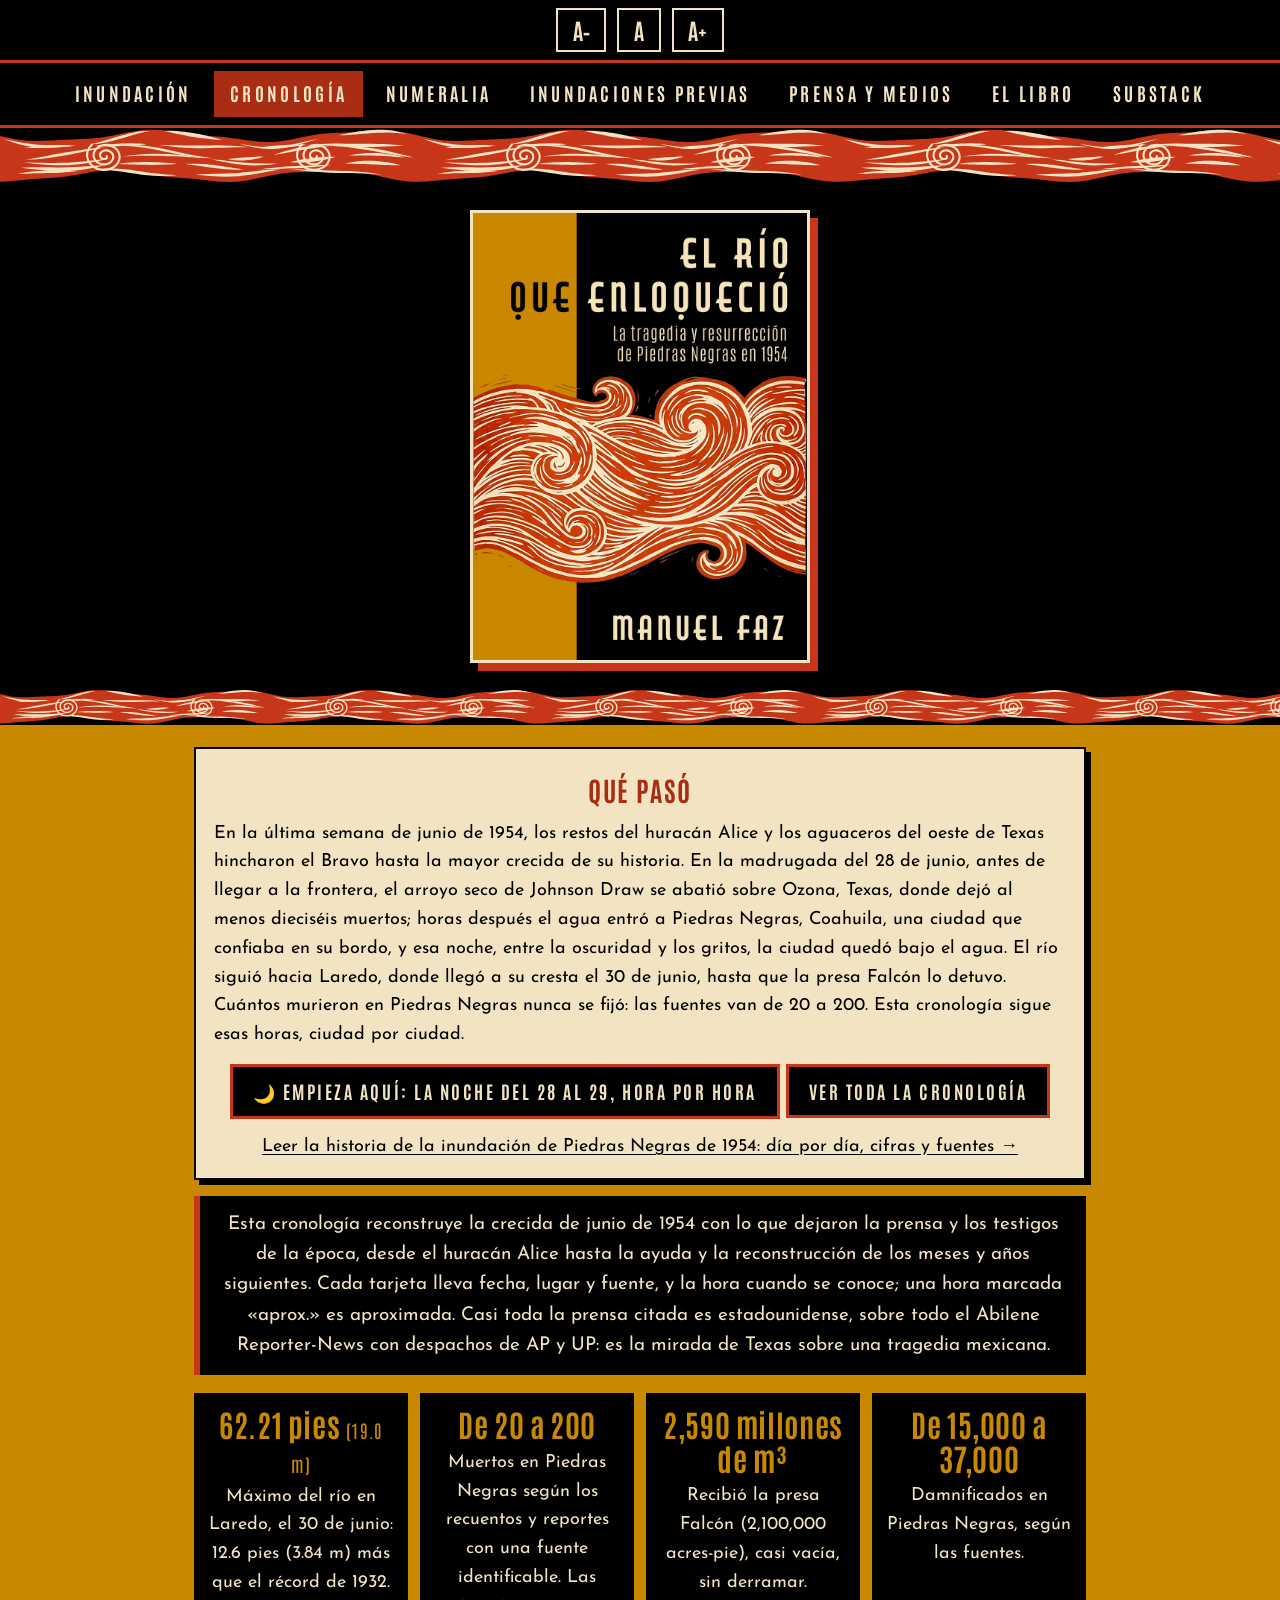
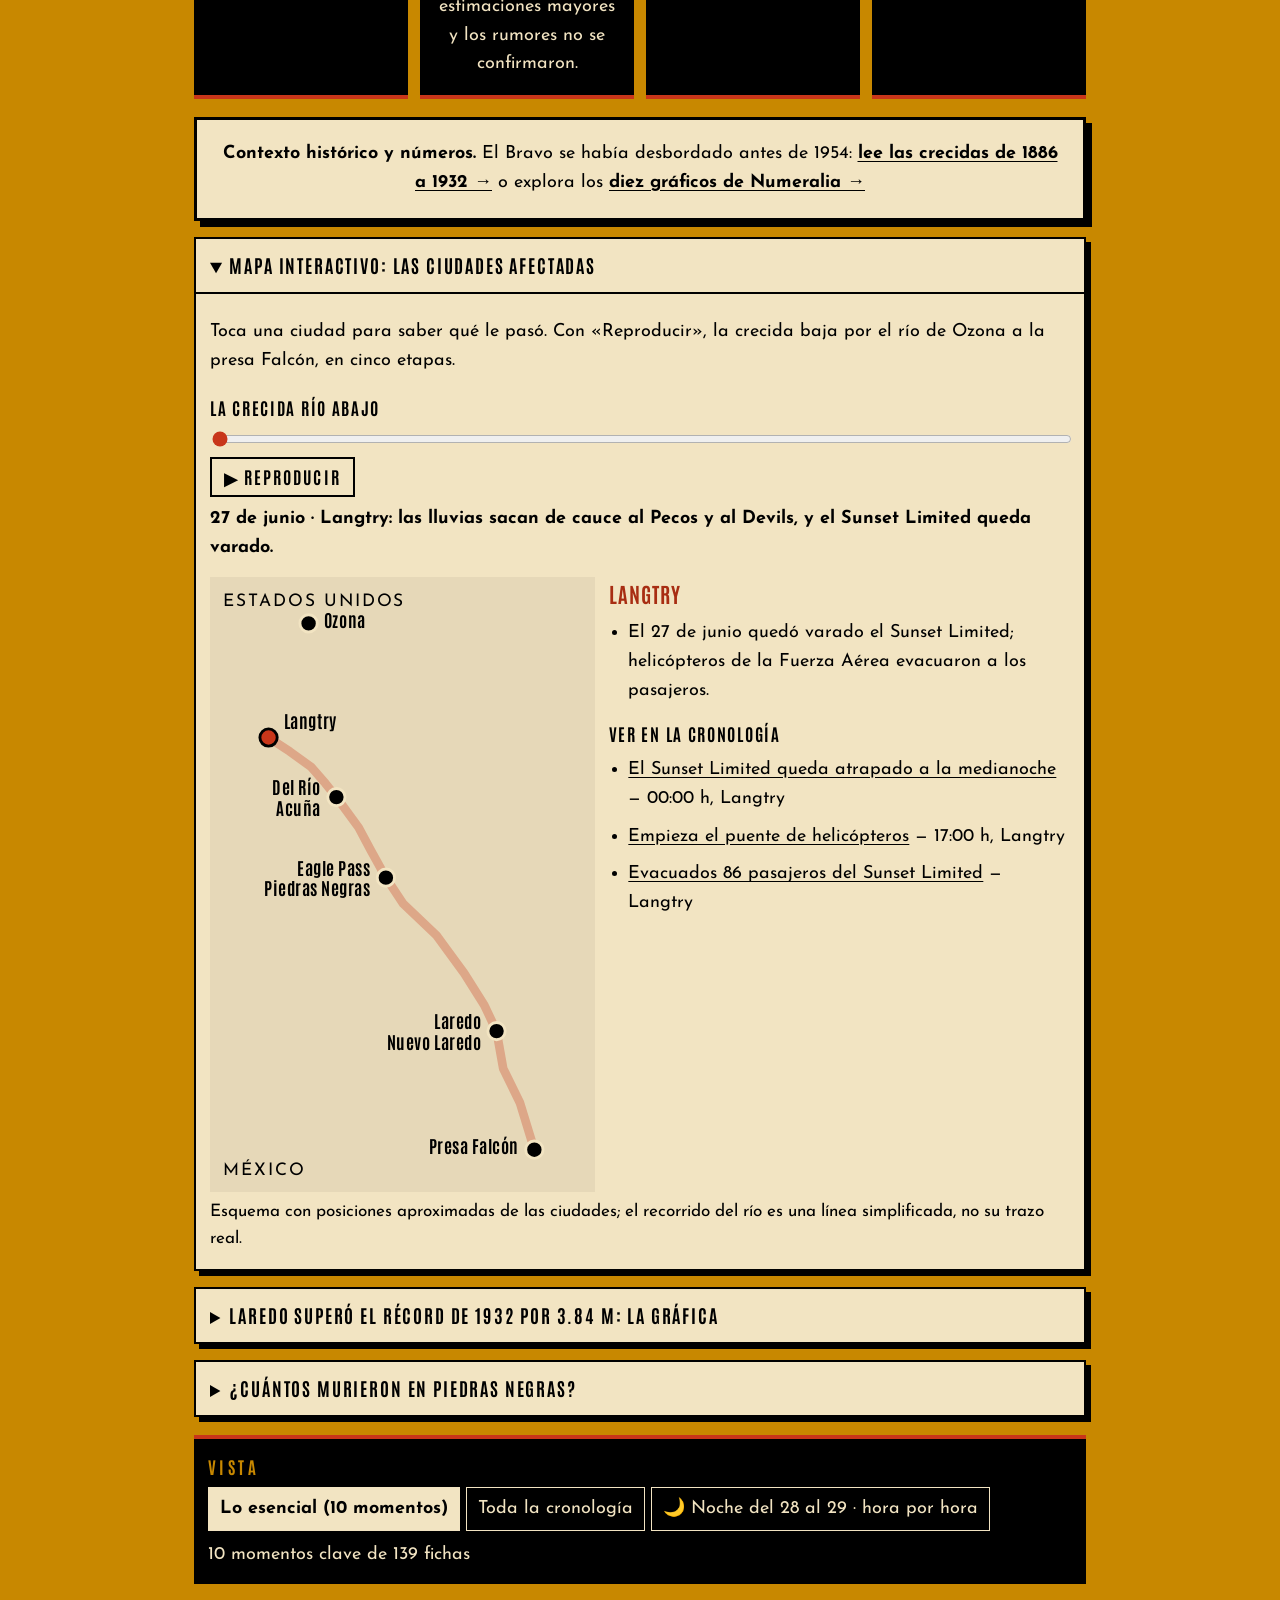
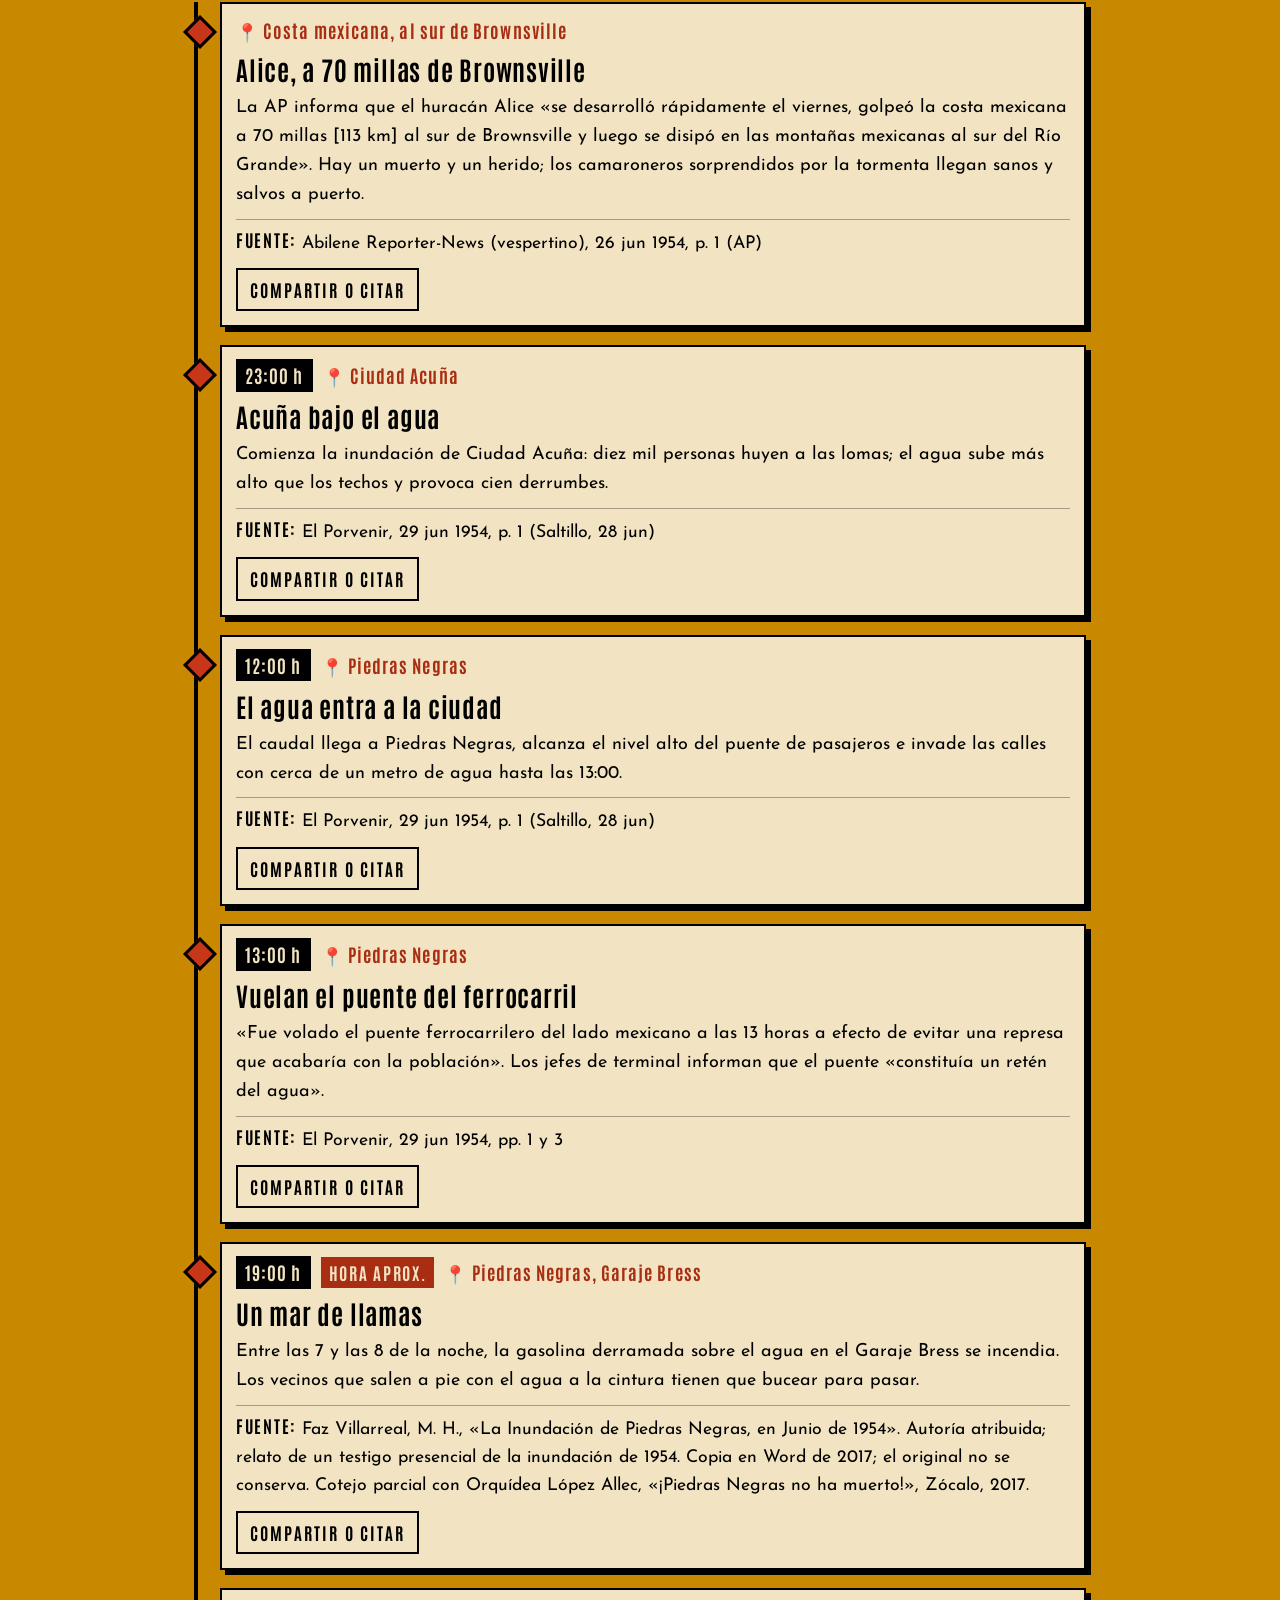
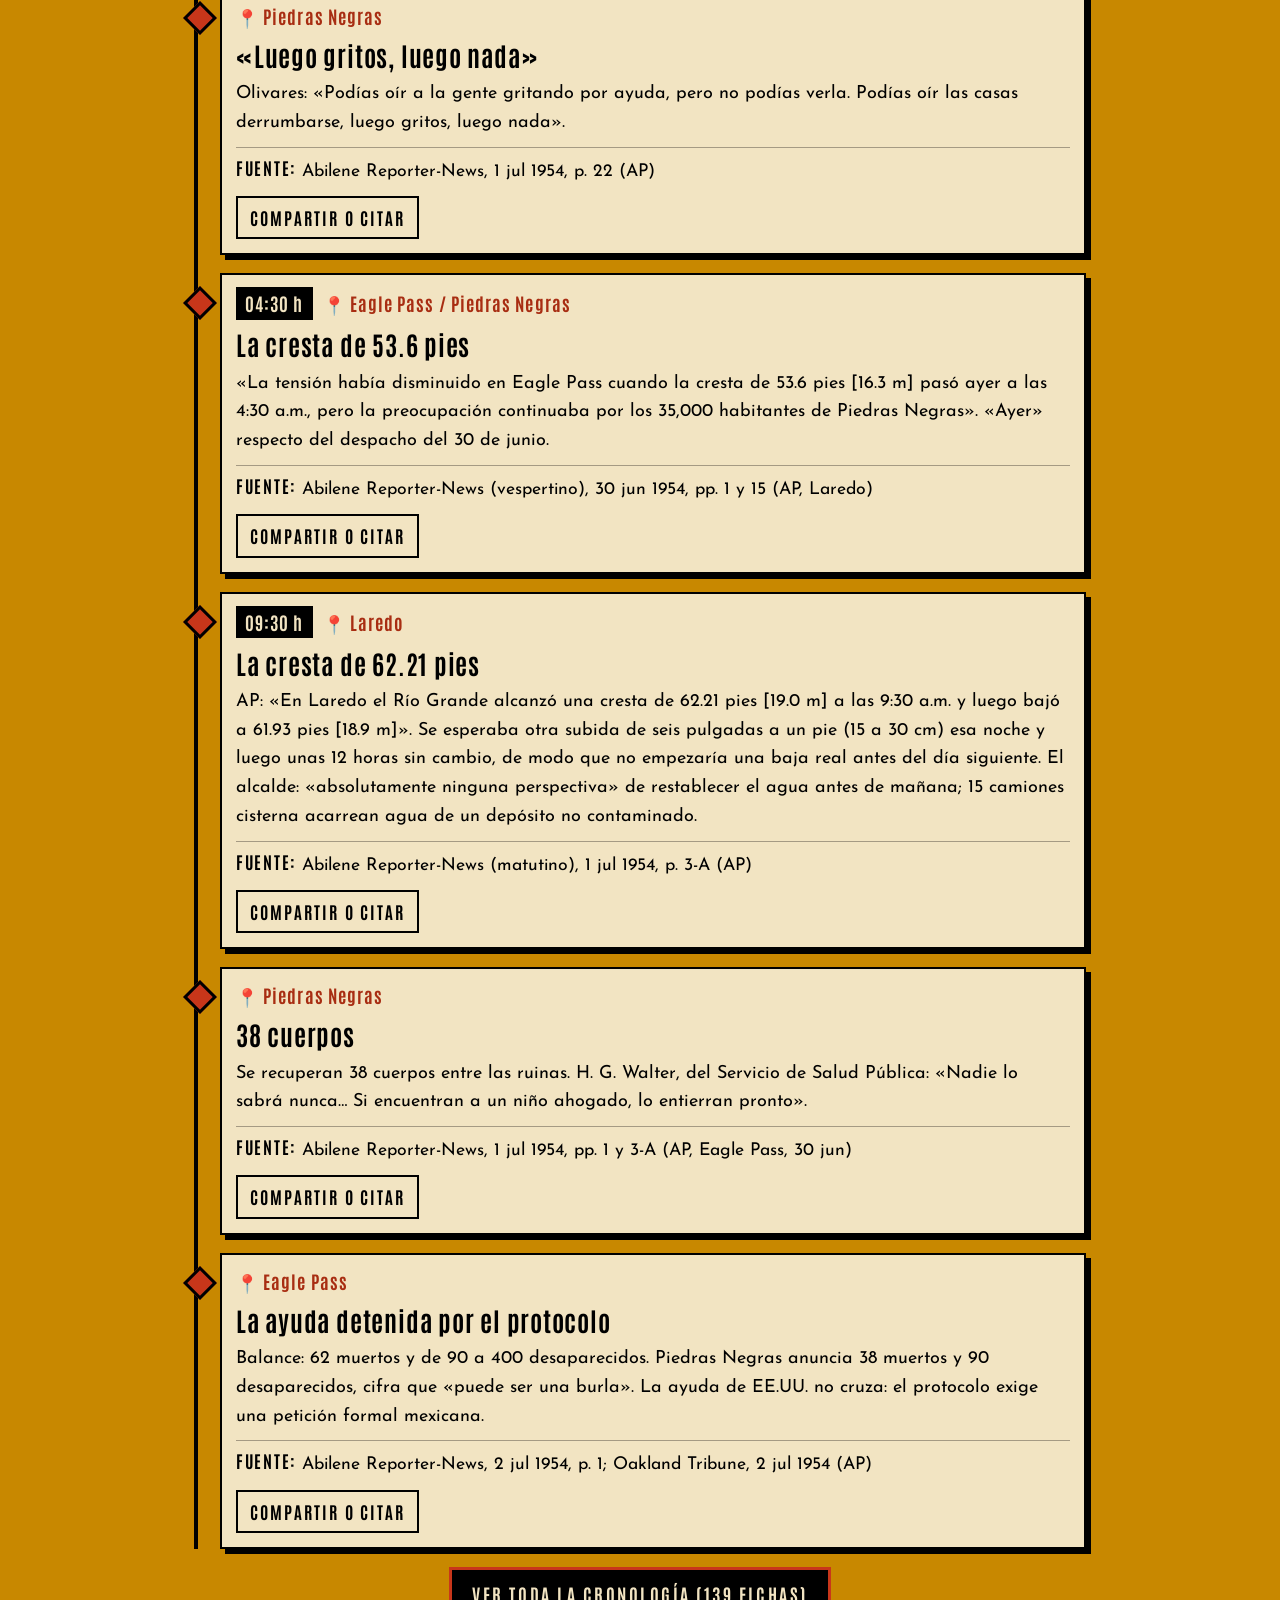
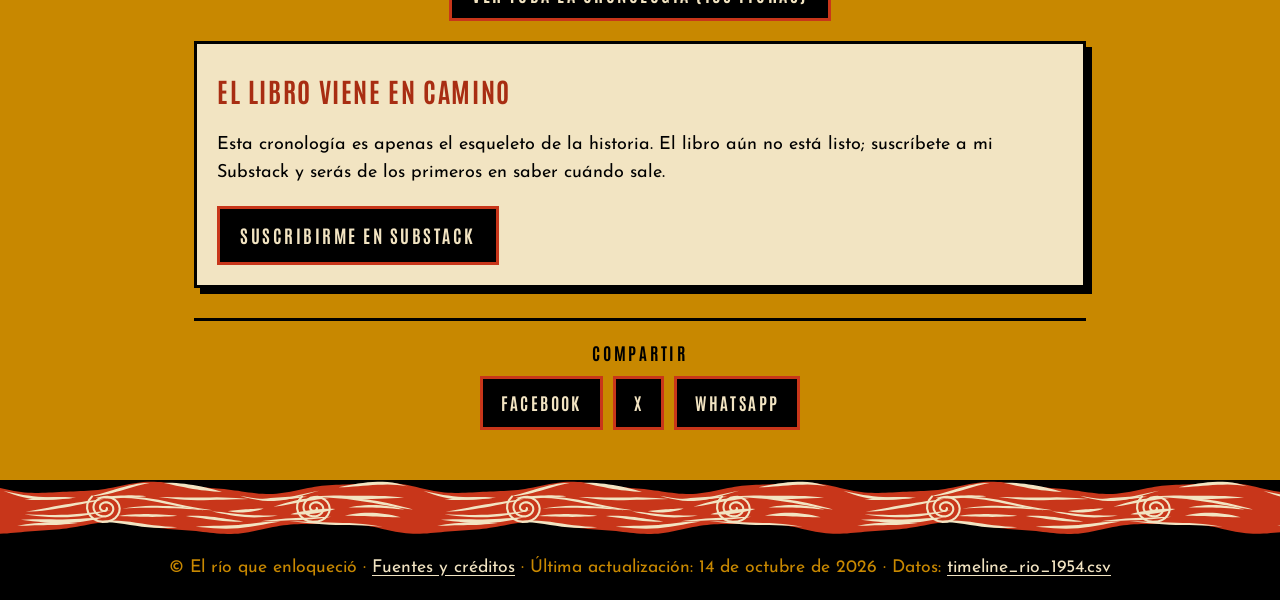
<file: index.html>
<!doctype html>
<html lang="es">
<head>
<meta charset="utf-8">
<meta name="viewport" content="width=device-width,initial-scale=1">
<title>Cronología de la inundación de Piedras Negras de 1954 · El río que enloqueció</title>
<meta name="description" content="Cronología documental de la inundación de Piedras Negras de 1954: qué pasó hora por hora, con mapa, gráfica, cifras y fuentes de prensa y testimonios.">
<link rel="canonical" href="https://matonfaz.github.io/el-rio-que-enloquecio/">
<meta name="google-site-verification" content="gzjj2rmyRRwtlHzSV2208_wPuhHSD-E_uaImBfnhxF8" />
<meta property="og:type" content="website"><meta property="og:locale" content="es_MX"><meta property="og:site_name" content="El río que enloqueció"><meta property="og:title" content="Cronología de la inundación de Piedras Negras de 1954 · El río que enloqueció"><meta property="og:description" content="Cronología documental de la inundación de Piedras Negras de 1954: qué pasó hora por hora, con mapa, gráfica, cifras y fuentes de prensa y testimonios."><meta property="og:url" content="https://matonfaz.github.io/el-rio-que-enloquecio/"><meta property="og:image" content="https://matonfaz.github.io/el-rio-que-enloquecio/portada-web.jpg"><meta property="og:image:alt" content="Portada de El río que enloqueció, de Manuel Faz: grabado en linóleo de una ola roja sobre fondo mostaza y negro">
<meta name="twitter:card" content="summary_large_image"><meta name="twitter:title" content="Cronología de la inundación de Piedras Negras de 1954 · El río que enloqueció"><meta name="twitter:description" content="Cronología documental de la inundación de Piedras Negras de 1954: qué pasó hora por hora, con mapa, gráfica, cifras y fuentes de prensa y testimonios."><meta name="twitter:image" content="https://matonfaz.github.io/el-rio-que-enloquecio/portada-web.jpg"><meta name="twitter:image:alt" content="Portada de El río que enloqueció, de Manuel Faz: grabado en linóleo de una ola roja sobre fondo mostaza y negro">
<link rel="preconnect" href="https://fonts.googleapis.com"><link rel="preconnect" href="https://fonts.gstatic.com" crossorigin>
<link href="https://fonts.googleapis.com/css2?family=Antonio:wght@400;700&family=Josefin+Sans:wght@400;700&display=swap" rel="stylesheet">
<link rel="icon" href="data:image/svg+xml,%3Csvg xmlns=%27http://www.w3.org/2000/svg%27 viewBox=%270 0 10 10%27%3E%3Cpath d=%27M5 0L10 5L5 10L0 5Z%27 fill=%27%23C65A1E%27/%3E%3C/svg%3E">
<link rel="stylesheet" href="css/style.css">
<script src="js/letra.js"></script>
<script type="application/ld+json">{"@context": "https://schema.org", "@type": "WebSite", "name": "El río que enloqueció", "alternateName": "El río que enloqueció: Piedras Negras 1954", "url": "https://matonfaz.github.io/el-rio-que-enloquecio/"}</script>
</head>
<body>
<nav class="menu" aria-label="Principal"><a href="inundacion-piedras-negras-1954.html">Inundación</a><a href="index.html" aria-current="page">Cronología</a><a href="numeralia.html">Numeralia</a><a href="antes.html">Inundaciones previas</a><a href="canciones.html">Prensa y medios</a><a href="libro.html">El libro</a><a href="substack.html">Substack</a></nav>
<div class="ondas"></div>
<header class="portada">
  <h1 class="solo-lectores">El río que enloqueció: La tragedia y resurrección de Piedras Negras en 1954</h1>
  <img src="portada-web.jpg" width="896" height="1200" alt="Portada de El río que enloqueció, de Manuel Faz: grabado en linóleo de una ola roja sobre fondo mostaza y negro">
</header>
<div class="ondas fina"></div>
<main>
  <section class="resumen" aria-label="Qué pasó">
    <h2>Qué pasó</h2>
    <p>En la última semana de junio de 1954, los restos del huracán Alice y los aguaceros del oeste de Texas hincharon el Bravo hasta la mayor crecida de su historia. En la madrugada del 28 de junio, antes de llegar a la frontera, el arroyo seco de Johnson Draw se abatió sobre Ozona, Texas, donde dejó al menos dieciséis muertos; horas después el agua entró a Piedras Negras, Coahuila, una ciudad que confiaba en su bordo, y esa noche, entre la oscuridad y los gritos, la ciudad quedó bajo el agua. El río siguió hacia Laredo, donde llegó a su cresta el 30 de junio, hasta que la presa Falcón lo detuvo. Cuántos murieron en Piedras Negras nunca se fijó: las fuentes van de 20 a 200. Esta cronología sigue esas horas, ciudad por ciudad.</p>
    <p class="empieza"><button type="button" class="boton" id="btn-empieza">🌙 Empieza aquí: la noche del 28 al 29, hora por hora</button> <button type="button" class="boton" id="btn-toda">Ver toda la cronología</button></p>
    <p class="empieza"><a href="inundacion-piedras-negras-1954.html">Leer la historia de la inundación de Piedras Negras de 1954: día por día, cifras y fuentes →</a></p>
  </section>
  <div class="intro">Esta cronología reconstruye la crecida de junio de 1954 con lo que dejaron la prensa y los testigos de la época, desde el huracán Alice hasta la ayuda y la reconstrucción de los meses y años siguientes. Cada tarjeta lleva fecha, lugar y fuente, y la hora cuando se conoce; una hora marcada «aprox.» es aproximada. Casi toda la prensa citada es estadounidense, sobre todo el Abilene Reporter-News con despachos de AP y UP: es la mirada de Texas sobre una tragedia mexicana.</div>
  <section class="cifras" aria-label="El río en cifras">
    <div class="cifra"><b>62.21 pies <small>(19.0 m)</small></b><span>Máximo del río en Laredo, el 30 de junio: 12.6 pies (3.84 m) más que el récord de 1932.</span></div>
    <div class="cifra"><b>De 20 a 200</b><span>Muertos en Piedras Negras según los recuentos y reportes con una fuente identificable. Las estimaciones mayores y los rumores no se confirmaron.</span></div>
    <div class="cifra"><b>2,590 millones de m³</b><span>Recibió la presa Falcón (2,100,000 acres-pie), casi vacía, sin derramar.</span></div>
    <div class="cifra"><b>De 15,000 a 37,000</b><span>Damnificados en Piedras Negras, según las fuentes.</span></div>
  </section>
  <aside class="panel contexto"><b>Contexto histórico y números.</b> El Bravo se había desbordado antes de 1954: <a href="antes.html">lee las crecidas de 1886 a 1932 →</a> o explora los <a href="numeralia.html">diez gráficos de Numeralia →</a></aside>
  <details class="desplegable" id="mapa-det" open>
    <summary>Mapa interactivo: las ciudades afectadas</summary>
    <div class="desplegable-c">
      <p>Toca una ciudad para saber qué le pasó. Con «Reproducir», la crecida baja por el río de Ozona a la presa Falcón, en cinco etapas.</p>
      <div class="creciente">
        <label for="creciente-r">La crecida río abajo</label>
        <input type="range" id="creciente-r" min="0" max="4" step="1" value="0">
        <button type="button" class="ficha-comp" id="creciente-play">▶ Reproducir</button>
        <p class="creciente-t" id="creciente-t" aria-live="polite"></p>
      </div>
      <div class="mapa-i">
        <svg id="mapa-svg" viewBox="0 0 400 640" role="group" aria-label="Mapa esquemático del río Bravo entre Ozona y la presa Falcón" xmlns="http://www.w3.org/2000/svg"></svg>
        <div class="mapa-i-panel" id="mapa-panel" aria-live="polite"></div>
      </div>
      <p class="nota-fig">Esquema con posiciones aproximadas de las ciudades; el recorrido del río es una línea simplificada, no su trazo real.</p>
    </div>
  </details>
  <details class="desplegable">
    <summary>Laredo superó el récord de 1932 por 3.84 m: la gráfica</summary>
    <div class="desplegable-c">
      <p><b>En Laredo, el río superó el récord de 1932 por 12.6 pies (3.84 m);</b> en Eagle Pass, por 4.6 pies (1.4 m) y en Del Río, por 5.2 pies (1.6 m).</p>
      <p class="desliza">Desliza hacia los lados para verlo completo →</p><div class="fig-scroll"><svg class="grafica" viewBox="0 0 640 330" role="img" aria-labelledby="gt gd" xmlns="http://www.w3.org/2000/svg">
<title id="gt">Altura de la crecida de 1954 frente al récord de 1932</title>
<desc id="gd">Del Río: 40.7 pies en 1954 contra 35.5 en 1932. Eagle Pass: 53.6 contra 49. Laredo: 62.21 contra 49.6.</desc>
<line x1="70" x2="620" y1="270.0" y2="270.0" stroke="currentColor" stroke-opacity=".25"/><text x="62" y="274.0" text-anchor="end" font-size="15" fill="currentColor">0 pies</text>
<line x1="70" x2="620" y1="207.1" y2="207.1" stroke="currentColor" stroke-opacity=".25"/><text x="62" y="211.1" text-anchor="end" font-size="15" fill="currentColor">20 pies</text>
<line x1="70" x2="620" y1="144.3" y2="144.3" stroke="currentColor" stroke-opacity=".25"/><text x="62" y="148.3" text-anchor="end" font-size="15" fill="currentColor">40 pies</text>
<line x1="70" x2="620" y1="81.4" y2="81.4" stroke="currentColor" stroke-opacity=".25"/><text x="62" y="85.4" text-anchor="end" font-size="15" fill="currentColor">60 pies</text>
<rect x="118" y="158.4" width="50" height="111.6" fill="var(--negro)"/>
<text x="143" y="140.4" text-anchor="middle" font-size="16" font-weight="700" fill="currentColor">35.5 pies</text>
<text x="143" y="153.4" text-anchor="middle" font-size="14" fill="currentColor">(10.8 m)</text>
<text x="143" y="286" text-anchor="middle" font-size="15" fill="currentColor">1932</text>
<rect x="172" y="142.1" width="50" height="127.9" fill="var(--rojo)"/>
<text x="197" y="124.1" text-anchor="middle" font-size="16" font-weight="700" fill="currentColor">40.7 pies</text>
<text x="197" y="137.1" text-anchor="middle" font-size="14" fill="currentColor">(12.4 m)</text>
<text x="197" y="286" text-anchor="middle" font-size="15" fill="currentColor">1954</text>
<text x="170" y="308" text-anchor="middle" font-size="18" font-weight="700" fill="currentColor" class="ciudad">Del Río</text>
<rect x="308" y="116.0" width="50" height="154.0" fill="var(--negro)"/>
<text x="333" y="98.0" text-anchor="middle" font-size="16" font-weight="700" fill="currentColor">49 pies</text>
<text x="333" y="111.0" text-anchor="middle" font-size="14" fill="currentColor">(14.9 m)</text>
<text x="333" y="286" text-anchor="middle" font-size="15" fill="currentColor">1932</text>
<rect x="362" y="101.5" width="50" height="168.5" fill="var(--rojo)"/>
<text x="387" y="83.5" text-anchor="middle" font-size="16" font-weight="700" fill="currentColor">53.6 pies</text>
<text x="387" y="96.5" text-anchor="middle" font-size="14" fill="currentColor">(16.3 m)</text>
<text x="387" y="286" text-anchor="middle" font-size="15" fill="currentColor">1954</text>
<text x="360" y="308" text-anchor="middle" font-size="18" font-weight="700" fill="currentColor" class="ciudad">Eagle Pass</text>
<rect x="498" y="114.1" width="50" height="155.9" fill="var(--negro)"/>
<text x="523" y="96.1" text-anchor="middle" font-size="16" font-weight="700" fill="currentColor">49.6 pies</text>
<text x="523" y="109.1" text-anchor="middle" font-size="14" fill="currentColor">(15.1 m)</text>
<text x="523" y="286" text-anchor="middle" font-size="15" fill="currentColor">1932</text>
<rect x="552" y="74.5" width="50" height="195.5" fill="var(--rojo)"/>
<text x="577" y="56.5" text-anchor="middle" font-size="16" font-weight="700" fill="currentColor">62.21 pies</text>
<text x="577" y="69.5" text-anchor="middle" font-size="14" fill="currentColor">(19.0 m)</text>
<text x="577" y="286" text-anchor="middle" font-size="15" fill="currentColor">1954</text>
<text x="550" y="308" text-anchor="middle" font-size="18" font-weight="700" fill="currentColor" class="ciudad">Laredo</text>
</svg></div>
      <p class="nota-fig">Del Río: 28 de junio. Eagle Pass: 29 de junio, 4:30 a.m. Laredo: 30 de junio, 9:30 a.m. Cada ciudad mide en su propia escala, así que las alturas no son comparables entre ciudades. Para Eagle Pass, una fuente da 49 pies (14.9 m) para 1932 y otra 40 (12.2 m); aquí se usa 49.</p>
    </div>
  </details>
  <details class="desplegable">
    <summary>¿Cuántos murieron en Piedras Negras?</summary>
    <div class="desplegable-c">
      <p>Las fuentes de la época no coinciden y la cifra real nunca se fijó. La de arriba, <b>de 20 a 200</b>, reúne los recuentos con fuente identificable; las estimaciones mayores y los rumores aparecen aquí, marcados, pero nunca se confirmaron.</p>
      <h3>En Piedras Negras</h3>
      <dl class="cifras-muertos">
        <dt>20 <span class="etiq">Reporte</span></dt><dd><b>30 de junio.</b> El Dr. Rodrigo Andalon, jefe del hospital de Piedras Negras, habla de 20 muertos conocidos (AP).</dd>
        <dt>38 <span class="etiq">Recuento</span></dt><dd><b>30 de junio.</b> Cuerpos recuperados entre las ruinas de la ciudad (AP). Es la cifra oficial durante varios días.</dd>
        <dt>200 <span class="etiq">Reporte</span></dt><dd><b>30 de junio.</b> El alguacil de Eagle Pass dice tener reportes de 200 cuerpos recuperados (AP).</dd>
        <dt>200 a 500 <span class="etiq">Estimación</span></dt><dd><b>30 de junio.</b> Estimación de funcionarios mexicanos, citada por un oficial de la Guardia Nacional (UP). No se confirmó.</dd>
        <dt>1,000 a 2,000 <span class="etiq">Rumor</span></dt><dd><b>30 de junio.</b> Rumores que un patrullero de caminos no puede confirmar: «no puedo confirmar ninguno» (AP).</dd>
        <dt>De 90 a 400 desaparecidos <span class="etiq">Reporte</span></dt><dd><b>1 y 2 de julio.</b> Las autoridades mexicanas dan 90 desaparecidos; un mayor del ejército mexicano dice que podrían ser hasta 400 (AP).</dd>
        <dt>200 <span class="etiq">Fuente anónima</span></dt><dd><b>3 de julio.</b> Una fuente anónima «cercana al gobernador» dice que 200 víctimas fueron identificadas y enterradas, y que hay ley marcial y censura (AP).</dd>
        <dt>40 y unos 90 desaparecidos <span class="etiq">Cifra oficial</span></dt><dd><b>5 de julio.</b> Cifras que mantienen los funcionarios mexicanos, que niegan las cifras mayores (AP).</dd>
      </dl>
      <h3>Total en toda la región (incluye Ozona, en Texas)</h3>
      <dl class="cifras-muertos">
        <dt>16 en Ozona <span class="etiq">Actas y lápidas</span></dt><dd><b>28 y 29 de junio.</b> Quince personas con certificado de defunción en Ozona más el niño Harold Jeffers (cuya fecha de muerte consta en su lápida de Dundee); la tarde del 27 murieron además dos jóvenes de Del Río en Live Oak Creek, 40 millas al suroeste. Las fuentes de la época oscilaron entre 13 (Fuerza Aérea, 1998), 15 (Bosworth), 16 (Weather Bureau y AP), 18 (prensa del 1 y 2 de julio) y 22 (informe sanitario de 1957).</dd>
        <dt>55 <span class="etiq">Recuento</span></dt><dd><b>30 de junio.</b> Total de muertos de toda la inundación: 38 en Piedras Negras, 16 en Ozona y uno en el río Pecos (AP).</dd>
        <dt>62 <span class="etiq">Recuento</span></dt><dd><b>2 de julio.</b> Total regional de muertos, según la AP.</dd>
      </dl>
      <p>Un funcionario de salud de Estados Unidos lo resumió así: «Nadie lo sabrá nunca… Si encuentran a un niño ahogado, lo entierran pronto».</p>
    </div>
  </details>
  <div id="contenido" hidden>
    <section class="controles" id="controles" aria-label="Filtros">
      <h3>Vista</h3>
      <div class="chips">
        <button type="button" class="chip" id="btn-clave" aria-pressed="true">Lo esencial (10 momentos)</button>
        <button type="button" class="chip" id="btn-todo" aria-pressed="false">Toda la cronología</button>
        <button type="button" class="chip noche" id="btn-noche" aria-pressed="false">🌙 Noche del 28 al 29 · hora por hora</button>
      </div>
      <div id="filtro-dias-wrap"><h3>Día</h3><div class="chips" id="filtro-dias"></div></div>
      <div id="nav-horas" hidden><h3>Ir a la hora</h3><div class="horas-nav" id="horas-links"></div></div>
      <div id="filtro-lugar-wrap"><h3><label for="filtro-lugar">Lugar</label></h3>
      <select id="filtro-lugar"></select></div>
      <div class="estado" id="estado" role="status" aria-live="polite"></div>
    </section>
    <section id="timeline" aria-label="Eventos"></section>
  </div>
  <noscript><div class="error">Esta cronología necesita JavaScript activado.</div></noscript>
  <aside class="panel cta">
    <h2>El libro viene en camino</h2>
    <p>Esta cronología es apenas el esqueleto de la historia. El libro aún no está listo; suscríbete a mi Substack y serás de los primeros en saber cuándo sale.</p>
    <div class="botones"><a class="boton" href="https://manuelfaznandin.substack.com/subscribe" target="_blank" rel="noopener">Suscribirme en Substack</a></div>
  </aside>
</main>
<div class="ondas"></div>
<footer>© El río que enloqueció · <a href="fuentes.html">Fuentes y créditos</a> · Última actualización: 14 de octubre de 2026 · Datos: <a href="timeline_rio_1954.csv" download>timeline_rio_1954.csv</a></footer>
<script src="js/timeline.js"></script>
<script src="js/mapa.js"></script>
<script src="js/compartir.js"></script>
<!-- Cloudflare Web Analytics --><script type='module' src='https://static.cloudflareinsights.com/beacon.min.js' data-cf-beacon='{"token": "662d54eaece742d682d154d69804e19e"}'></script><!-- End Cloudflare Web Analytics -->
</body>
</html>
</file>
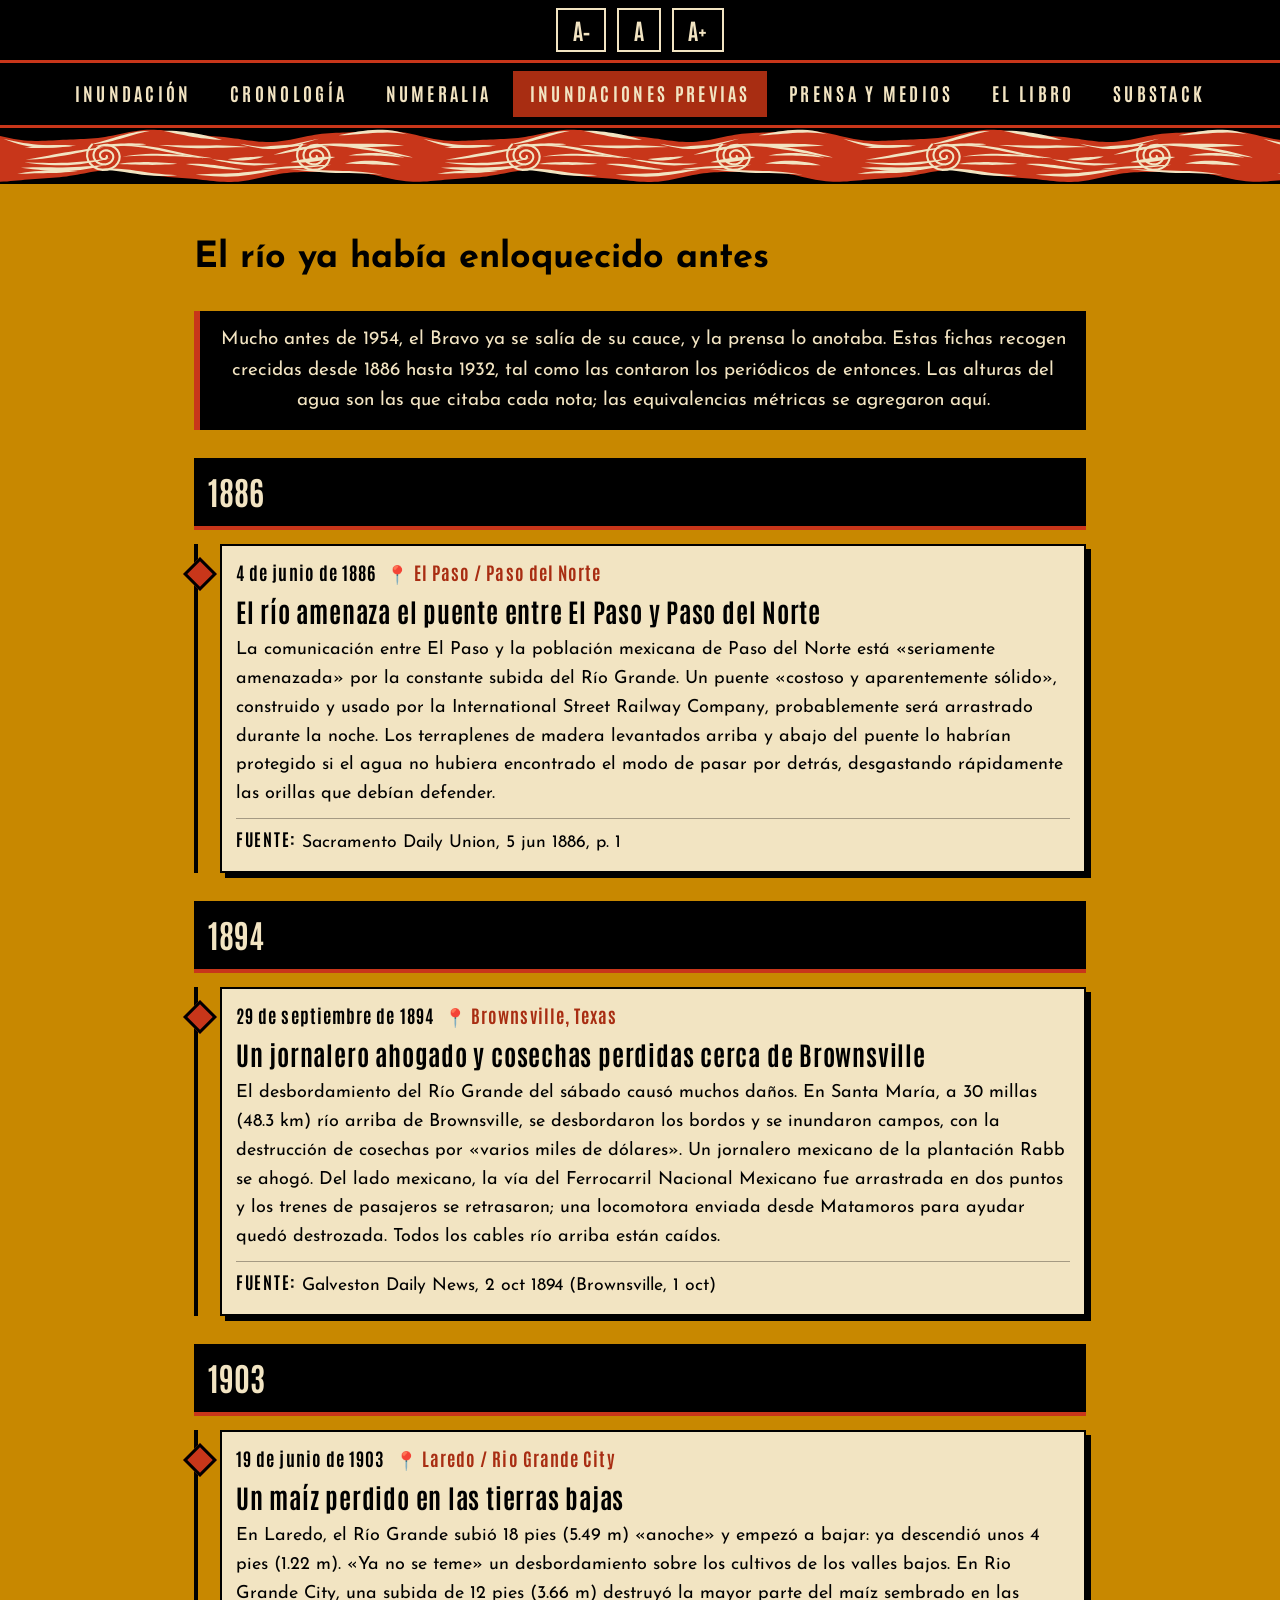
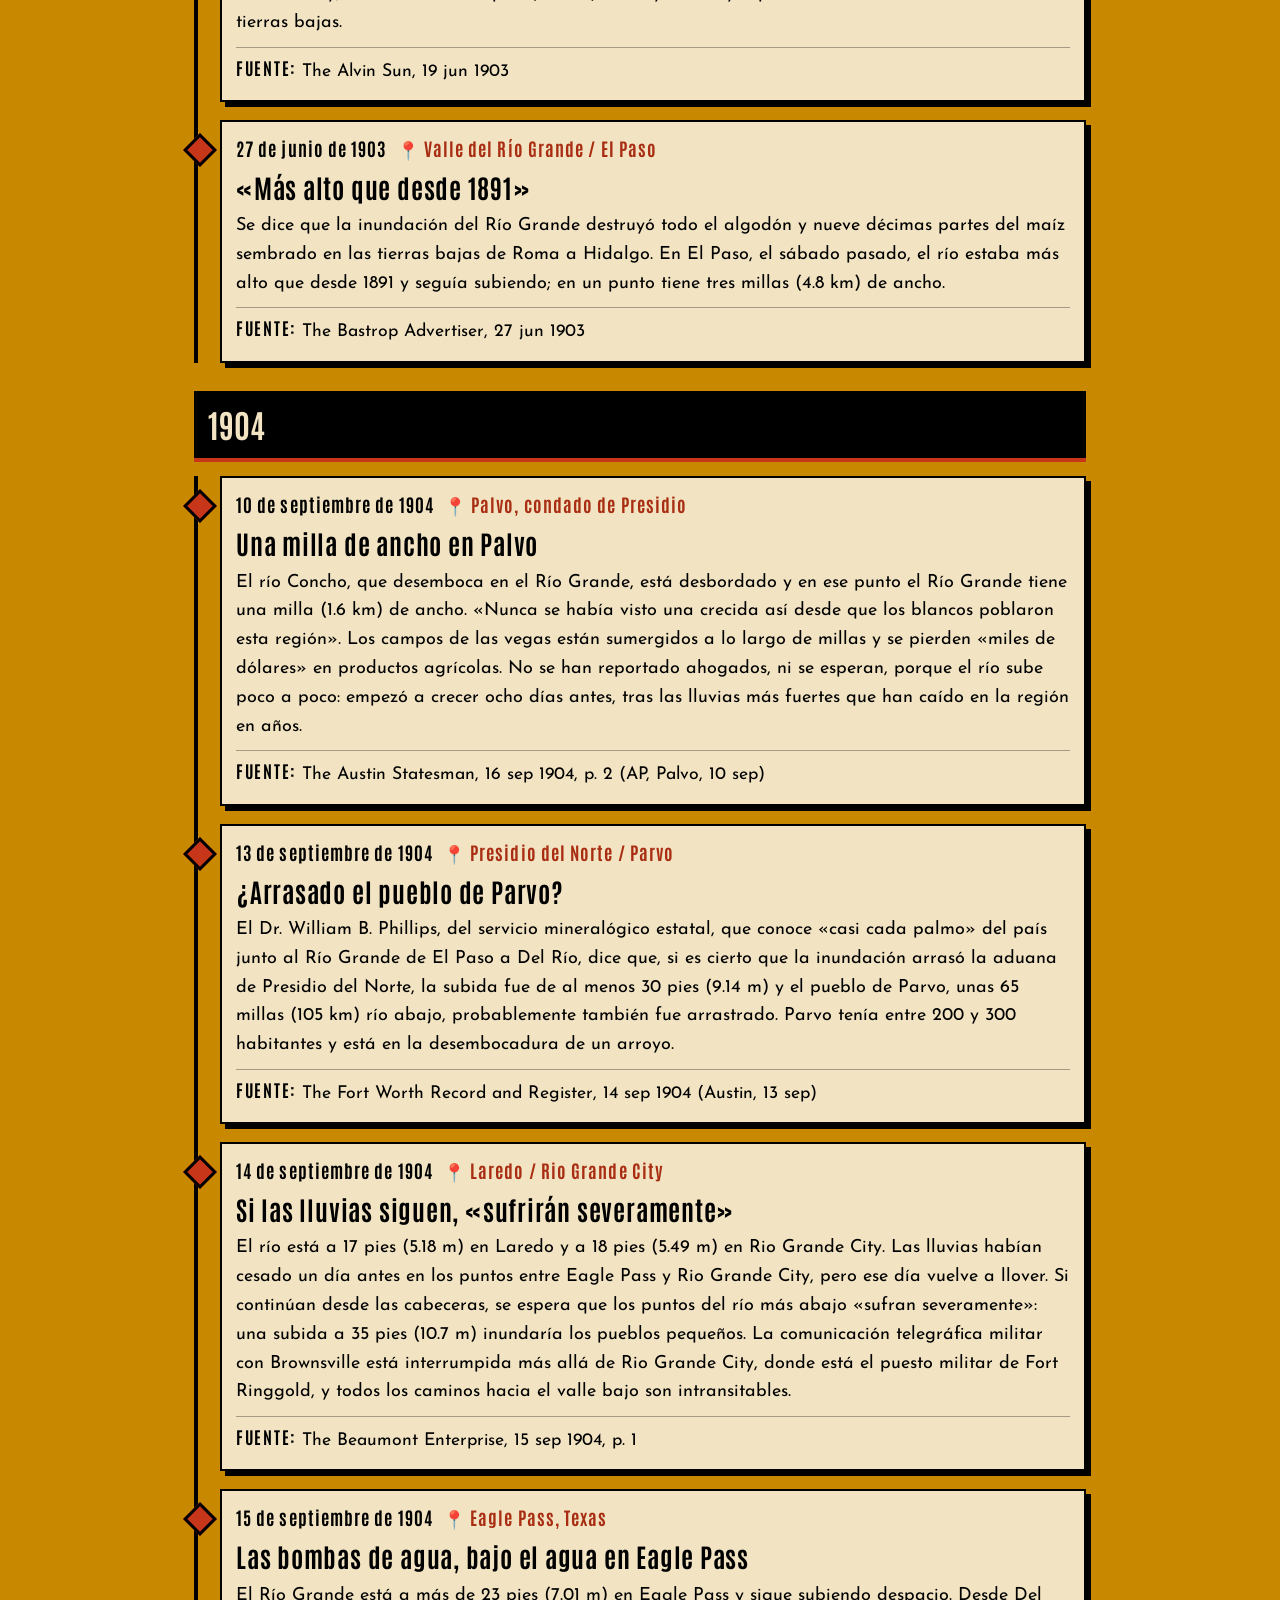
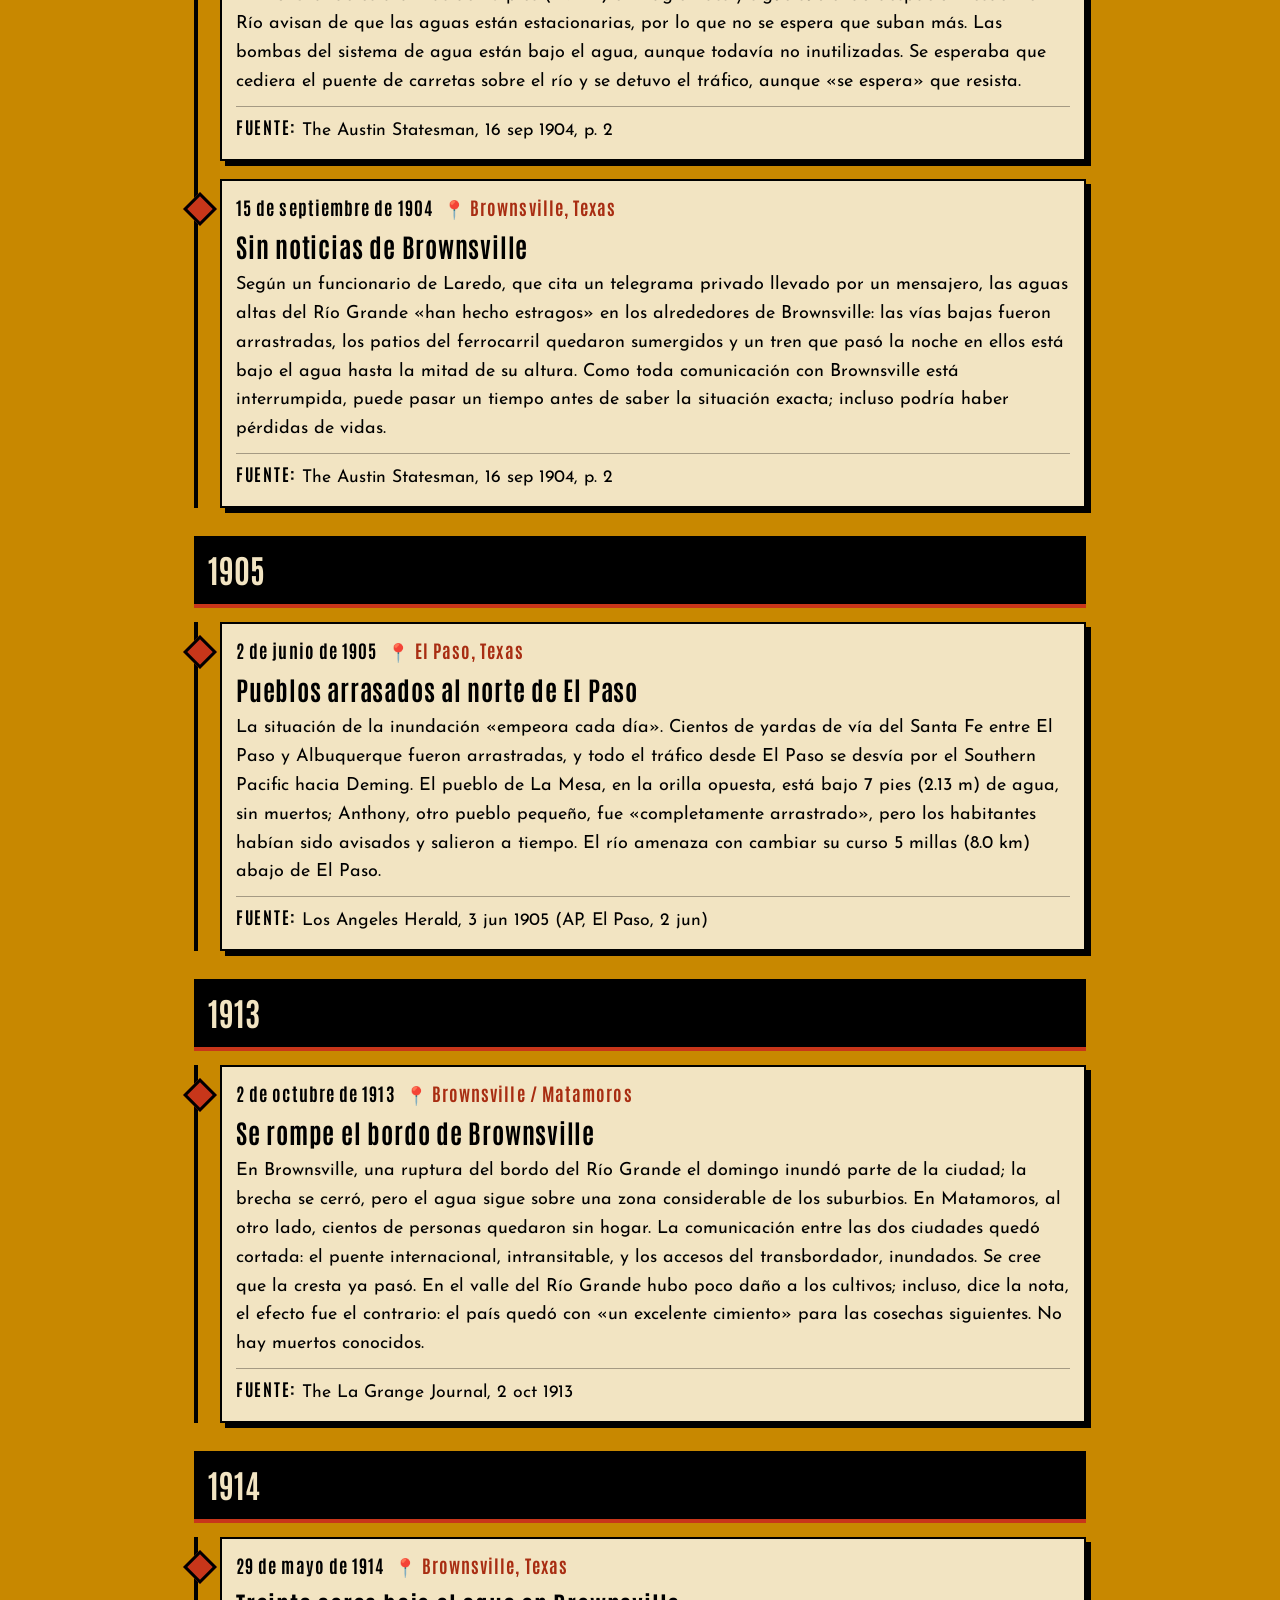
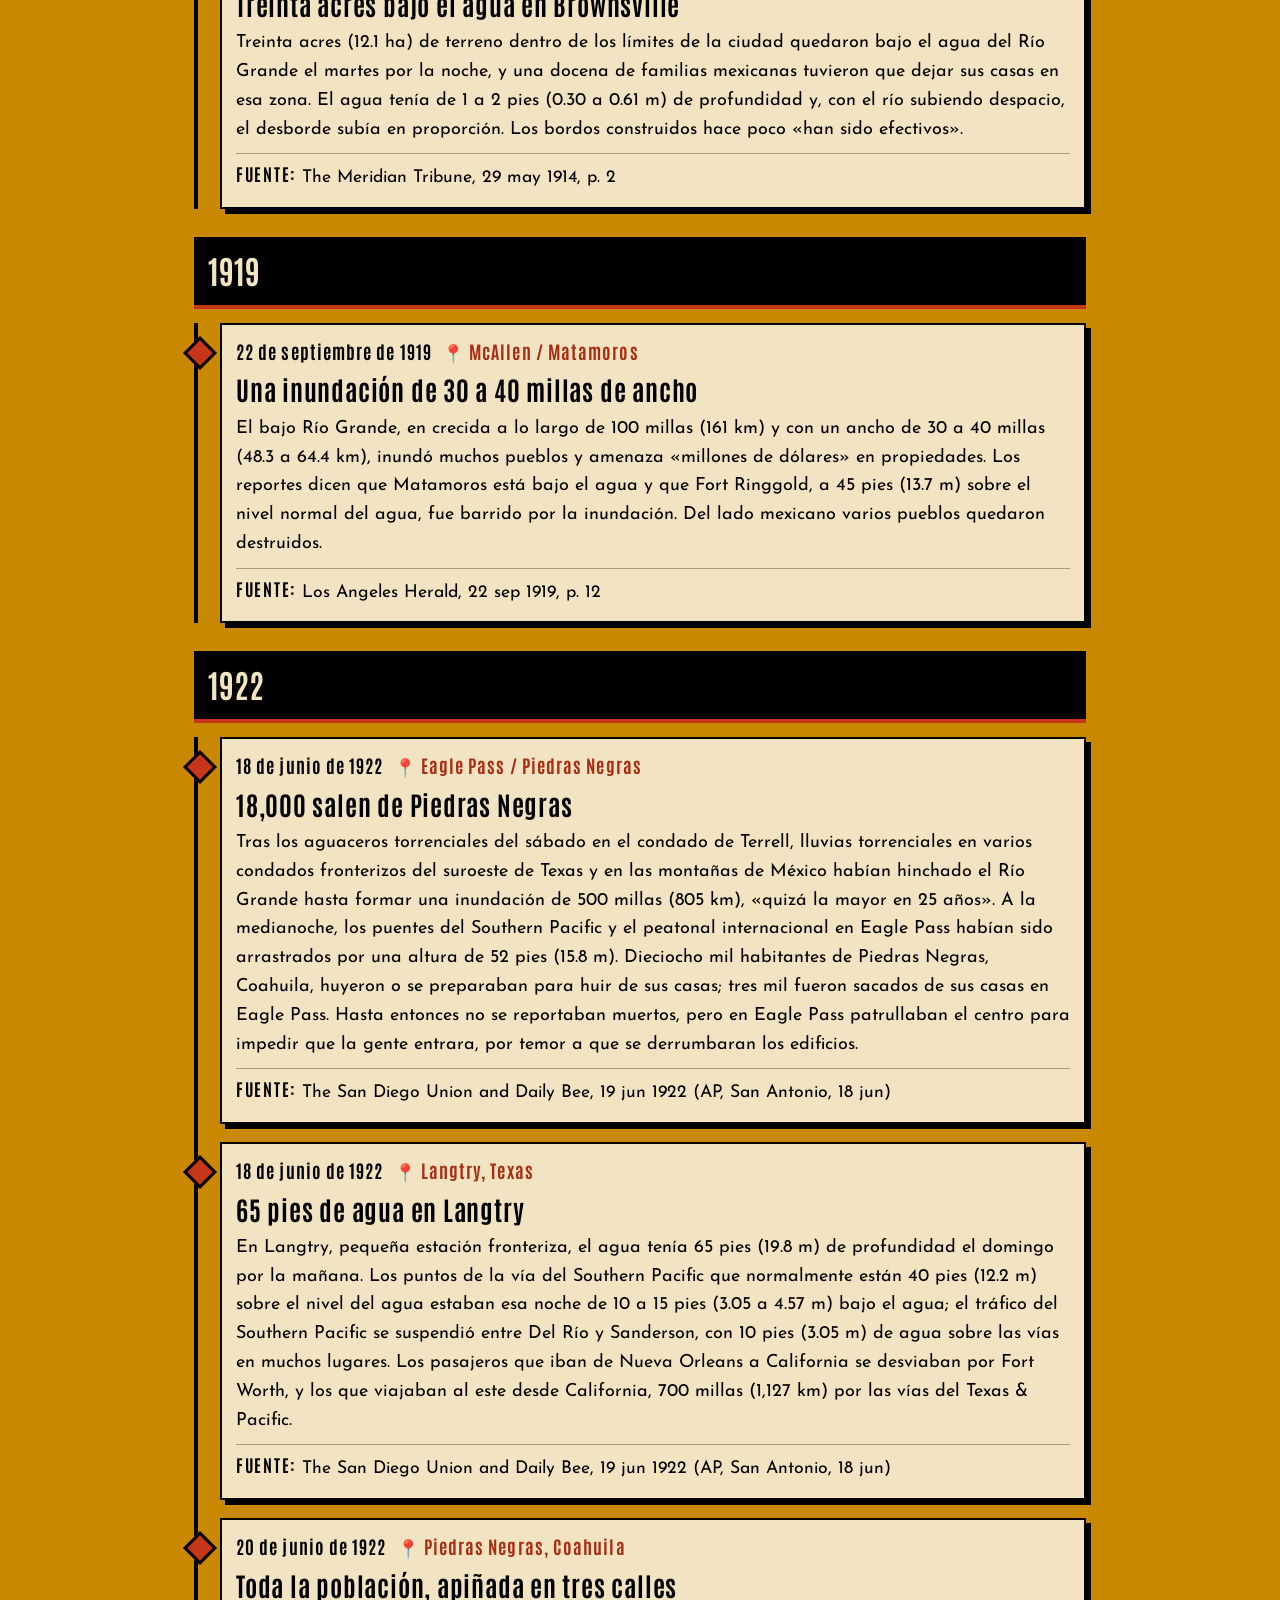
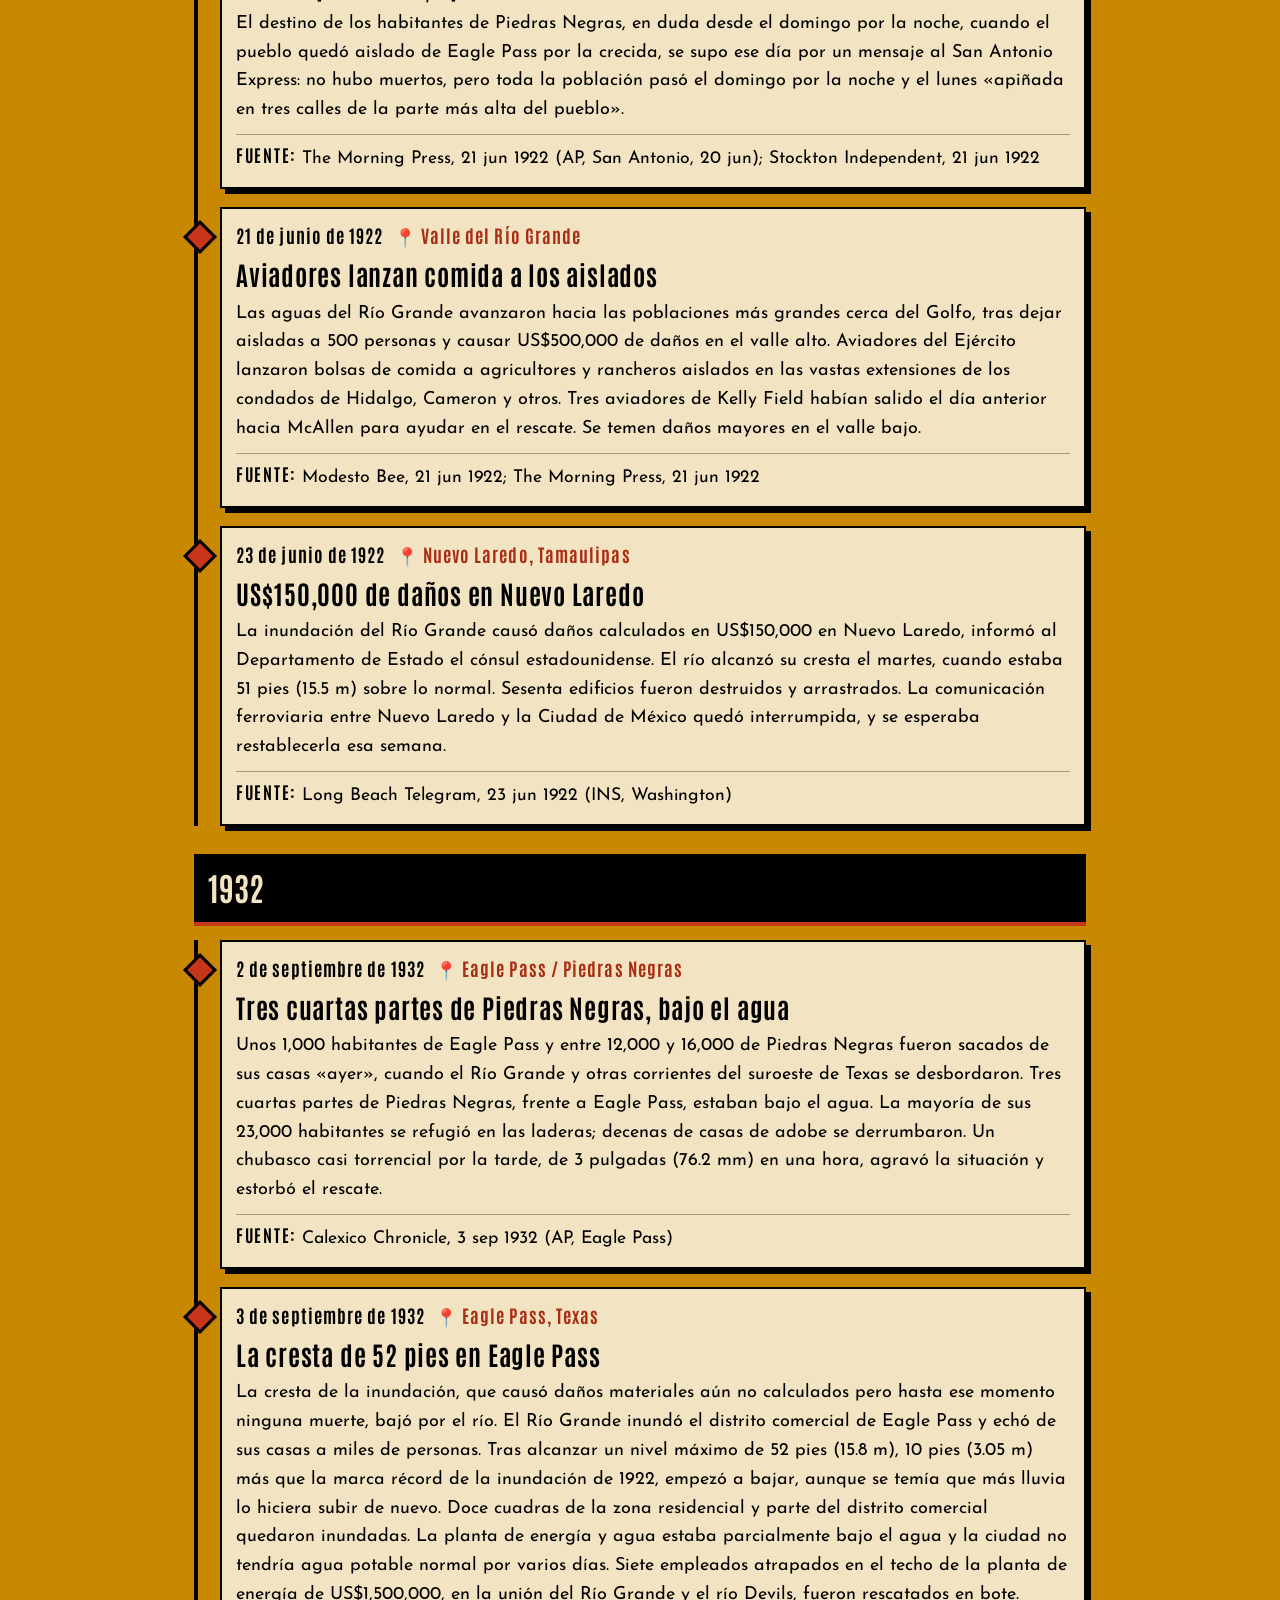
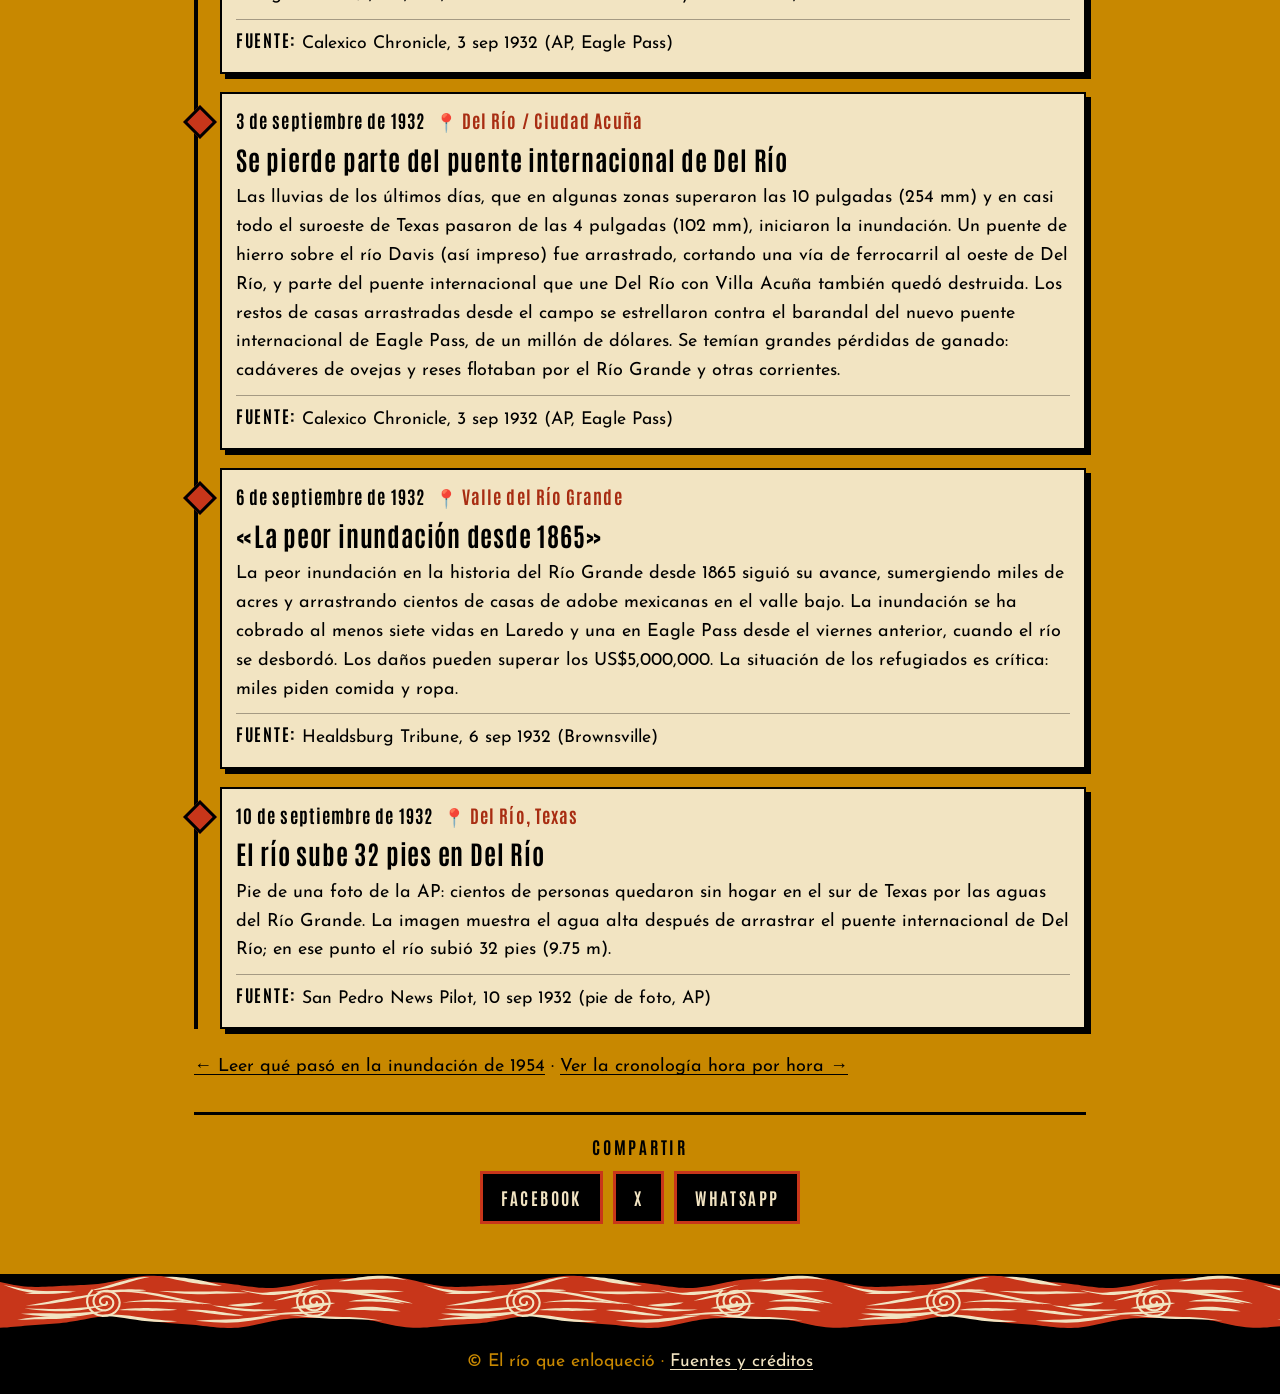
<file: antes.html>
<!doctype html>
<html lang="es">
<head>
<meta charset="utf-8">
<meta name="viewport" content="width=device-width,initial-scale=1">
<title>Crecidas del río Bravo antes de 1954 · El río que enloqueció</title>
<meta name="description" content="Las crecidas del río Bravo anteriores a 1954, de 1886 a 1932, según la prensa de la época: el antecedente de la gran inundación de Piedras Negras.">
<link rel="canonical" href="https://matonfaz.github.io/el-rio-que-enloquecio/antes.html">
<meta property="og:type" content="website"><meta property="og:locale" content="es_MX"><meta property="og:site_name" content="El río que enloqueció"><meta property="og:title" content="Crecidas del río Bravo antes de 1954 · El río que enloqueció"><meta property="og:description" content="Las crecidas del río Bravo anteriores a 1954, de 1886 a 1932, según la prensa de la época: el antecedente de la gran inundación de Piedras Negras."><meta property="og:url" content="https://matonfaz.github.io/el-rio-que-enloquecio/antes.html"><meta property="og:image" content="https://matonfaz.github.io/el-rio-que-enloquecio/portada-web.jpg"><meta property="og:image:alt" content="Portada de El río que enloqueció, de Manuel Faz: grabado en linóleo de una ola roja sobre fondo mostaza y negro">
<meta name="twitter:card" content="summary_large_image"><meta name="twitter:title" content="Crecidas del río Bravo antes de 1954 · El río que enloqueció"><meta name="twitter:description" content="Las crecidas del río Bravo anteriores a 1954, de 1886 a 1932, según la prensa de la época: el antecedente de la gran inundación de Piedras Negras."><meta name="twitter:image" content="https://matonfaz.github.io/el-rio-que-enloquecio/portada-web.jpg"><meta name="twitter:image:alt" content="Portada de El río que enloqueció, de Manuel Faz: grabado en linóleo de una ola roja sobre fondo mostaza y negro">
<link rel="preconnect" href="https://fonts.googleapis.com"><link rel="preconnect" href="https://fonts.gstatic.com" crossorigin>
<link href="https://fonts.googleapis.com/css2?family=Antonio:wght@400;700&family=Josefin+Sans:wght@400;700&display=swap" rel="stylesheet">
<link rel="icon" href="data:image/svg+xml,%3Csvg xmlns=%27http://www.w3.org/2000/svg%27 viewBox=%270 0 10 10%27%3E%3Cpath d=%27M5 0L10 5L5 10L0 5Z%27 fill=%27%23C65A1E%27/%3E%3C/svg%3E">
<link rel="stylesheet" href="css/style.css">
<script src="js/letra.js"></script>
<script type="application/ld+json">{"@context": "https://schema.org", "@type": "CollectionPage", "name": "Crecidas del río Bravo antes de 1954 · El río que enloqueció", "description": "Las crecidas del río Bravo anteriores a 1954, de 1886 a 1932, según la prensa de la época: el antecedente de la gran inundación de Piedras Negras.", "url": "https://matonfaz.github.io/el-rio-que-enloquecio/antes.html", "inLanguage": "es-MX", "isPartOf": {"@type": "WebSite", "name": "El río que enloqueció", "url": "https://matonfaz.github.io/el-rio-que-enloquecio/"}}</script>
</head>
<body>
<nav class="menu" aria-label="Principal"><a href="inundacion-piedras-negras-1954.html">Inundación</a><a href="index.html">Cronología</a><a href="numeralia.html">Numeralia</a><a href="antes.html" aria-current="page">Inundaciones previas</a><a href="canciones.html">Prensa y medios</a><a href="libro.html">El libro</a><a href="substack.html">Substack</a></nav>
<div class="ondas"></div>
<main>
  <h1>El río ya había enloquecido antes</h1>
  <div class="intro">Mucho antes de 1954, el Bravo ya se salía de su cauce, y la prensa lo anotaba. Estas fichas recogen crecidas desde 1886 hasta 1932, tal como las contaron los periódicos de entonces. Las alturas del agua son las que citaba cada nota; las equivalencias métricas se agregaron aquí.</div>
  <div id="antes-lista"><noscript><div class="error">Esta página necesita JavaScript activado.</div></noscript></div>
  <p class="volver"><a href="inundacion-piedras-negras-1954.html">← Leer qué pasó en la inundación de 1954</a> · <a href="index.html">Ver la cronología hora por hora →</a></p>
</main>
<div class="ondas"></div>
<footer>© El río que enloqueció · <a href="fuentes.html">Fuentes y créditos</a></footer>
<script src="js/antes.js"></script>
<script src="js/compartir.js"></script>
<!-- Cloudflare Web Analytics --><script type='module' src='https://static.cloudflareinsights.com/beacon.min.js' data-cf-beacon='{"token": "662d54eaece742d682d154d69804e19e"}'></script><!-- End Cloudflare Web Analytics -->
</body>
</html>
</file>
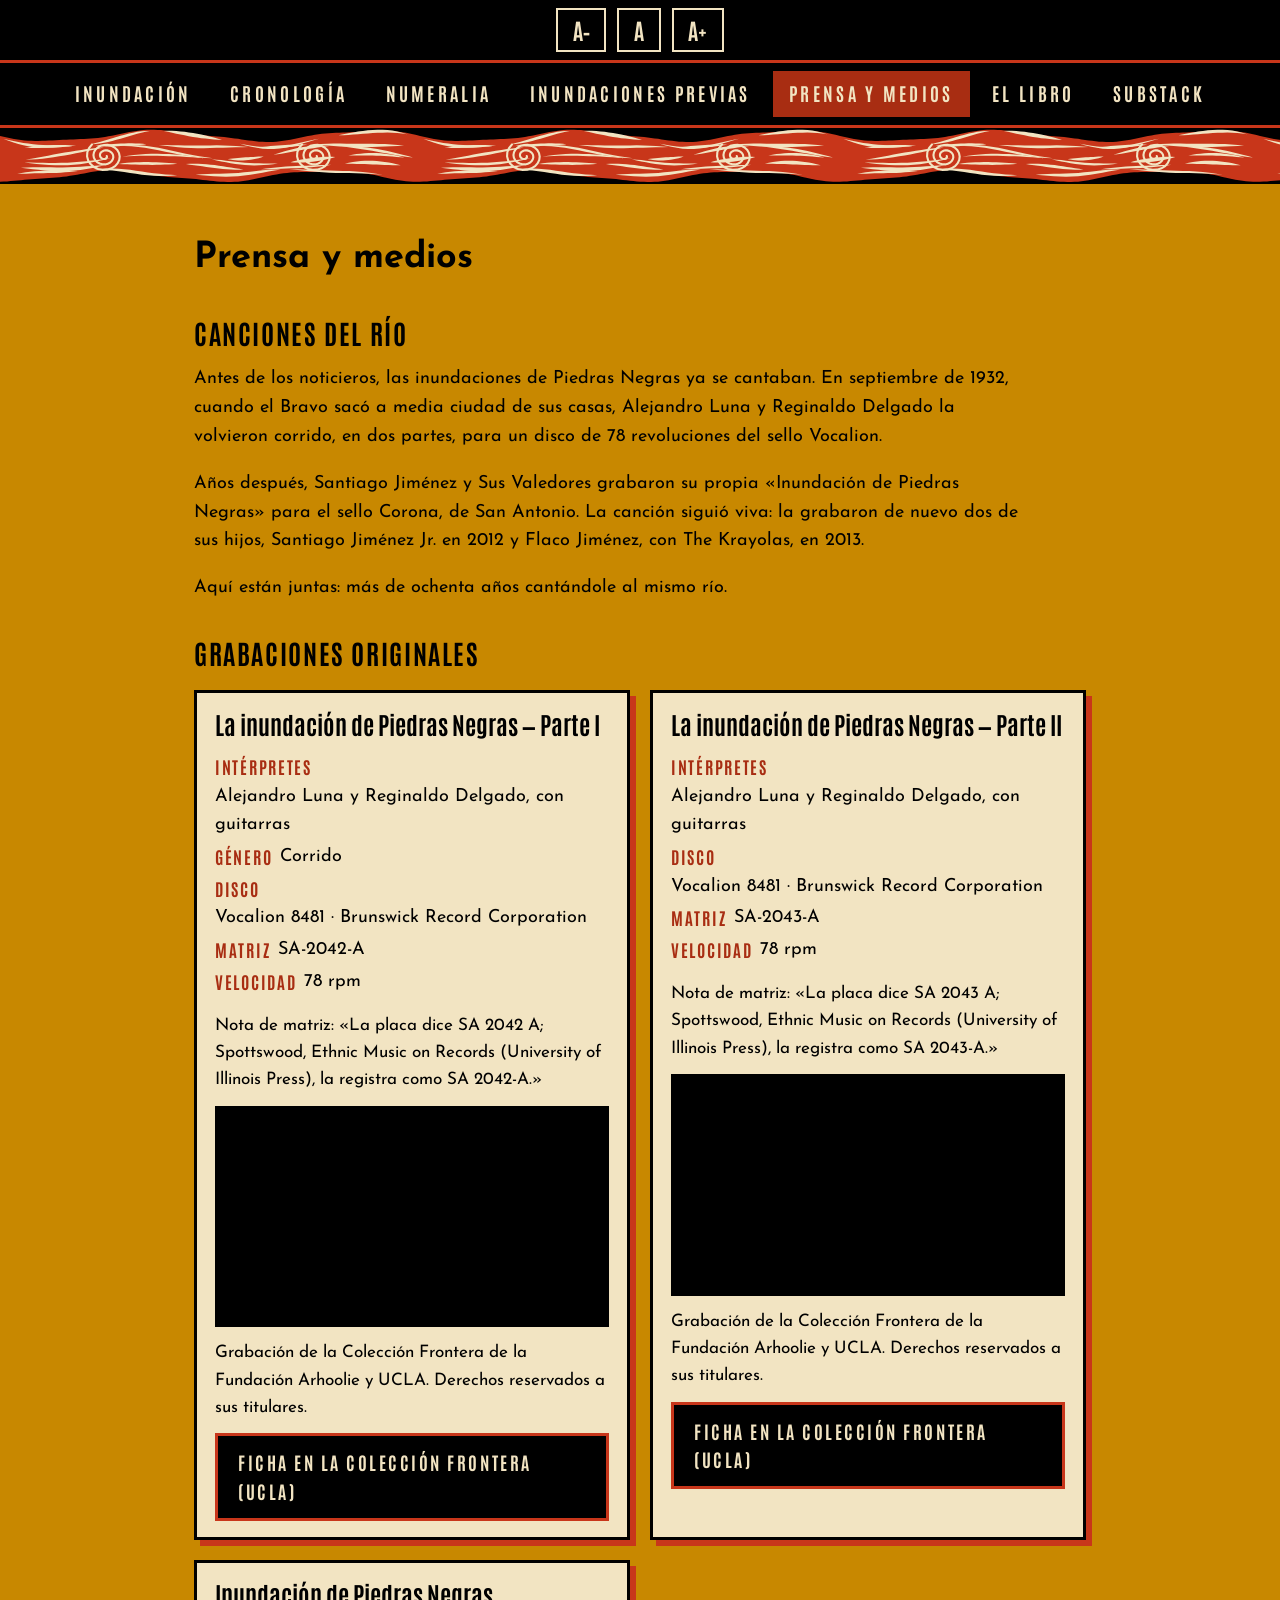
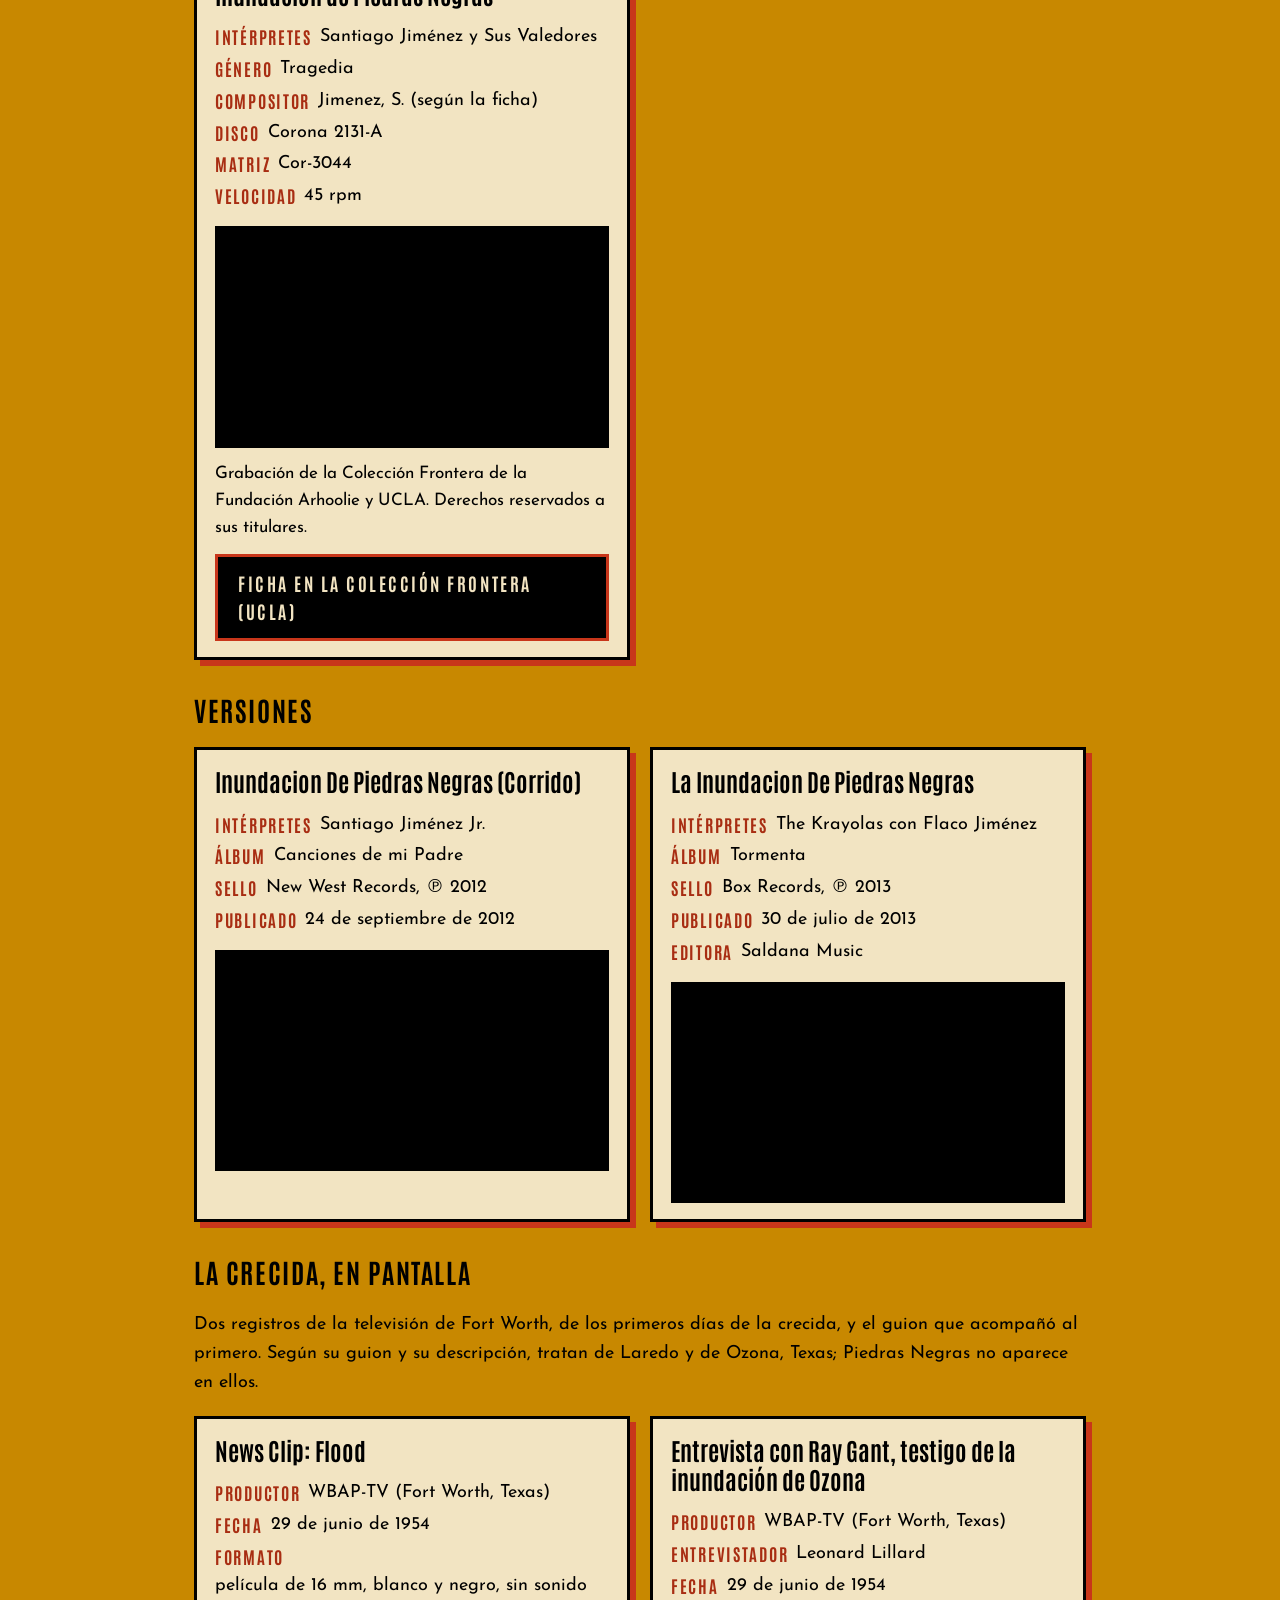
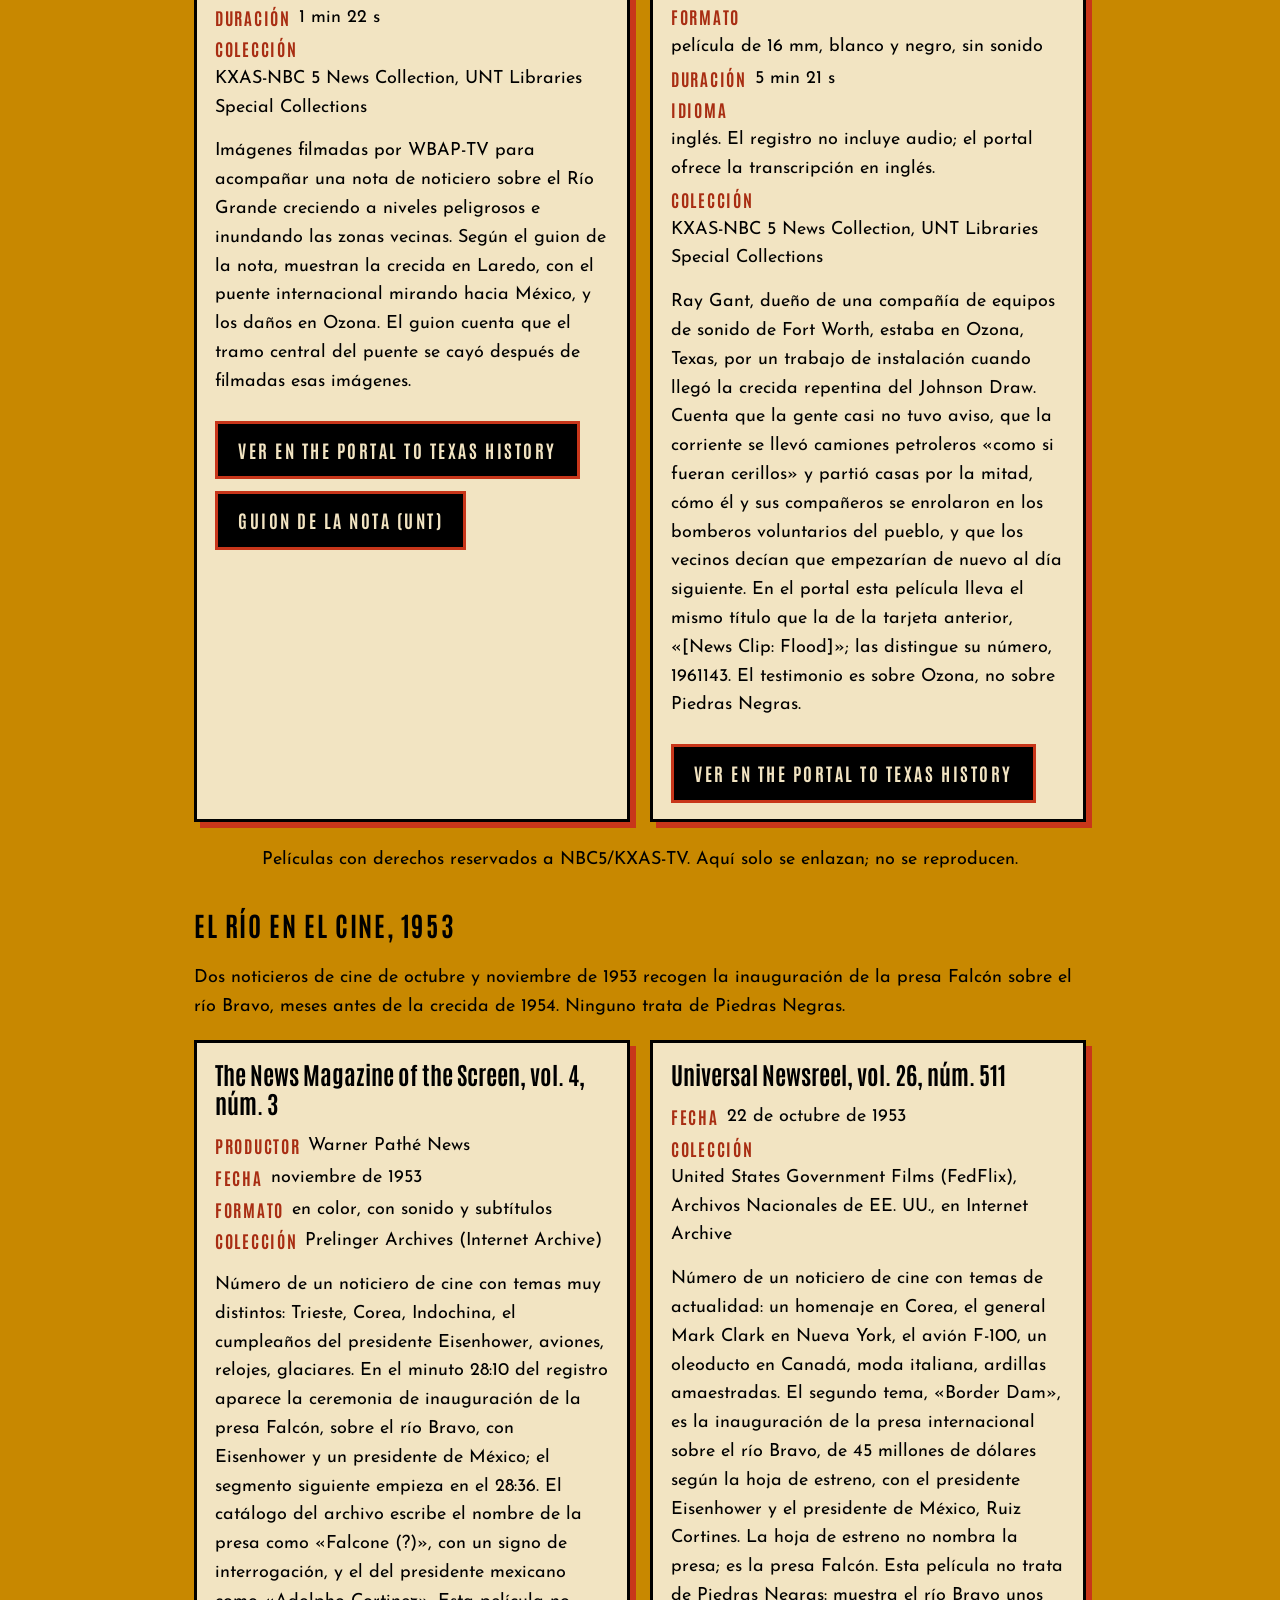
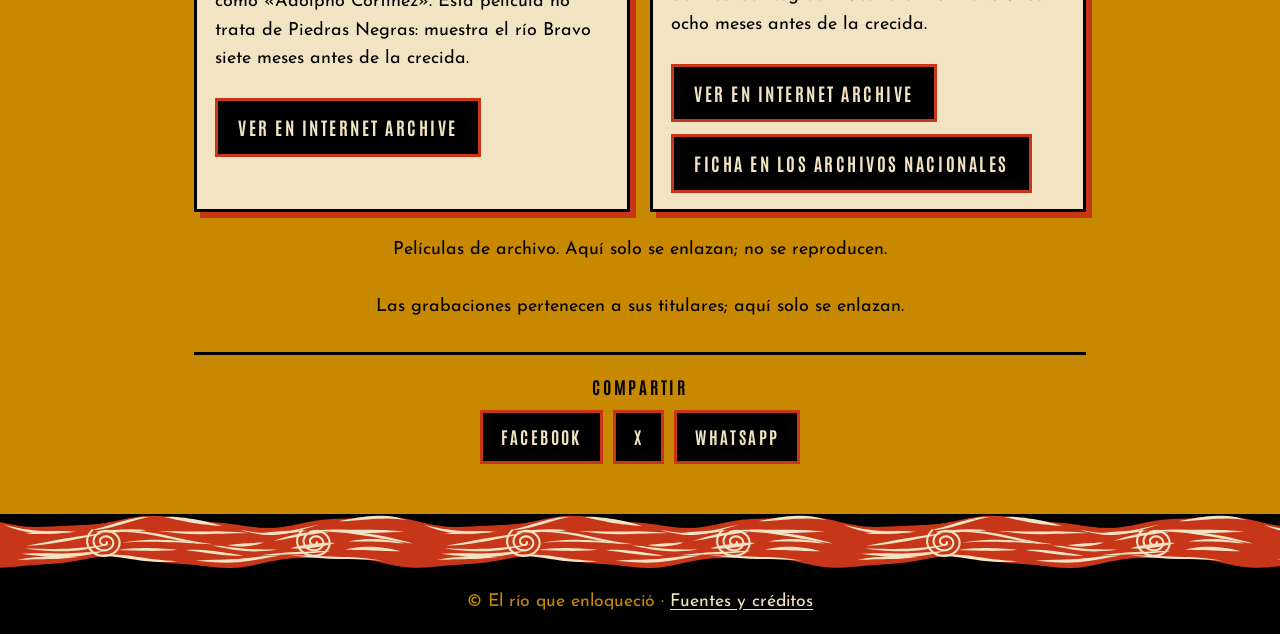
<file: canciones.html>
<!doctype html>
<html lang="es">
<head>
<meta charset="utf-8">
<meta name="viewport" content="width=device-width,initial-scale=1">
<title>Prensa y medios: canciones, noticieros y cine · El río que enloqueció</title>
<meta name="description" content="Corridos y versiones grabadas sobre la inundación de Piedras Negras de 1954, noticieros de la crecida en pantalla y el río Bravo en el cine de 1953.">
<link rel="canonical" href="https://matonfaz.github.io/el-rio-que-enloquecio/canciones.html">
<meta property="og:type" content="website"><meta property="og:locale" content="es_MX"><meta property="og:site_name" content="El río que enloqueció"><meta property="og:title" content="Prensa y medios: canciones, noticieros y cine · El río que enloqueció"><meta property="og:description" content="Corridos y versiones grabadas sobre la inundación de Piedras Negras de 1954, noticieros de la crecida en pantalla y el río Bravo en el cine de 1953."><meta property="og:url" content="https://matonfaz.github.io/el-rio-que-enloquecio/canciones.html"><meta property="og:image" content="https://matonfaz.github.io/el-rio-que-enloquecio/portada-web.jpg"><meta property="og:image:alt" content="Portada de El río que enloqueció, de Manuel Faz: grabado en linóleo de una ola roja sobre fondo mostaza y negro">
<meta name="twitter:card" content="summary_large_image"><meta name="twitter:title" content="Prensa y medios: canciones, noticieros y cine · El río que enloqueció"><meta name="twitter:description" content="Corridos y versiones grabadas sobre la inundación de Piedras Negras de 1954, noticieros de la crecida en pantalla y el río Bravo en el cine de 1953."><meta name="twitter:image" content="https://matonfaz.github.io/el-rio-que-enloquecio/portada-web.jpg"><meta name="twitter:image:alt" content="Portada de El río que enloqueció, de Manuel Faz: grabado en linóleo de una ola roja sobre fondo mostaza y negro">
<link rel="preconnect" href="https://fonts.googleapis.com"><link rel="preconnect" href="https://fonts.gstatic.com" crossorigin>
<link href="https://fonts.googleapis.com/css2?family=Antonio:wght@400;700&family=Josefin+Sans:wght@400;700&display=swap" rel="stylesheet">
<link rel="icon" href="data:image/svg+xml,%3Csvg xmlns=%27http://www.w3.org/2000/svg%27 viewBox=%270 0 10 10%27%3E%3Cpath d=%27M5 0L10 5L5 10L0 5Z%27 fill=%27%23C65A1E%27/%3E%3C/svg%3E">
<link rel="stylesheet" href="css/style.css">
<script src="js/letra.js"></script>
<script type="application/ld+json">{"@context": "https://schema.org", "@type": "CollectionPage", "name": "Prensa y medios: canciones, noticieros y cine · El río que enloqueció", "description": "Corridos y versiones grabadas sobre la inundación de Piedras Negras de 1954, noticieros de la crecida en pantalla y el río Bravo en el cine de 1953.", "url": "https://matonfaz.github.io/el-rio-que-enloquecio/canciones.html", "inLanguage": "es-MX", "isPartOf": {"@type": "WebSite", "name": "El río que enloqueció", "url": "https://matonfaz.github.io/el-rio-que-enloquecio/"}}</script>
</head>
<body>
<nav class="menu" aria-label="Principal"><a href="inundacion-piedras-negras-1954.html">Inundación</a><a href="index.html">Cronología</a><a href="numeralia.html">Numeralia</a><a href="antes.html">Inundaciones previas</a><a href="canciones.html" aria-current="page">Prensa y medios</a><a href="libro.html">El libro</a><a href="substack.html">Substack</a></nav>
<div class="ondas"></div>
<main>
  <h1>Prensa y medios</h1>
  <section class="canciones-intro" id="canciones-intro"></section>
  <div id="canciones"></div>
  <noscript><div class="error">Esta página necesita JavaScript activado.</div></noscript>
  <p class="canciones-pie" id="canciones-pie"></p>
</main>
<div class="ondas"></div>
<footer>© El río que enloqueció · <a href="fuentes.html">Fuentes y créditos</a></footer>
<script src="js/canciones.js"></script>
<script src="js/compartir.js"></script>
<!-- Cloudflare Web Analytics --><script type='module' src='https://static.cloudflareinsights.com/beacon.min.js' data-cf-beacon='{"token": "662d54eaece742d682d154d69804e19e"}'></script><!-- End Cloudflare Web Analytics -->
</body>
</html>
</file>
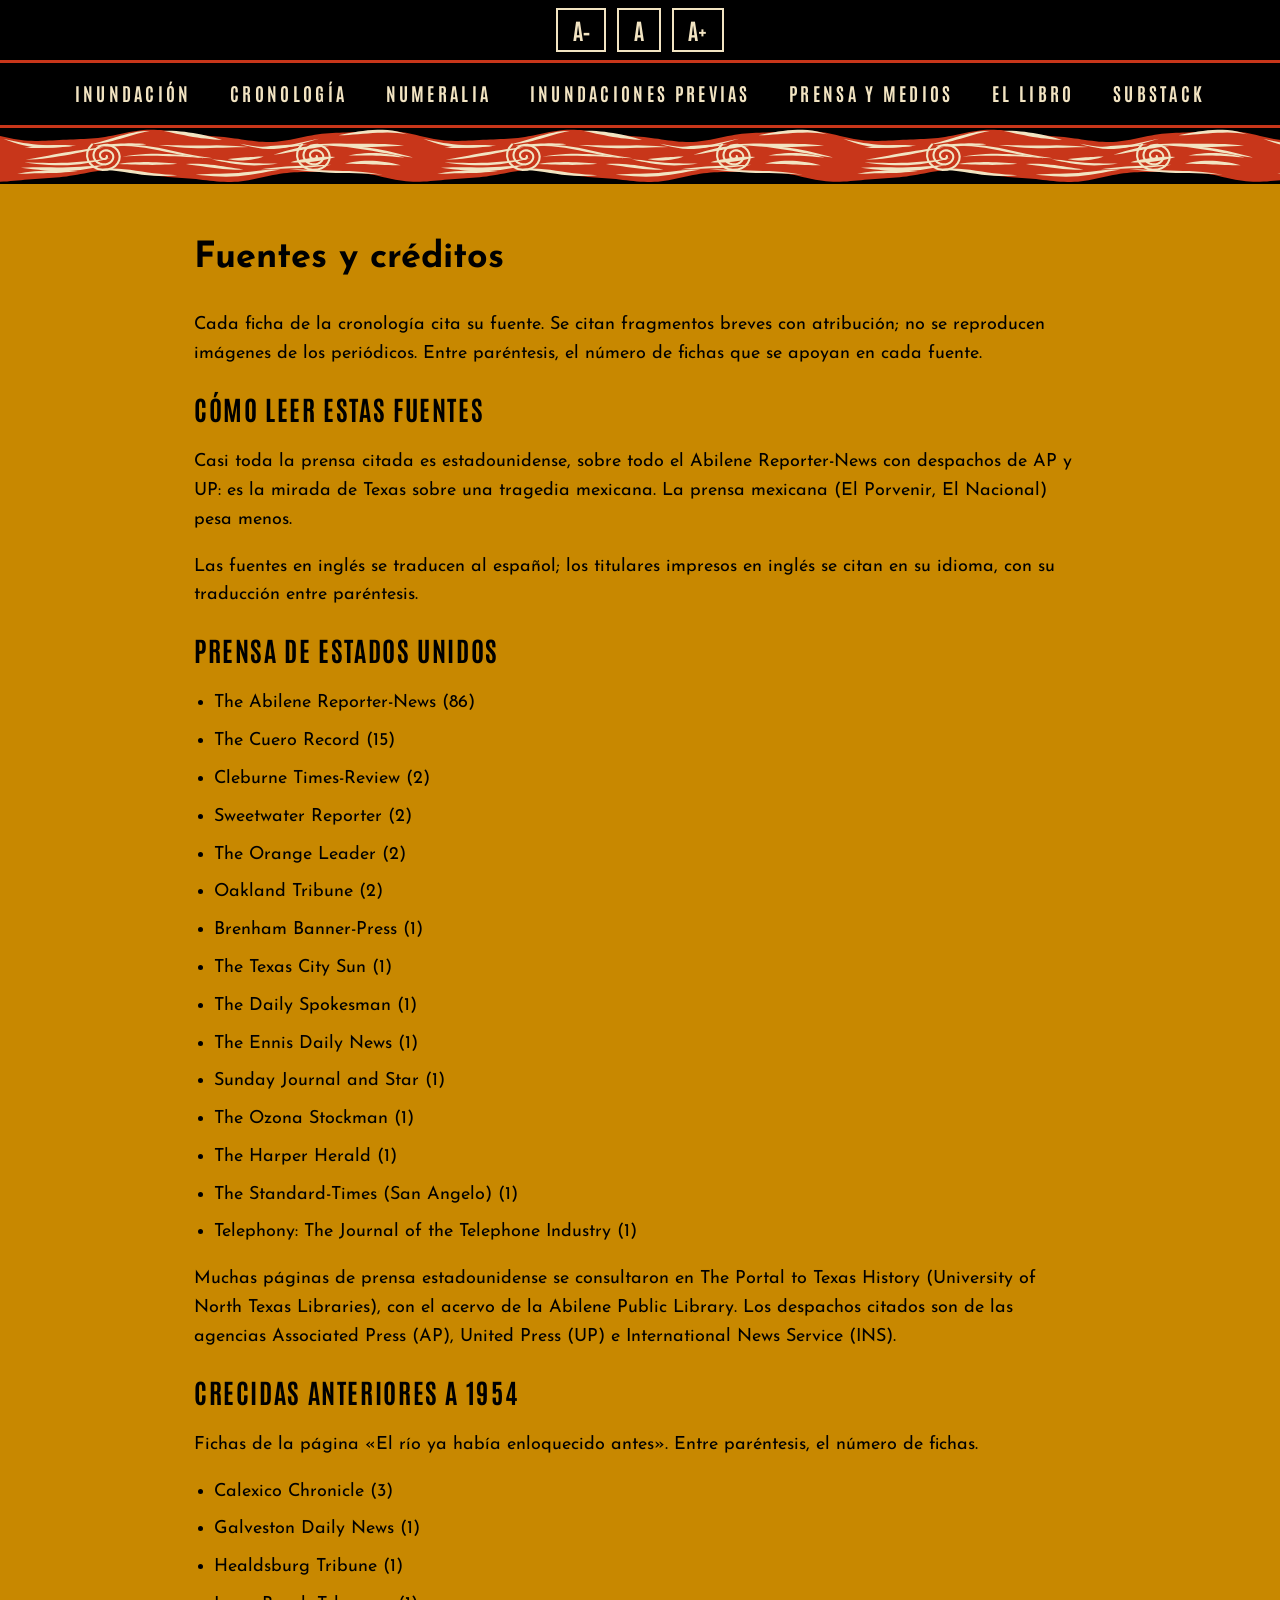
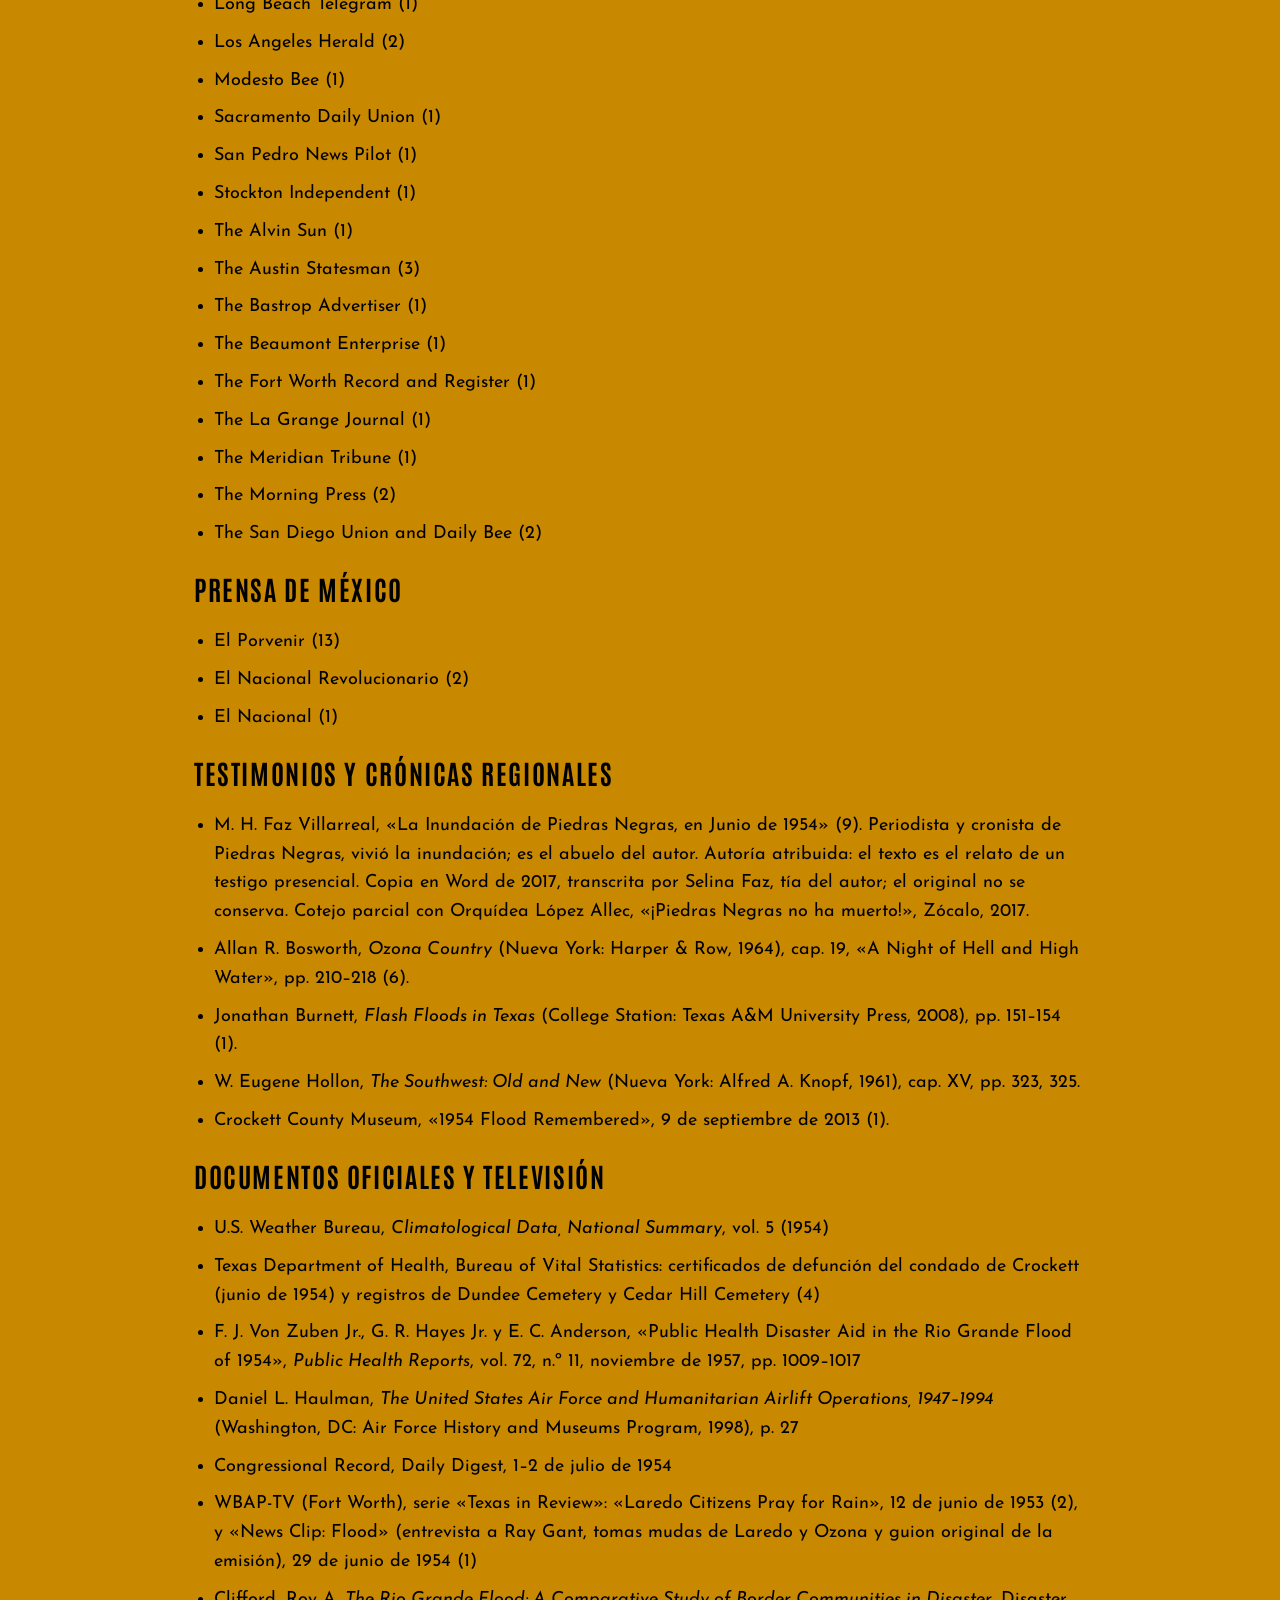
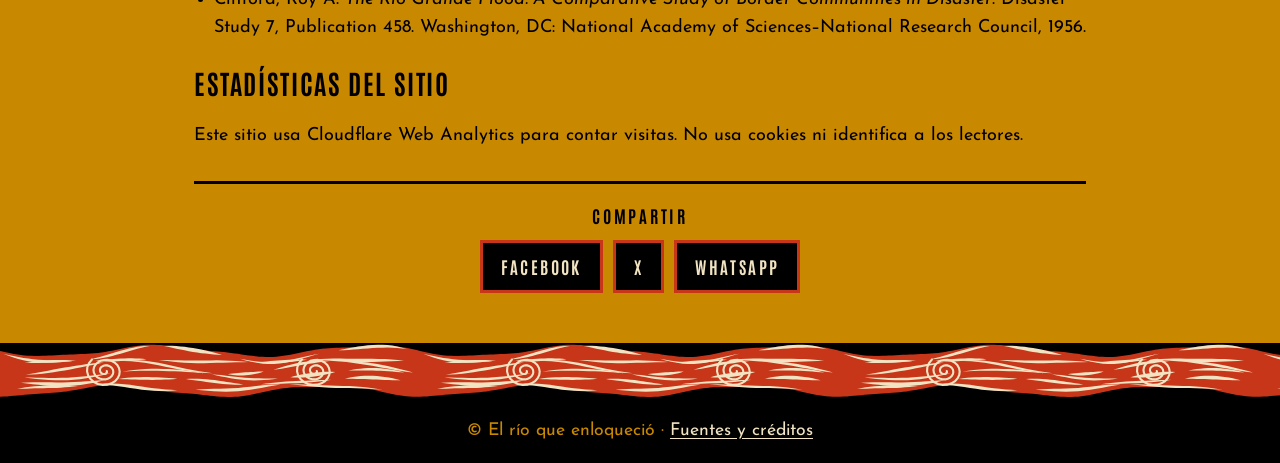
<file: fuentes.html>
<!doctype html>
<html lang="es">
<head>
<meta charset="utf-8">
<meta name="viewport" content="width=device-width,initial-scale=1">
<title>Fuentes y créditos de la cronología de 1954 · El río que enloqueció</title>
<meta name="description" content="Fuentes y créditos de la cronología de la inundación de Piedras Negras de 1954: prensa de Estados Unidos y de México, testimonios y documentos oficiales.">
<link rel="canonical" href="https://matonfaz.github.io/el-rio-que-enloquecio/fuentes.html">
<meta property="og:type" content="website"><meta property="og:locale" content="es_MX"><meta property="og:site_name" content="El río que enloqueció"><meta property="og:title" content="Fuentes y créditos de la cronología de 1954 · El río que enloqueció"><meta property="og:description" content="Fuentes y créditos de la cronología de la inundación de Piedras Negras de 1954: prensa de Estados Unidos y de México, testimonios y documentos oficiales."><meta property="og:url" content="https://matonfaz.github.io/el-rio-que-enloquecio/fuentes.html"><meta property="og:image" content="https://matonfaz.github.io/el-rio-que-enloquecio/portada-web.jpg"><meta property="og:image:alt" content="Portada de El río que enloqueció, de Manuel Faz: grabado en linóleo de una ola roja sobre fondo mostaza y negro">
<meta name="twitter:card" content="summary_large_image"><meta name="twitter:title" content="Fuentes y créditos de la cronología de 1954 · El río que enloqueció"><meta name="twitter:description" content="Fuentes y créditos de la cronología de la inundación de Piedras Negras de 1954: prensa de Estados Unidos y de México, testimonios y documentos oficiales."><meta name="twitter:image" content="https://matonfaz.github.io/el-rio-que-enloquecio/portada-web.jpg"><meta name="twitter:image:alt" content="Portada de El río que enloqueció, de Manuel Faz: grabado en linóleo de una ola roja sobre fondo mostaza y negro">
<link rel="preconnect" href="https://fonts.googleapis.com"><link rel="preconnect" href="https://fonts.gstatic.com" crossorigin>
<link href="https://fonts.googleapis.com/css2?family=Antonio:wght@400;700&family=Josefin+Sans:wght@400;700&display=swap" rel="stylesheet">
<link rel="icon" href="data:image/svg+xml,%3Csvg xmlns=%27http://www.w3.org/2000/svg%27 viewBox=%270 0 10 10%27%3E%3Cpath d=%27M5 0L10 5L5 10L0 5Z%27 fill=%27%23C65A1E%27/%3E%3C/svg%3E">
<link rel="stylesheet" href="css/style.css">
<script src="js/letra.js"></script>
<script type="application/ld+json">{"@context": "https://schema.org", "@type": "WebPage", "name": "Fuentes y créditos de la cronología de 1954 · El río que enloqueció", "description": "Fuentes y créditos de la cronología de la inundación de Piedras Negras de 1954: prensa de Estados Unidos y de México, testimonios y documentos oficiales.", "url": "https://matonfaz.github.io/el-rio-que-enloquecio/fuentes.html", "inLanguage": "es-MX", "isPartOf": {"@type": "WebSite", "name": "El río que enloqueció", "url": "https://matonfaz.github.io/el-rio-que-enloquecio/"}}</script>
</head>
<body>
<nav class="menu" aria-label="Principal"><a href="inundacion-piedras-negras-1954.html">Inundación</a><a href="index.html">Cronología</a><a href="numeralia.html">Numeralia</a><a href="antes.html">Inundaciones previas</a><a href="canciones.html">Prensa y medios</a><a href="libro.html">El libro</a><a href="substack.html">Substack</a></nav>
<div class="ondas"></div>
<main>
  <h1>Fuentes y créditos</h1>
  <p>Cada ficha de la cronología cita su fuente. Se citan fragmentos breves con atribución; no se reproducen imágenes de los periódicos. Entre paréntesis, el número de fichas que se apoyan en cada fuente.</p>
  <h2>Cómo leer estas fuentes</h2>
  <p>Casi toda la prensa citada es estadounidense, sobre todo el Abilene Reporter-News con despachos de AP y UP: es la mirada de Texas sobre una tragedia mexicana. La prensa mexicana (El Porvenir, El Nacional) pesa menos.</p>
  <p>Las fuentes en inglés se traducen al español; los titulares impresos en inglés se citan en su idioma, con su traducción entre paréntesis.</p>
  <h2>Prensa de Estados Unidos</h2>
  <ul class="fuentes-lista">
    <li>The Abilene Reporter-News (86)</li>
    <li>The Cuero Record (15)</li>
    <li>Cleburne Times-Review (2)</li>
    <li>Sweetwater Reporter (2)</li>
    <li>The Orange Leader (2)</li>
    <li>Oakland Tribune (2)</li>
    <li>Brenham Banner-Press (1)</li>
    <li>The Texas City Sun (1)</li>
    <li>The Daily Spokesman (1)</li>
    <li>The Ennis Daily News (1)</li>
    <li>Sunday Journal and Star (1)</li>
    <li>The Ozona Stockman (1)</li>
    <li>The Harper Herald (1)</li>
    <li>The Standard-Times (San Angelo) (1)</li>
    <li>Telephony: The Journal of the Telephone Industry (1)</li>
  </ul>
  <p>Muchas páginas de prensa estadounidense se consultaron en The Portal to Texas History (University of North Texas Libraries), con el acervo de la Abilene Public Library. Los despachos citados son de las agencias Associated Press (AP), United Press (UP) e International News Service (INS).</p>
  <h2>Crecidas anteriores a 1954</h2>
  <p>Fichas de la página «El río ya había enloquecido antes». Entre paréntesis, el número de fichas.</p>
  <ul class="fuentes-lista">
    <li>Calexico Chronicle (3)</li>
    <li>Galveston Daily News (1)</li>
    <li>Healdsburg Tribune (1)</li>
    <li>Long Beach Telegram (1)</li>
    <li>Los Angeles Herald (2)</li>
    <li>Modesto Bee (1)</li>
    <li>Sacramento Daily Union (1)</li>
    <li>San Pedro News Pilot (1)</li>
    <li>Stockton Independent (1)</li>
    <li>The Alvin Sun (1)</li>
    <li>The Austin Statesman (3)</li>
    <li>The Bastrop Advertiser (1)</li>
    <li>The Beaumont Enterprise (1)</li>
    <li>The Fort Worth Record and Register (1)</li>
    <li>The La Grange Journal (1)</li>
    <li>The Meridian Tribune (1)</li>
    <li>The Morning Press (2)</li>
    <li>The San Diego Union and Daily Bee (2)</li>
  </ul>
  <h2>Prensa de México</h2>
  <ul class="fuentes-lista">
    <li>El Porvenir (13)</li>
    <li>El Nacional Revolucionario (2)</li>
    <li>El Nacional (1)</li>
  </ul>
  <h2>Testimonios y crónicas regionales</h2>
  <ul class="fuentes-lista">
    <li>M. H. Faz Villarreal, «La Inundación de Piedras Negras, en Junio de 1954» (9). Periodista y cronista de Piedras Negras, vivió la inundación; es el abuelo del autor. Autoría atribuida: el texto es el relato de un testigo presencial. Copia en Word de 2017, transcrita por Selina Faz, tía del autor; el original no se conserva. Cotejo parcial con Orquídea López Allec, «¡Piedras Negras no ha muerto!», Zócalo, 2017.</li>
    <li>Allan R. Bosworth, <em>Ozona Country</em> (Nueva York: Harper &amp; Row, 1964), cap. 19, «A Night of Hell and High Water», pp. 210–218 (6).</li>
    <li>Jonathan Burnett, <em>Flash Floods in Texas</em> (College Station: Texas A&amp;M University Press, 2008), pp. 151–154 (1).</li>
    <li>W. Eugene Hollon, <em>The Southwest: Old and New</em> (Nueva York: Alfred A. Knopf, 1961), cap. XV, pp. 323, 325.</li>
    <li>Crockett County Museum, «1954 Flood Remembered», 9 de septiembre de 2013 (1).</li>
  </ul>
  <h2>Documentos oficiales y televisión</h2>
  <ul class="fuentes-lista">
    <li>U.S. Weather Bureau, <i>Climatological Data, National Summary</i>, vol. 5 (1954)</li>
    <li>Texas Department of Health, Bureau of Vital Statistics: certificados de defunción del condado de Crockett (junio de 1954) y registros de Dundee Cemetery y Cedar Hill Cemetery (4)</li>
    <li>F. J. Von Zuben Jr., G. R. Hayes Jr. y E. C. Anderson, «Public Health Disaster Aid in the Rio Grande Flood of 1954», <em>Public Health Reports</em>, vol. 72, n.º 11, noviembre de 1957, pp. 1009–1017</li>
    <li>Daniel L. Haulman, <em>The United States Air Force and Humanitarian Airlift Operations, 1947–1994</em> (Washington, DC: Air Force History and Museums Program, 1998), p. 27</li>
    <li>Congressional Record, Daily Digest, 1–2 de julio de 1954</li>
    <li>WBAP-TV (Fort Worth), serie «Texas in Review»: «Laredo Citizens Pray for Rain», 12 de junio de 1953 (2), y «News Clip: Flood» (entrevista a Ray Gant, tomas mudas de Laredo y Ozona y guion original de la emisión), 29 de junio de 1954 (1)</li>
    <li>Clifford, Roy A. <em>The Rio Grande Flood: A Comparative Study of Border Communities in Disaster</em>. Disaster Study 7, Publication 458. Washington, DC: National Academy of Sciences–National Research Council, 1956.</li>
  </ul>
  <h2>Estadísticas del sitio</h2>
  <p>Este sitio usa Cloudflare Web Analytics para contar visitas. No usa cookies ni identifica a los lectores.</p>
</main>
<div class="ondas"></div>
<footer>© El río que enloqueció · <a href="fuentes.html">Fuentes y créditos</a></footer>
<script src="js/compartir.js"></script>
<!-- Cloudflare Web Analytics --><script type='module' src='https://static.cloudflareinsights.com/beacon.min.js' data-cf-beacon='{"token": "662d54eaece742d682d154d69804e19e"}'></script><!-- End Cloudflare Web Analytics -->
</body>
</html>
</file>
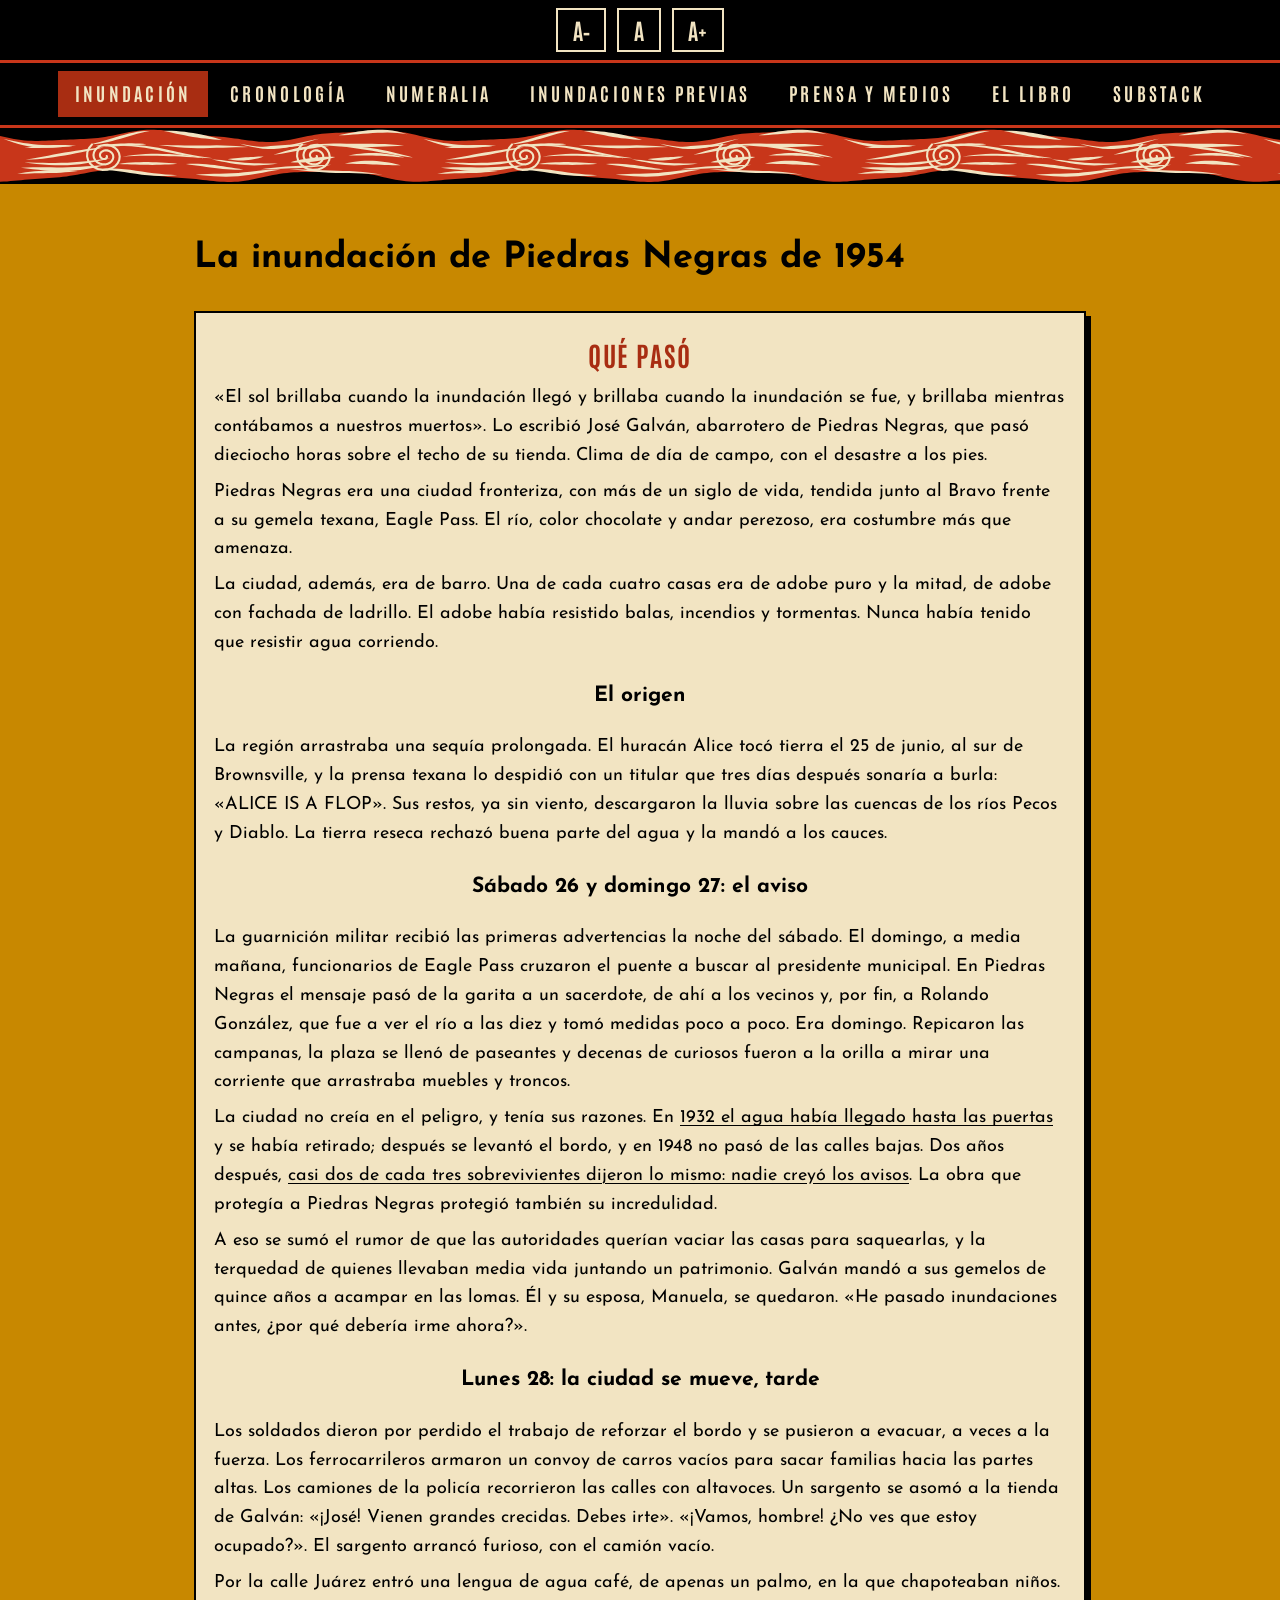
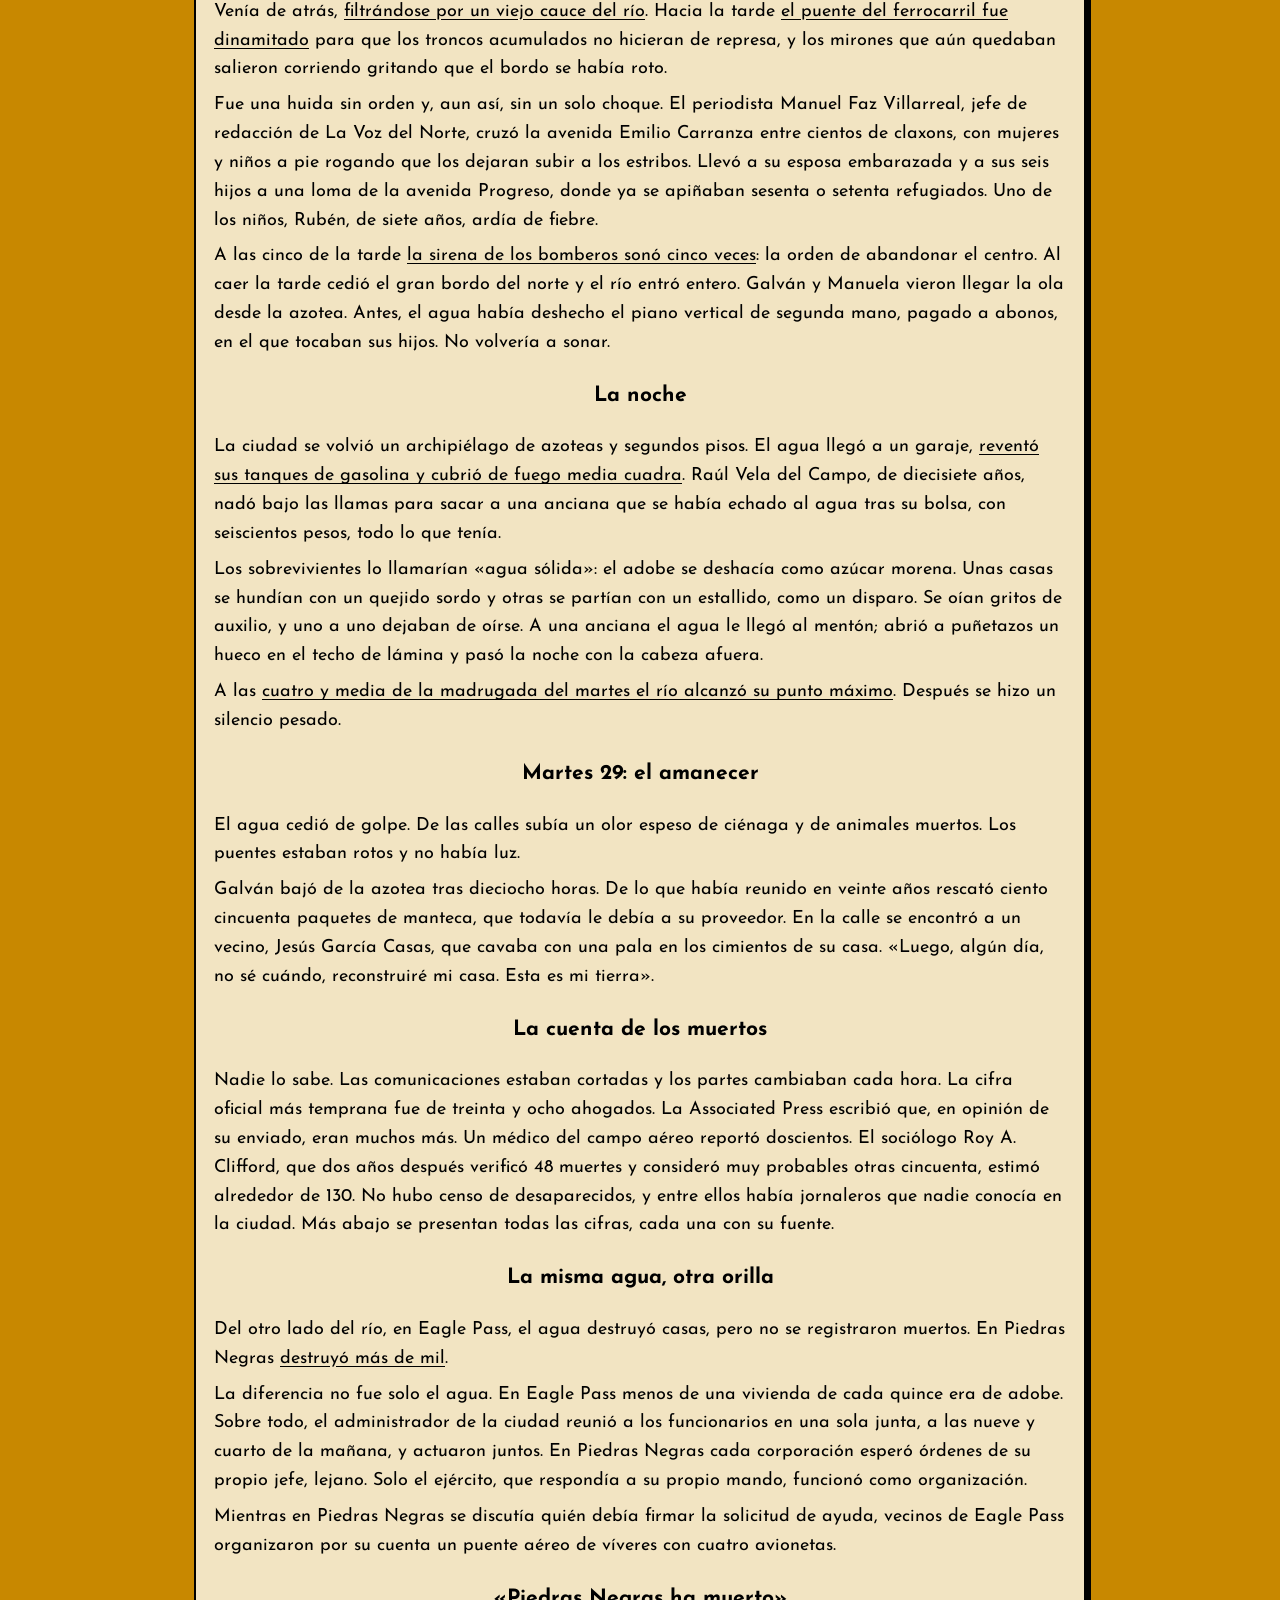
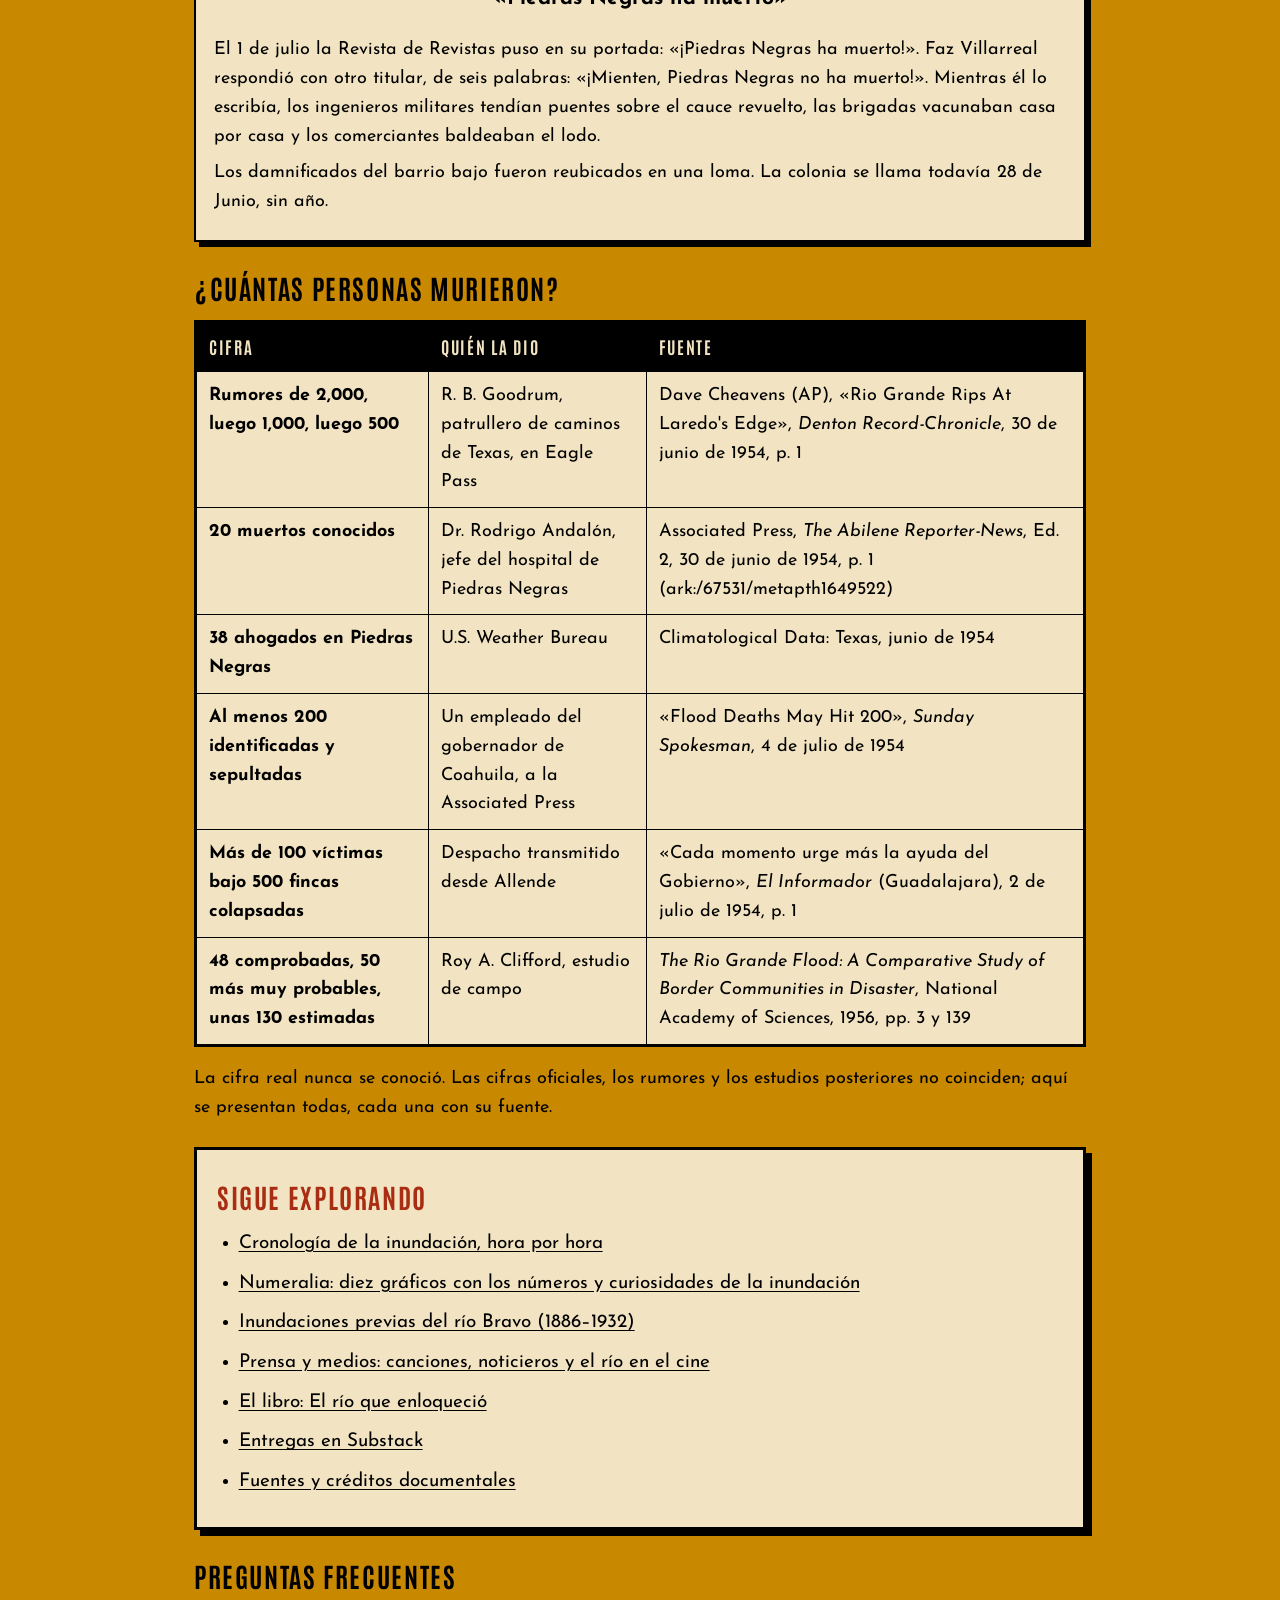
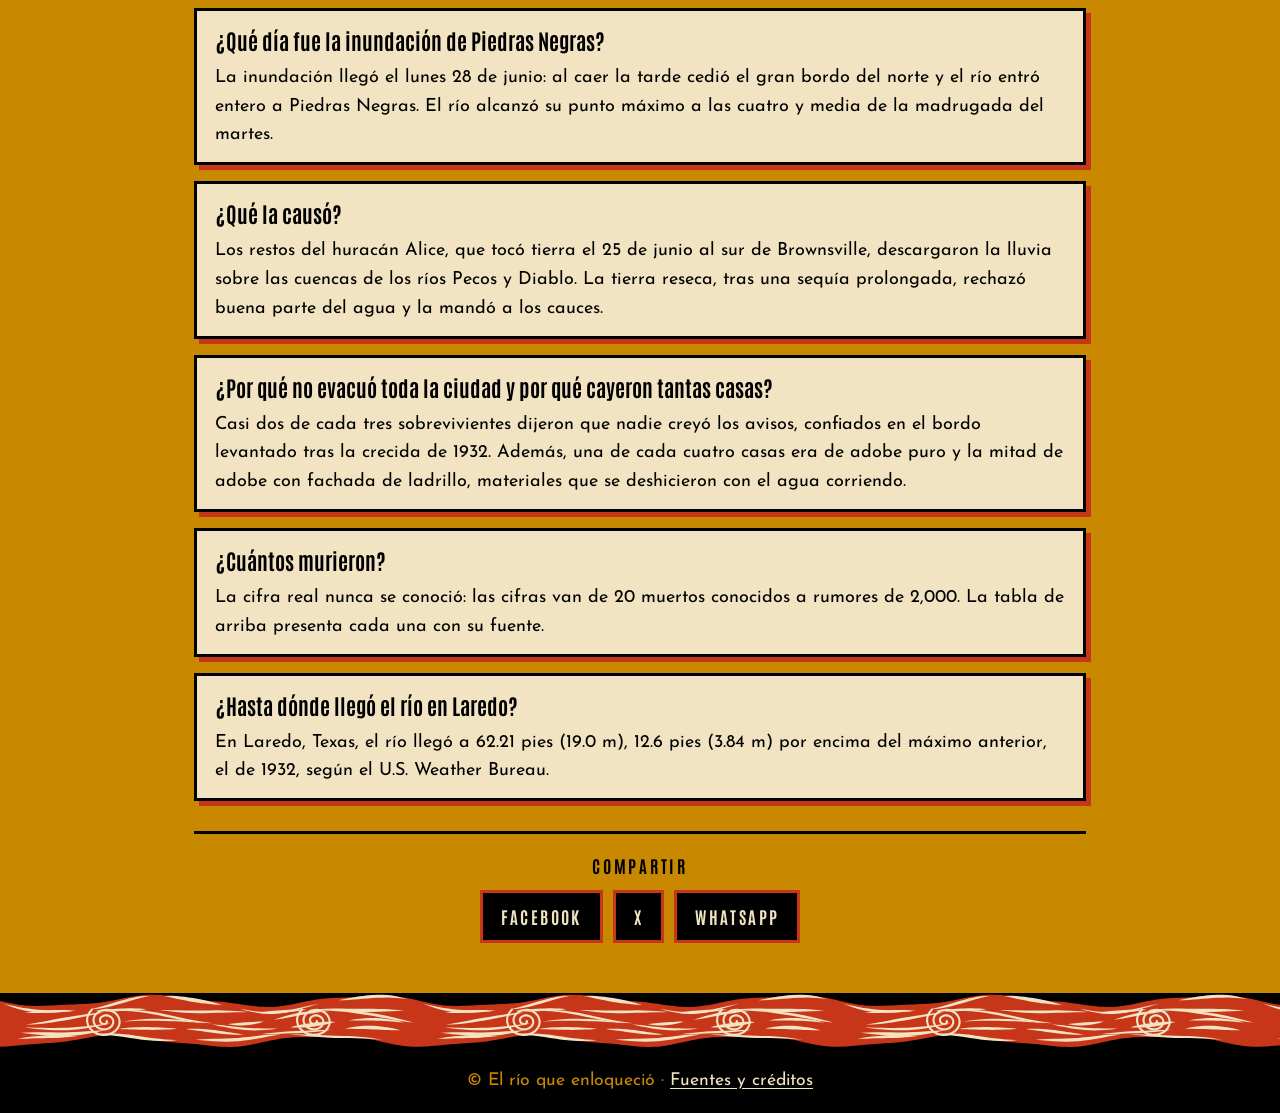
<file: inundacion-piedras-negras-1954.html>
<!doctype html>
<html lang="es">
<head>
<meta charset="utf-8">
<meta name="viewport" content="width=device-width,initial-scale=1">
<title>La inundación de Piedras Negras de 1954: qué pasó, cifras y fuentes</title>
<meta name="description" content="La inundación de Piedras Negras de 1954, contada día por día: el aviso que nadie creyó, la noche en que el Bravo entró a la ciudad de adobe y los muertos que nadie pudo contar.">
<link rel="canonical" href="https://matonfaz.github.io/el-rio-que-enloquecio/inundacion-piedras-negras-1954.html">
<meta property="og:type" content="website"><meta property="og:locale" content="es_MX"><meta property="og:site_name" content="El río que enloqueció"><meta property="og:title" content="La inundación de Piedras Negras de 1954: qué pasó, cifras y fuentes"><meta property="og:description" content="La inundación de Piedras Negras de 1954, contada día por día: el aviso que nadie creyó, la noche en que el Bravo entró a la ciudad de adobe y los muertos que nadie pudo contar."><meta property="og:url" content="https://matonfaz.github.io/el-rio-que-enloquecio/inundacion-piedras-negras-1954.html"><meta property="og:image" content="https://matonfaz.github.io/el-rio-que-enloquecio/portada-web.jpg"><meta property="og:image:alt" content="Portada de El río que enloqueció, de Manuel Faz: grabado en linóleo de una ola roja sobre fondo mostaza y negro">
<meta name="twitter:card" content="summary_large_image"><meta name="twitter:title" content="La inundación de Piedras Negras de 1954: qué pasó, cifras y fuentes"><meta name="twitter:description" content="La inundación de Piedras Negras de 1954, contada día por día: el aviso que nadie creyó, la noche en que el Bravo entró a la ciudad de adobe y los muertos que nadie pudo contar."><meta name="twitter:image" content="https://matonfaz.github.io/el-rio-que-enloquecio/portada-web.jpg"><meta name="twitter:image:alt" content="Portada de El río que enloqueció, de Manuel Faz: grabado en linóleo de una ola roja sobre fondo mostaza y negro">
<link rel="preconnect" href="https://fonts.googleapis.com"><link rel="preconnect" href="https://fonts.gstatic.com" crossorigin>
<link href="https://fonts.googleapis.com/css2?family=Antonio:wght@400;700&family=Josefin+Sans:wght@400;700&display=swap" rel="stylesheet">
<link rel="icon" href="data:image/svg+xml,%3Csvg xmlns=%27http://www.w3.org/2000/svg%27 viewBox=%270 0 10 10%27%3E%3Cpath d=%27M5 0L10 5L5 10L0 5Z%27 fill=%27%23C65A1E%27/%3E%3C/svg%3E">
<link rel="stylesheet" href="css/style.css">
<script src="js/letra.js"></script>
<script type="application/ld+json">{"@context": "https://schema.org", "@type": "FAQPage", "mainEntity": [{"@type": "Question", "name": "¿Qué día fue la inundación de Piedras Negras?", "acceptedAnswer": {"@type": "Answer", "text": "La inundación llegó el lunes 28 de junio: al caer la tarde cedió el gran bordo del norte y el río entró entero a Piedras Negras. El río alcanzó su punto máximo a las cuatro y media de la madrugada del martes."}}, {"@type": "Question", "name": "¿Qué la causó?", "acceptedAnswer": {"@type": "Answer", "text": "Los restos del huracán Alice, que tocó tierra el 25 de junio al sur de Brownsville, descargaron la lluvia sobre las cuencas de los ríos Pecos y Diablo. La tierra reseca, tras una sequía prolongada, rechazó buena parte del agua y la mandó a los cauces."}}, {"@type": "Question", "name": "¿Por qué no evacuó toda la ciudad y por qué cayeron tantas casas?", "acceptedAnswer": {"@type": "Answer", "text": "Casi dos de cada tres sobrevivientes dijeron que nadie creyó los avisos, confiados en el bordo levantado tras la crecida de 1932. Además, una de cada cuatro casas era de adobe puro y la mitad de adobe con fachada de ladrillo, materiales que se deshicieron con el agua corriendo."}}, {"@type": "Question", "name": "¿Cuántos murieron?", "acceptedAnswer": {"@type": "Answer", "text": "La cifra real nunca se conoció: las cifras van de 20 muertos conocidos a rumores de 2,000. La tabla de arriba presenta cada una con su fuente."}}, {"@type": "Question", "name": "¿Hasta dónde llegó el río en Laredo?", "acceptedAnswer": {"@type": "Answer", "text": "En Laredo, Texas, el río llegó a 62.21 pies (19.0 m), 12.6 pies (3.84 m) por encima del máximo anterior, el de 1932, según el U.S. Weather Bureau."}}]}</script>
</head>
<body>
<nav class="menu" aria-label="Principal"><a href="inundacion-piedras-negras-1954.html" aria-current="page">Inundación</a><a href="index.html">Cronología</a><a href="numeralia.html">Numeralia</a><a href="antes.html">Inundaciones previas</a><a href="canciones.html">Prensa y medios</a><a href="libro.html">El libro</a><a href="substack.html">Substack</a></nav>
<div class="ondas"></div>
<main>
  <h1>La inundación de Piedras Negras de 1954</h1>
  <section class="resumen" aria-label="Resumen">
    <h2>Qué pasó</h2>
    <p>«El sol brillaba cuando la inundación llegó y brillaba cuando la inundación se fue, y brillaba mientras contábamos a nuestros muertos». Lo escribió José Galván, abarrotero de Piedras Negras, que pasó dieciocho horas sobre el techo de su tienda. Clima de día de campo, con el desastre a los pies.</p>
    <p>Piedras Negras era una ciudad fronteriza, con más de un siglo de vida, tendida junto al Bravo frente a su gemela texana, Eagle Pass. El río, color chocolate y andar perezoso, era costumbre más que amenaza.</p>
    <p>La ciudad, además, era de barro. Una de cada cuatro casas era de adobe puro y la mitad, de adobe con fachada de ladrillo. El adobe había resistido balas, incendios y tormentas. Nunca había tenido que resistir agua corriendo.</p>
    <h3>El origen</h3>
    <p>La región arrastraba una sequía prolongada. El huracán Alice tocó tierra el 25 de junio, al sur de Brownsville, y la prensa texana lo despidió con un titular que tres días después sonaría a burla: «ALICE IS A FLOP». Sus restos, ya sin viento, descargaron la lluvia sobre las cuencas de los ríos Pecos y Diablo. La tierra reseca rechazó buena parte del agua y la mandó a los cauces.</p>
    <h3>Sábado 26 y domingo 27: el aviso</h3>
    <p>La guarnición militar recibió las primeras advertencias la noche del sábado. El domingo, a media mañana, funcionarios de Eagle Pass cruzaron el puente a buscar al presidente municipal. En Piedras Negras el mensaje pasó de la garita a un sacerdote, de ahí a los vecinos y, por fin, a Rolando González, que fue a ver el río a las diez y tomó medidas poco a poco. Era domingo. Repicaron las campanas, la plaza se llenó de paseantes y decenas de curiosos fueron a la orilla a mirar una corriente que arrastraba muebles y troncos.</p>
    <p>La ciudad no creía en el peligro, y tenía sus razones. En <a href="antes.html">1932 el agua había llegado hasta las puertas</a> y se había retirado; después se levantó el bordo, y en 1948 no pasó de las calles bajas. Dos años después, <a href="numeralia.html#grafico-8-h">casi dos de cada tres sobrevivientes dijeron lo mismo: nadie creyó los avisos</a>. La obra que protegía a Piedras Negras protegió también su incredulidad.</p>
    <p>A eso se sumó el rumor de que las autoridades querían vaciar las casas para saquearlas, y la terquedad de quienes llevaban media vida juntando un patrimonio. Galván mandó a sus gemelos de quince años a acampar en las lomas. Él y su esposa, Manuela, se quedaron. «He pasado inundaciones antes, ¿por qué debería irme ahora?».</p>
    <h3>Lunes 28: la ciudad se mueve, tarde</h3>
    <p>Los soldados dieron por perdido el trabajo de reforzar el bordo y se pusieron a evacuar, a veces a la fuerza. Los ferrocarrileros armaron un convoy de carros vacíos para sacar familias hacia las partes altas. Los camiones de la policía recorrieron las calles con altavoces. Un sargento se asomó a la tienda de Galván: «¡José! Vienen grandes crecidas. Debes irte». «¡Vamos, hombre! ¿No ves que estoy ocupado?». El sargento arrancó furioso, con el camión vacío.</p>
    <p>Por la calle Juárez entró una lengua de agua café, de apenas un palmo, en la que chapoteaban niños. Venía de atrás, <a href="index.html#ev-22">filtrándose por un viejo cauce del río</a>. Hacia la tarde <a href="index.html#ev-18">el puente del ferrocarril fue dinamitado</a> para que los troncos acumulados no hicieran de represa, y los mirones que aún quedaban salieron corriendo gritando que el bordo se había roto.</p>
    <p>Fue una huida sin orden y, aun así, sin un solo choque. El periodista Manuel Faz Villarreal, jefe de redacción de La Voz del Norte, cruzó la avenida Emilio Carranza entre cientos de claxons, con mujeres y niños a pie rogando que los dejaran subir a los estribos. Llevó a su esposa embarazada y a sus seis hijos a una loma de la avenida Progreso, donde ya se apiñaban sesenta o setenta refugiados. Uno de los niños, Rubén, de siete años, ardía de fiebre.</p>
    <p>A las cinco de la tarde <a href="index.html#ev-23">la sirena de los bomberos sonó cinco veces</a>: la orden de abandonar el centro. Al caer la tarde cedió el gran bordo del norte y el río entró entero. Galván y Manuela vieron llegar la ola desde la azotea. Antes, el agua había deshecho el piano vertical de segunda mano, pagado a abonos, en el que tocaban sus hijos. No volvería a sonar.</p>
    <h3>La noche</h3>
    <p>La ciudad se volvió un archipiélago de azoteas y segundos pisos. El agua llegó a un garaje, <a href="index.html#ev-26">reventó sus tanques de gasolina y cubrió de fuego media cuadra</a>. Raúl Vela del Campo, de diecisiete años, nadó bajo las llamas para sacar a una anciana que se había echado al agua tras su bolsa, con seiscientos pesos, todo lo que tenía.</p>
    <p>Los sobrevivientes lo llamarían «agua sólida»: el adobe se deshacía como azúcar morena. Unas casas se hundían con un quejido sordo y otras se partían con un estallido, como un disparo. Se oían gritos de auxilio, y uno a uno dejaban de oírse. A una anciana el agua le llegó al mentón; abrió a puñetazos un hueco en el techo de lámina y pasó la noche con la cabeza afuera.</p>
    <p>A las <a href="index.html#ev-79">cuatro y media de la madrugada del martes el río alcanzó su punto máximo</a>. Después se hizo un silencio pesado.</p>
    <h3>Martes 29: el amanecer</h3>
    <p>El agua cedió de golpe. De las calles subía un olor espeso de ciénaga y de animales muertos. Los puentes estaban rotos y no había luz.</p>
    <p>Galván bajó de la azotea tras dieciocho horas. De lo que había reunido en veinte años rescató ciento cincuenta paquetes de manteca, que todavía le debía a su proveedor. En la calle se encontró a un vecino, Jesús García Casas, que cavaba con una pala en los cimientos de su casa. «Luego, algún día, no sé cuándo, reconstruiré mi casa. Esta es mi tierra».</p>
    <h3>La cuenta de los muertos</h3>
    <p>Nadie lo sabe. Las comunicaciones estaban cortadas y los partes cambiaban cada hora. La cifra oficial más temprana fue de treinta y ocho ahogados. La Associated Press escribió que, en opinión de su enviado, eran muchos más. Un médico del campo aéreo reportó doscientos. El sociólogo Roy A. Clifford, que dos años después verificó 48 muertes y consideró muy probables otras cincuenta, estimó alrededor de 130. No hubo censo de desaparecidos, y entre ellos había jornaleros que nadie conocía en la ciudad. Más abajo se presentan todas las cifras, cada una con su fuente.</p>
    <h3>La misma agua, otra orilla</h3>
    <p>Del otro lado del río, en Eagle Pass, el agua destruyó casas, pero no se registraron muertos. En Piedras Negras <a href="numeralia.html#grafico-6-h">destruyó más de mil</a>.</p>
    <p>La diferencia no fue solo el agua. En Eagle Pass menos de una vivienda de cada quince era de adobe. Sobre todo, el administrador de la ciudad reunió a los funcionarios en una sola junta, a las nueve y cuarto de la mañana, y actuaron juntos. En Piedras Negras cada corporación esperó órdenes de su propio jefe, lejano. Solo el ejército, que respondía a su propio mando, funcionó como organización.</p>
    <p>Mientras en Piedras Negras se discutía quién debía firmar la solicitud de ayuda, vecinos de Eagle Pass organizaron por su cuenta un puente aéreo de víveres con cuatro avionetas.</p>
    <h3>«Piedras Negras ha muerto»</h3>
    <p>El 1 de julio la Revista de Revistas puso en su portada: «¡Piedras Negras ha muerto!». Faz Villarreal respondió con otro titular, de seis palabras: «¡Mienten, Piedras Negras no ha muerto!». Mientras él lo escribía, los ingenieros militares tendían puentes sobre el cauce revuelto, las brigadas vacunaban casa por casa y los comerciantes baldeaban el lodo.</p>
    <p>Los damnificados del barrio bajo fueron reubicados en una loma. La colonia se llama todavía 28 de Junio, sin año.</p>
  </section>
  <section class="seccion-muertos" id="cuantos-murieron">
    <h2>¿Cuántas personas murieron?</h2>
    <div class="fig-scroll"><table class="tabla-cifras">
      <caption class="solo-lector">Cifras de muertos de la inundación de Piedras Negras, quién las dio y su fuente</caption>
      <thead><tr><th scope="col">Cifra</th><th scope="col">Quién la dio</th><th scope="col">Fuente</th></tr></thead>
      <tbody><tr><th scope="row">Rumores de 2,000, luego 1,000, luego 500</th><td data-label="Quién la dio">R. B. Goodrum, patrullero de caminos de Texas, en Eagle Pass</td><td data-label="Fuente">Dave Cheavens (AP), «Rio Grande Rips At Laredo's Edge», <i>Denton Record-Chronicle</i>, 30 de junio de 1954, p. 1</td></tr><tr><th scope="row">20 muertos conocidos</th><td data-label="Quién la dio">Dr. Rodrigo Andalón, jefe del hospital de Piedras Negras</td><td data-label="Fuente">Associated Press, <i>The Abilene Reporter-News</i>, Ed. 2, 30 de junio de 1954, p. 1 (ark:/67531/metapth1649522)</td></tr><tr><th scope="row">38 ahogados en Piedras Negras</th><td data-label="Quién la dio">U.S. Weather Bureau</td><td data-label="Fuente">Climatological Data: Texas, junio de 1954</td></tr><tr><th scope="row">Al menos 200 identificadas y sepultadas</th><td data-label="Quién la dio">Un empleado del gobernador de Coahuila, a la Associated Press</td><td data-label="Fuente">«Flood Deaths May Hit 200», <i>Sunday Spokesman</i>, 4 de julio de 1954</td></tr><tr><th scope="row">Más de 100 víctimas bajo 500 fincas colapsadas</th><td data-label="Quién la dio">Despacho transmitido desde Allende</td><td data-label="Fuente">«Cada momento urge más la ayuda del Gobierno», <i>El Informador</i> (Guadalajara), 2 de julio de 1954, p. 1</td></tr><tr><th scope="row">48 comprobadas, 50 más muy probables, unas 130 estimadas</th><td data-label="Quién la dio">Roy A. Clifford, estudio de campo</td><td data-label="Fuente"><i>The Rio Grande Flood: A Comparative Study of Border Communities in Disaster</i>, National Academy of Sciences, 1956, pp. 3 y 139</td></tr></tbody>
    </table></div>
    <p>La cifra real nunca se conoció. Las cifras oficiales, los rumores y los estudios posteriores no coinciden; aquí se presentan todas, cada una con su fuente.</p>
  </section>
  <section class="panel" id="sigue-explorando">
    <h2>Sigue explorando</h2>
    <ul class="enlaces">
      <li><a href="index.html">Cronología de la inundación, hora por hora</a></li>
      <li><a href="numeralia.html">Numeralia: diez gráficos con los números y curiosidades de la inundación</a></li>
      <li><a href="antes.html">Inundaciones previas del río Bravo (1886–1932)</a></li>
      <li><a href="canciones.html">Prensa y medios: canciones, noticieros y el río en el cine</a></li>
      <li><a href="libro.html">El libro: El río que enloqueció</a></li>
      <li><a href="substack.html">Entregas en Substack</a></li>
      <li><a href="fuentes.html">Fuentes y créditos documentales</a></li>
    </ul>
  </section>
  <section class="faq" id="preguntas-frecuentes">
    <h2>Preguntas frecuentes</h2>
    <div class="faq-item"><h3>¿Qué día fue la inundación de Piedras Negras?</h3><p>La inundación llegó el lunes 28 de junio: al caer la tarde cedió el gran bordo del norte y el río entró entero a Piedras Negras. El río alcanzó su punto máximo a las cuatro y media de la madrugada del martes.</p></div>
    <div class="faq-item"><h3>¿Qué la causó?</h3><p>Los restos del huracán Alice, que tocó tierra el 25 de junio al sur de Brownsville, descargaron la lluvia sobre las cuencas de los ríos Pecos y Diablo. La tierra reseca, tras una sequía prolongada, rechazó buena parte del agua y la mandó a los cauces.</p></div>
    <div class="faq-item"><h3>¿Por qué no evacuó toda la ciudad y por qué cayeron tantas casas?</h3><p>Casi dos de cada tres sobrevivientes dijeron que nadie creyó los avisos, confiados en el bordo levantado tras la crecida de 1932. Además, una de cada cuatro casas era de adobe puro y la mitad de adobe con fachada de ladrillo, materiales que se deshicieron con el agua corriendo.</p></div>
    <div class="faq-item"><h3>¿Cuántos murieron?</h3><p>La cifra real nunca se conoció: las cifras van de 20 muertos conocidos a rumores de 2,000. La tabla de arriba presenta cada una con su fuente.</p></div>
    <div class="faq-item"><h3>¿Hasta dónde llegó el río en Laredo?</h3><p>En Laredo, Texas, el río llegó a 62.21 pies (19.0 m), 12.6 pies (3.84 m) por encima del máximo anterior, el de 1932, según el U.S. Weather Bureau.</p></div>
  </section>
</main>
<div class="ondas"></div>
<footer>© El río que enloqueció · <a href="fuentes.html">Fuentes y créditos</a></footer>
<script src="js/compartir.js"></script>
<!-- Cloudflare Web Analytics --><script type='module' src='https://static.cloudflareinsights.com/beacon.min.js' data-cf-beacon='{"token": "662d54eaece742d682d154d69804e19e"}'></script><!-- End Cloudflare Web Analytics -->
</body>
</html>
</file>
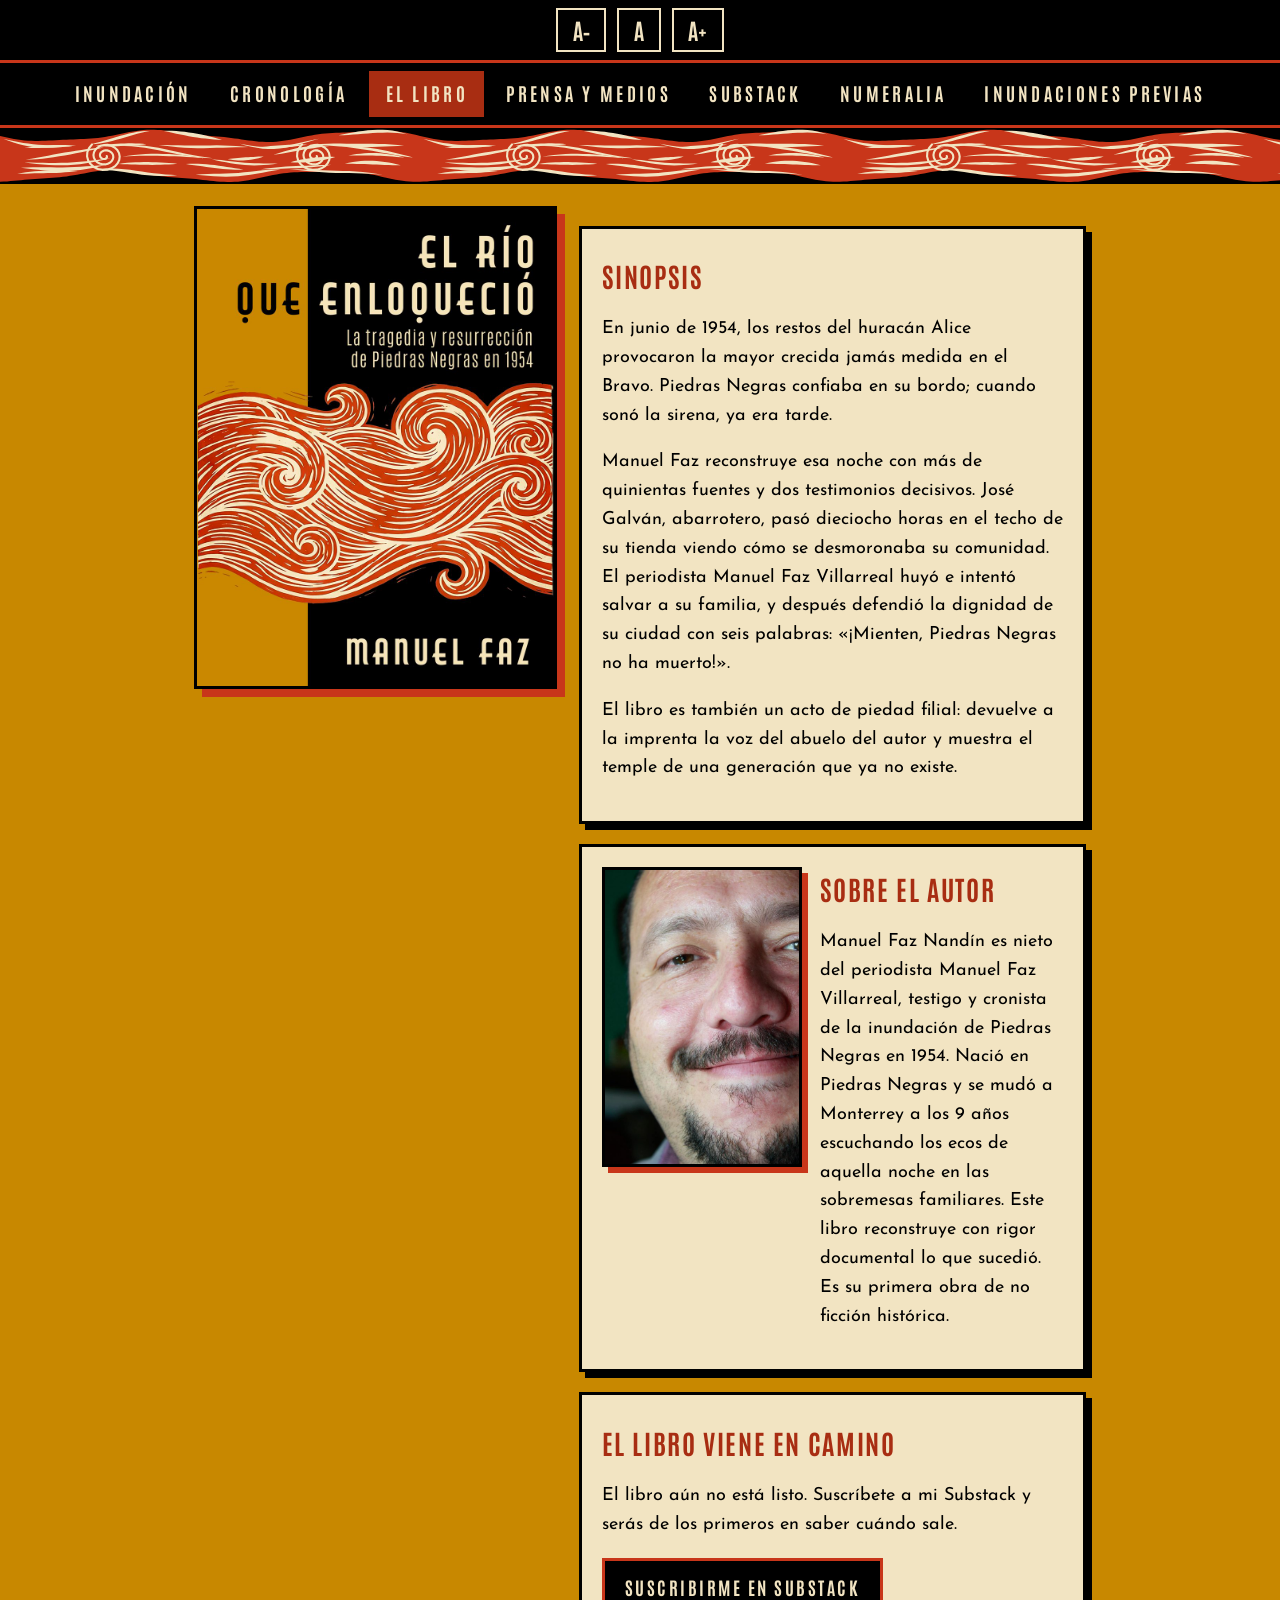
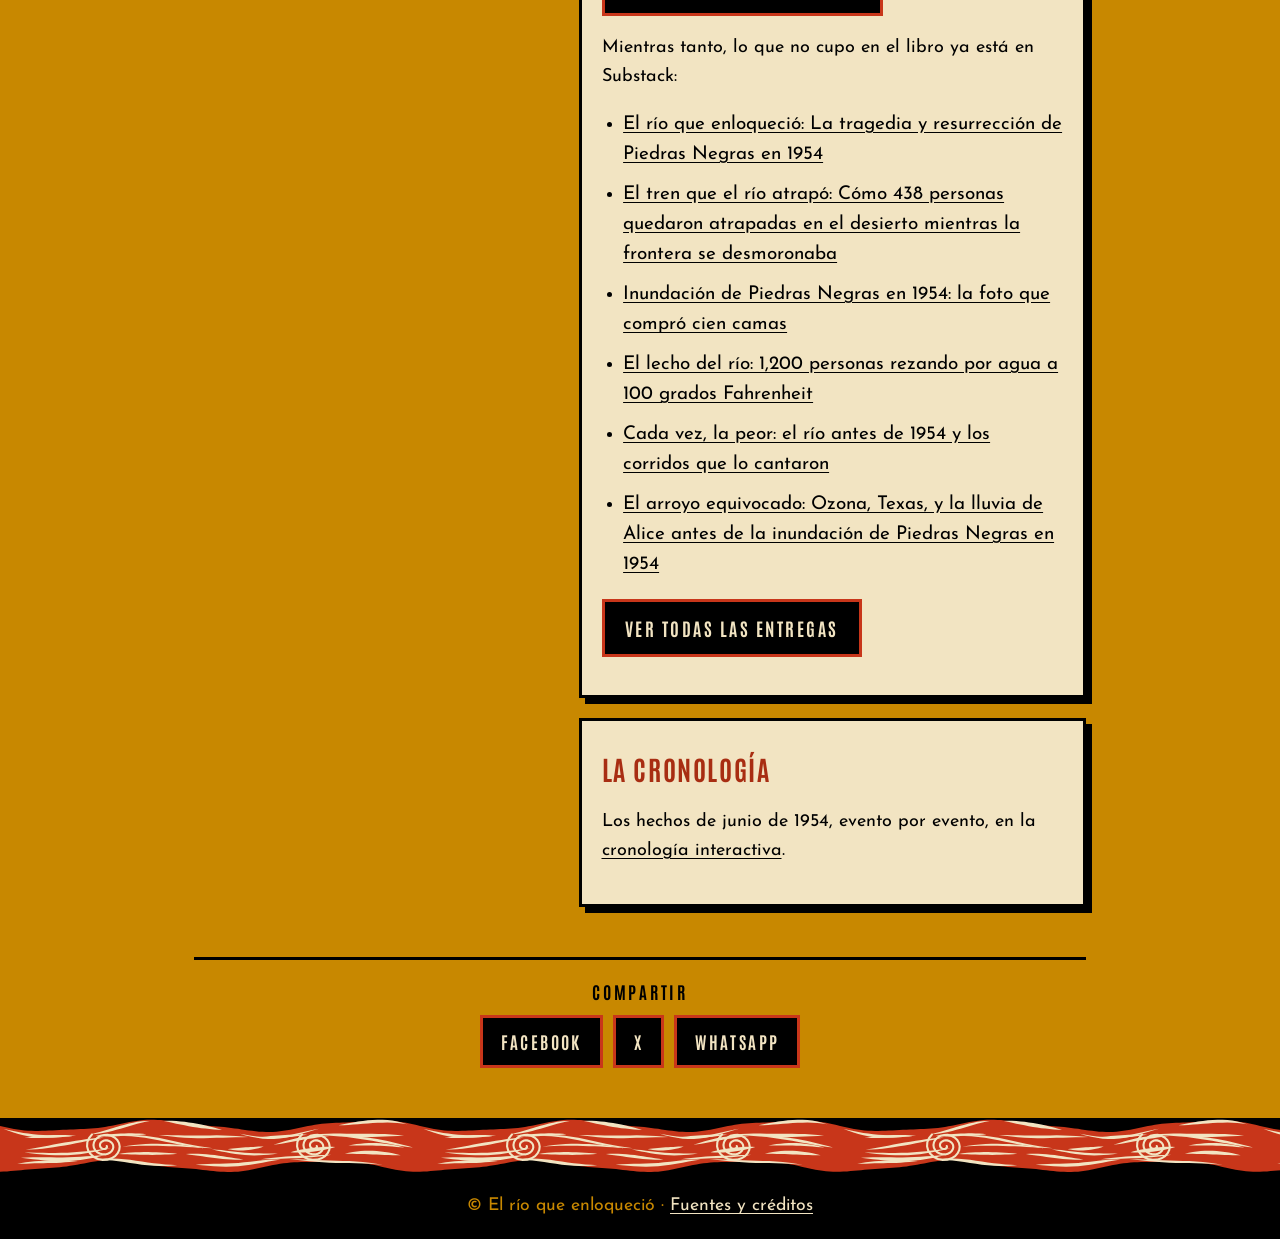
<file: libro.html>
<!doctype html>
<html lang="es">
<head>
<meta charset="utf-8">
<meta name="viewport" content="width=device-width,initial-scale=1">
<title>El libro: El río que enloqueció, de Manuel Faz Nandín</title>
<meta name="description" content="El río que enloqueció: La tragedia y resurrección de Piedras Negras en 1954, libro de Manuel Faz Nandín sobre la inundación del río Bravo. Sinopsis.">
<link rel="canonical" href="https://matonfaz.github.io/el-rio-que-enloquecio/libro.html">
<meta property="og:type" content="website"><meta property="og:locale" content="es_MX"><meta property="og:site_name" content="El río que enloqueció"><meta property="og:title" content="El libro: El río que enloqueció, de Manuel Faz Nandín"><meta property="og:description" content="El río que enloqueció: La tragedia y resurrección de Piedras Negras en 1954, libro de Manuel Faz Nandín sobre la inundación del río Bravo. Sinopsis."><meta property="og:url" content="https://matonfaz.github.io/el-rio-que-enloquecio/libro.html"><meta property="og:image" content="https://matonfaz.github.io/el-rio-que-enloquecio/portada-web.jpg"><meta property="og:image:alt" content="Portada de El río que enloqueció, de Manuel Faz: grabado en linóleo de una ola roja sobre fondo mostaza y negro">
<meta name="twitter:card" content="summary_large_image"><meta name="twitter:title" content="El libro: El río que enloqueció, de Manuel Faz Nandín"><meta name="twitter:description" content="El río que enloqueció: La tragedia y resurrección de Piedras Negras en 1954, libro de Manuel Faz Nandín sobre la inundación del río Bravo. Sinopsis."><meta name="twitter:image" content="https://matonfaz.github.io/el-rio-que-enloquecio/portada-web.jpg"><meta name="twitter:image:alt" content="Portada de El río que enloqueció, de Manuel Faz: grabado en linóleo de una ola roja sobre fondo mostaza y negro">
<link rel="preconnect" href="https://fonts.googleapis.com"><link rel="preconnect" href="https://fonts.gstatic.com" crossorigin>
<link href="https://fonts.googleapis.com/css2?family=Antonio:wght@400;700&family=Josefin+Sans:wght@400;700&display=swap" rel="stylesheet">
<link rel="icon" href="data:image/svg+xml,%3Csvg xmlns=%27http://www.w3.org/2000/svg%27 viewBox=%270 0 10 10%27%3E%3Cpath d=%27M5 0L10 5L5 10L0 5Z%27 fill=%27%23C65A1E%27/%3E%3C/svg%3E">
<link rel="stylesheet" href="css/style.css">
<script src="js/letra.js"></script>
<script type="application/ld+json">{"@context": "https://schema.org", "@type": "Book", "name": "El río que enloqueció", "alternativeHeadline": "La tragedia y resurrección de Piedras Negras en 1954", "author": {"@type": "Person", "name": "Manuel Faz Nandín", "alternateName": "Matón Faz"}, "inLanguage": "es", "image": "https://matonfaz.github.io/el-rio-que-enloquecio/portada-web.jpg", "url": "https://matonfaz.github.io/el-rio-que-enloquecio/libro.html", "about": "La inundación de Piedras Negras, Coahuila, de junio de 1954"}</script>
</head>
<body>
<nav class="menu" aria-label="Principal"><a href="inundacion-piedras-negras-1954.html">Inundación</a><a href="index.html">Cronología</a><a href="libro.html" aria-current="page">El libro</a><a href="canciones.html">Prensa y medios</a><a href="substack.html">Substack</a><a href="numeralia.html">Numeralia</a><a href="antes.html">Inundaciones previas</a></nav>
<div class="ondas"></div>
<main>
  <div class="libro-cabecera">
    <img src="portada-web.jpg" width="896" height="1200" alt="Portada de El río que enloqueció, de Manuel Faz: grabado en linóleo de una ola roja sobre fondo mostaza y negro">
    <div>
      <h1 class="solo-lectores">El río que enloqueció: La tragedia y resurrección de Piedras Negras en 1954</h1>
  <section class="panel">
    <h2>Sinopsis</h2>
    <p>En junio de 1954, los restos del huracán Alice provocaron la mayor crecida jamás medida en el Bravo. Piedras Negras confiaba en su bordo; cuando sonó la sirena, ya era tarde.</p>
    <p>Manuel Faz reconstruye esa noche con más de quinientas fuentes y dos testimonios decisivos. José Galván, abarrotero, pasó dieciocho horas en el techo de su tienda viendo cómo se desmoronaba su comunidad. El periodista Manuel Faz Villarreal huyó e intentó salvar a su familia, y después defendió la dignidad de su ciudad con seis palabras: «¡Mienten, Piedras Negras no ha muerto!».</p>
    <p>El libro es también un acto de piedad filial: devuelve a la imprenta la voz del abuelo del autor y muestra el temple de una generación que ya no existe.</p>
    </section>
    <section class="panel autor">
    <img src="img/autor.jpg" width="560" height="840" alt="Retrato del autor, Manuel Faz Nandín" loading="lazy">
    <div>
    <h2>Sobre el autor</h2>
    <p>Manuel Faz Nandín es nieto del periodista Manuel Faz Villarreal, testigo y cronista de la inundación de Piedras Negras en 1954. Nació en Piedras Negras y se mudó a Monterrey a los 9 años escuchando los ecos de aquella noche en las sobremesas familiares. Este libro reconstruye con rigor documental lo que sucedió. Es su primera obra de no ficción histórica.</p>
    </div>
    </section>
    <section class="panel cta">
    <h2>El libro viene en camino</h2>
    <p>El libro aún no está listo. Suscríbete a mi Substack y serás de los primeros en saber cuándo sale.</p>
    <div class="botones">
      <!-- Pendiente: cuando tengas el enlace de compra, quita las marcas de comentario y cambia [ENLACE AMAZON] por la dirección.
      <a class="boton" href="[ENLACE AMAZON]" target="_blank" rel="noopener">Comprar en Amazon</a>
      -->
      <a class="boton" href="https://manuelfaznandin.substack.com/subscribe" target="_blank" rel="noopener">Suscribirme en Substack</a>
    </div>
    <p>Mientras tanto, lo que no cupo en el libro ya está en Substack:</p>
    <ul class="enlaces">
      <li><a href="https://manuelfaznandin.substack.com/p/el-rio-que-enloquecio-la-tragedia-e1e" target="_blank" rel="noopener">El río que enloqueció: La tragedia y resurrección de Piedras Negras en 1954</a></li>
      <li><a href="https://manuelfaznandin.substack.com/p/el-tren-que-el-rio-atrapo-como-438" target="_blank" rel="noopener">El tren que el río atrapó: Cómo 438 personas quedaron atrapadas en el desierto mientras la frontera se desmoronaba</a></li>
      <li><a href="https://manuelfaznandin.substack.com/p/inundacion-de-piedras-negras-en-1954" target="_blank" rel="noopener">Inundación de Piedras Negras en 1954: la foto que compró cien camas</a></li>
      <li><a href="https://manuelfaznandin.substack.com/p/el-lecho-del-rio-1200-personas-rezando" target="_blank" rel="noopener">El lecho del río: 1,200 personas rezando por agua a 100 grados Fahrenheit</a></li>
      <li><a href="https://manuelfaznandin.substack.com/p/cada-vez-la-peor-el-rio-antes-de" target="_blank" rel="noopener">Cada vez, la peor: el río antes de 1954 y los corridos que lo cantaron</a></li>
      <li><a href="https://manuelfaznandin.substack.com/p/el-arroyo-equivocado-ozona-texas" target="_blank" rel="noopener">El arroyo equivocado: Ozona, Texas, y la lluvia de Alice antes de la inundación de Piedras Negras en 1954</a></li>
    </ul>
    <p><a class="boton" href="https://manuelfaznandin.substack.com/s/el-rio-que-enloquecio" target="_blank" rel="noopener">Ver todas las entregas</a></p>
    </section>
    <section class="panel">
    <h2>La cronología</h2>
    <p>Los hechos de junio de 1954, evento por evento, en la <a href="index.html">cronología interactiva</a>.</p>
    </section>
    </div>
  </div>
</main>
<div class="ondas"></div>
<footer>© El río que enloqueció · <a href="fuentes.html">Fuentes y créditos</a></footer>
<script src="js/compartir.js"></script>
<!-- Cloudflare Web Analytics --><script type='module' src='https://static.cloudflareinsights.com/beacon.min.js' data-cf-beacon='{"token": "662d54eaece742d682d154d69804e19e"}'></script><!-- End Cloudflare Web Analytics -->
</body>
</html>
</file>
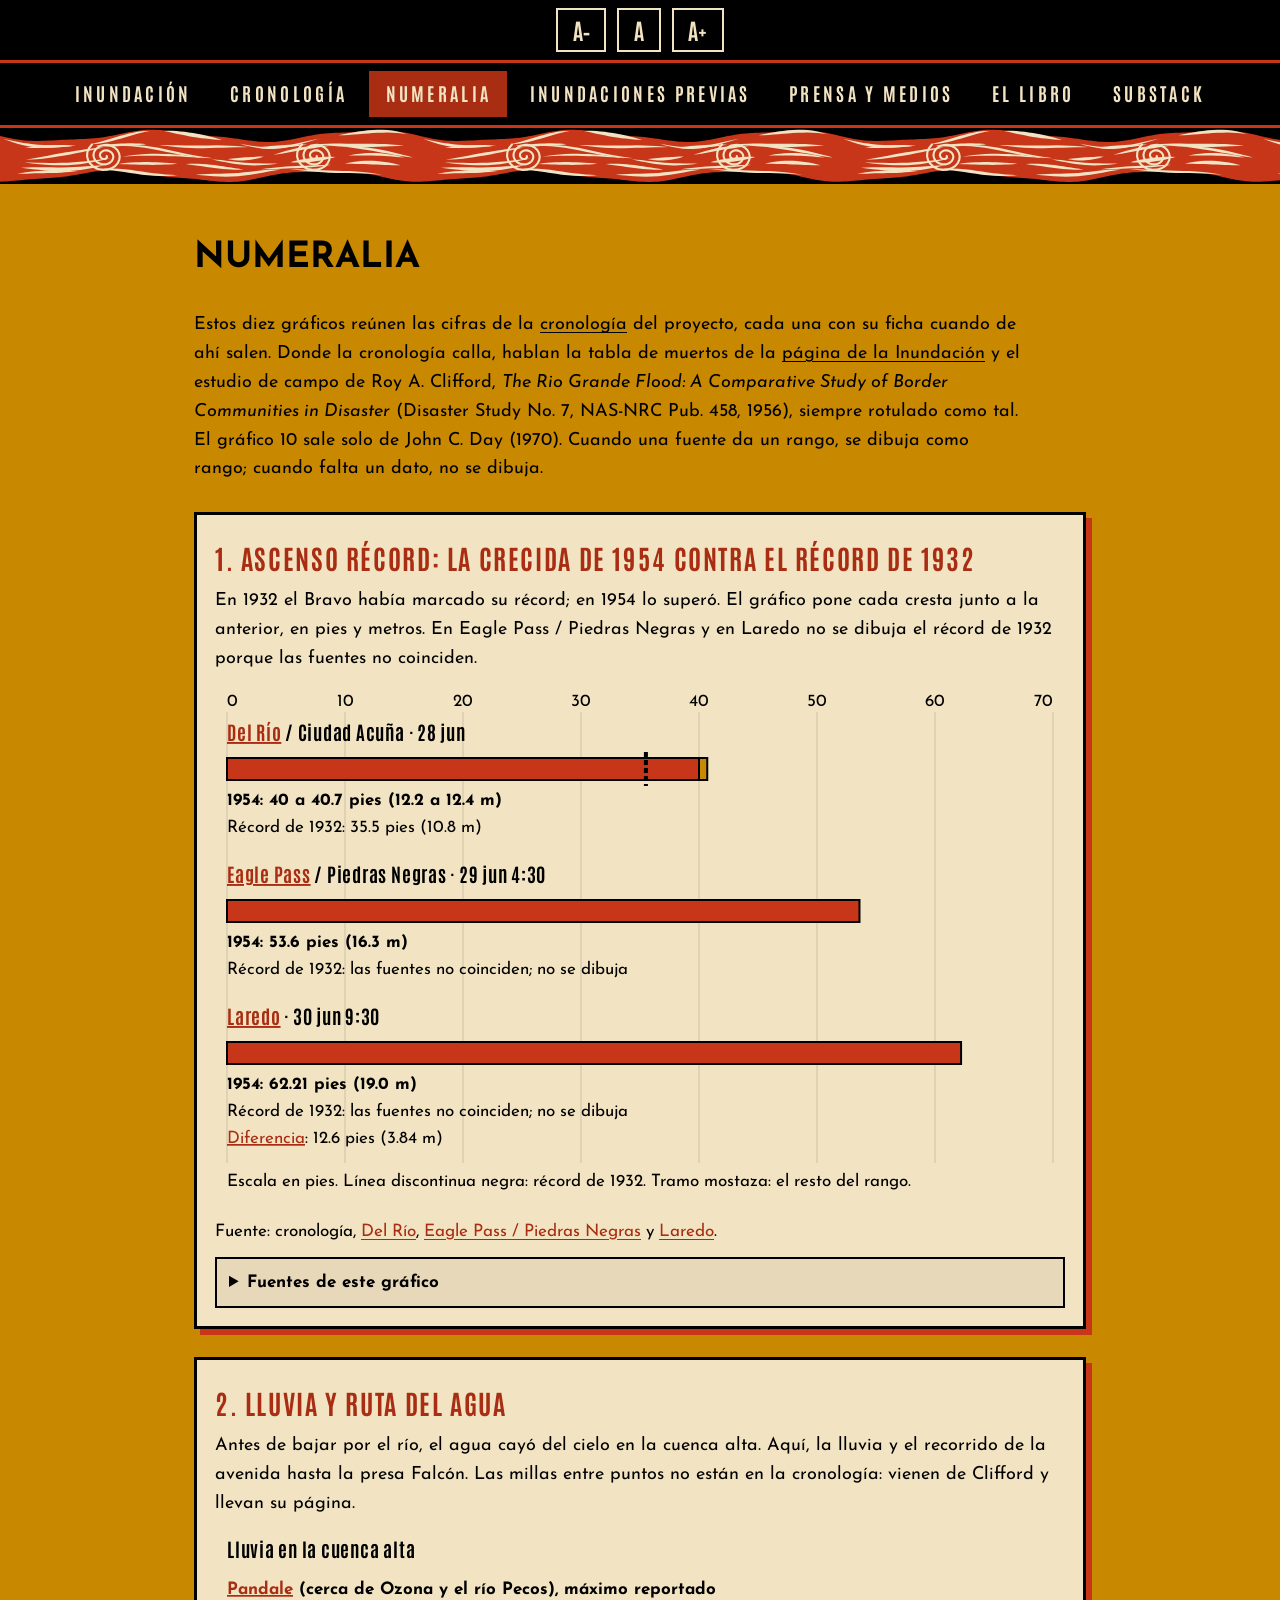
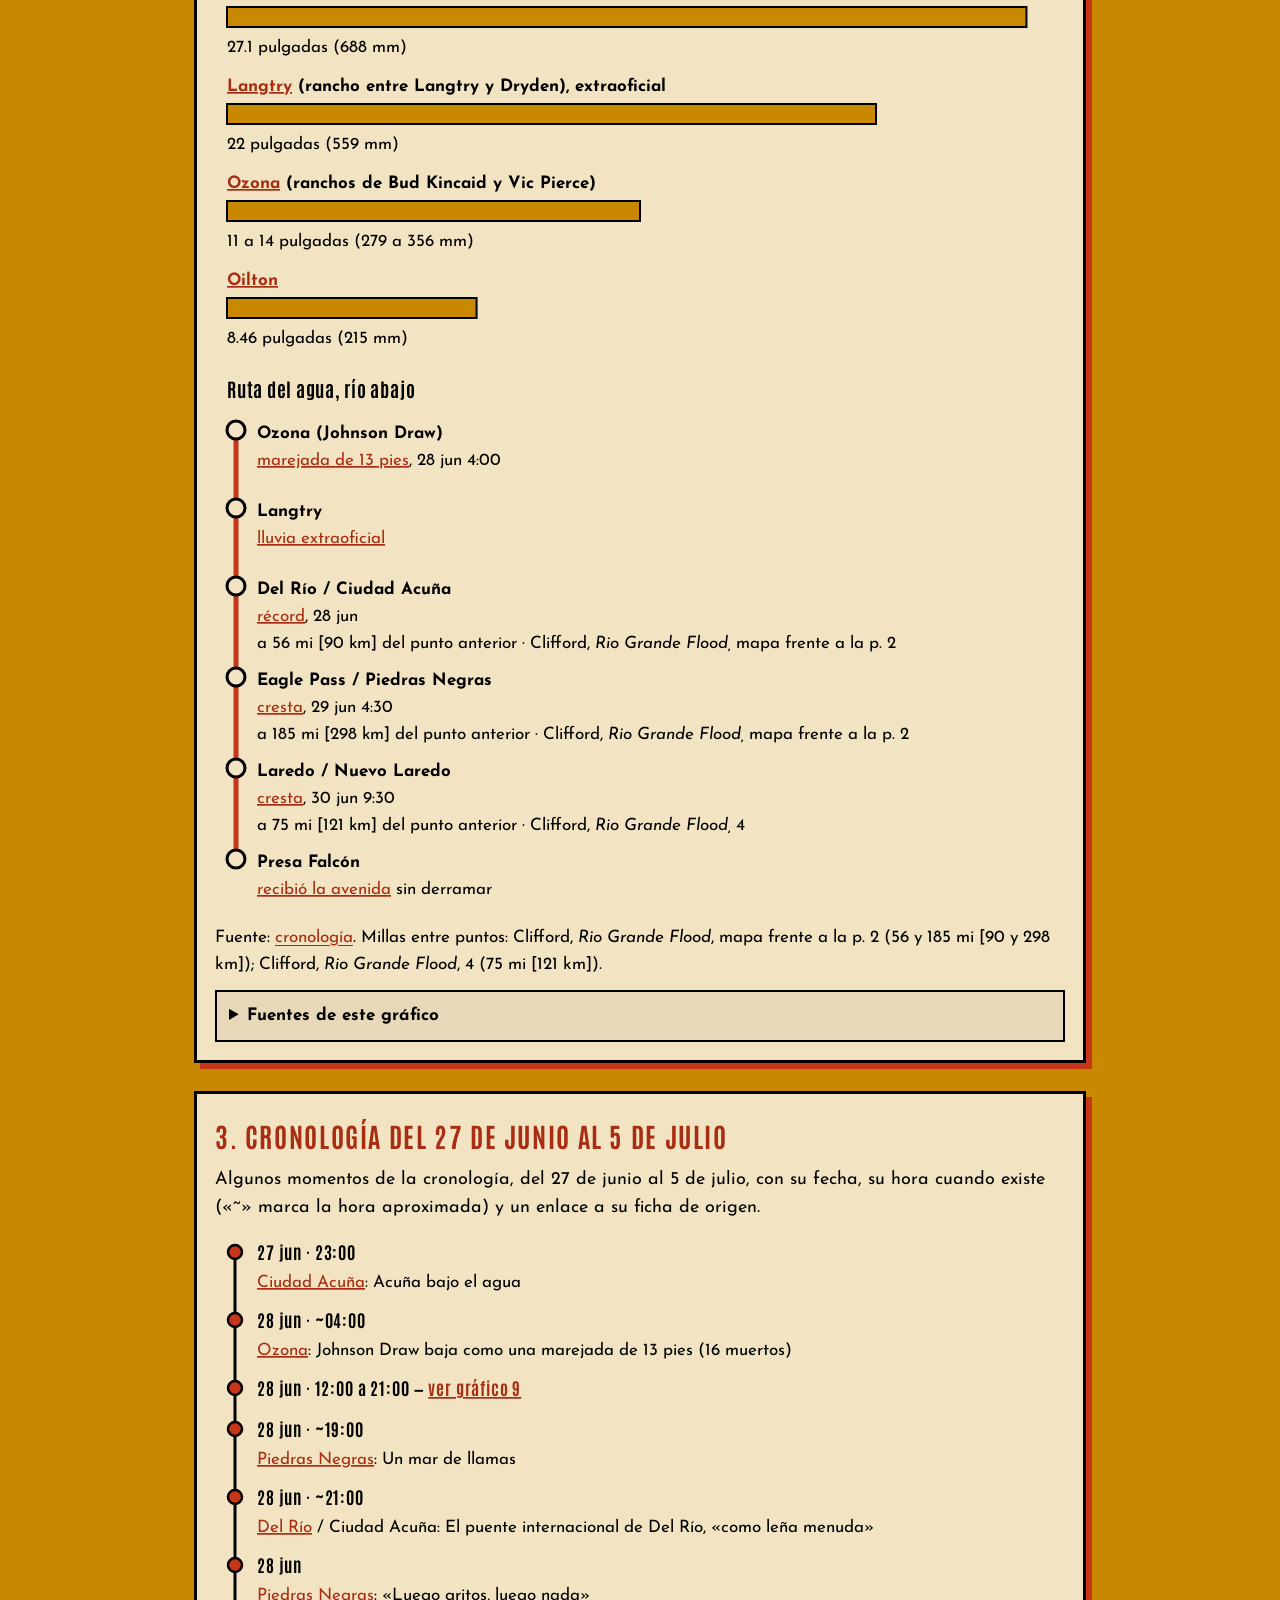
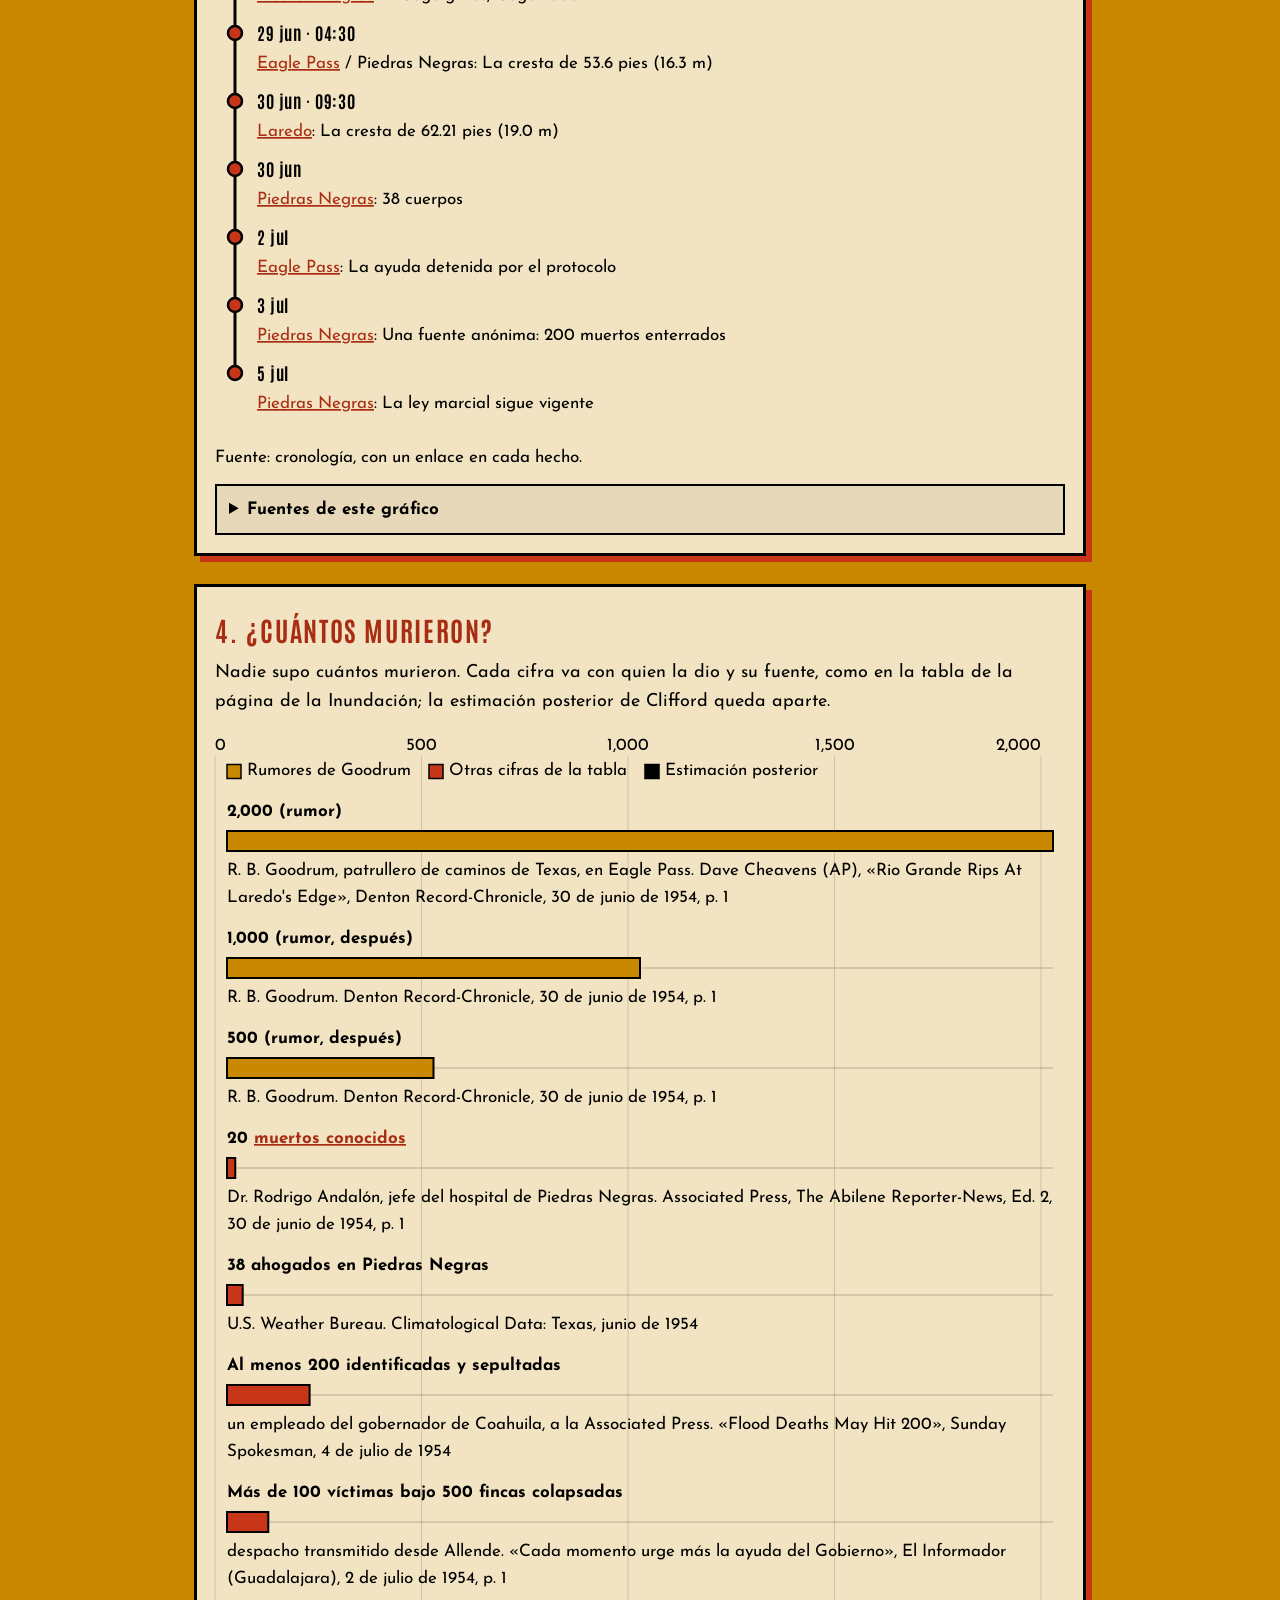
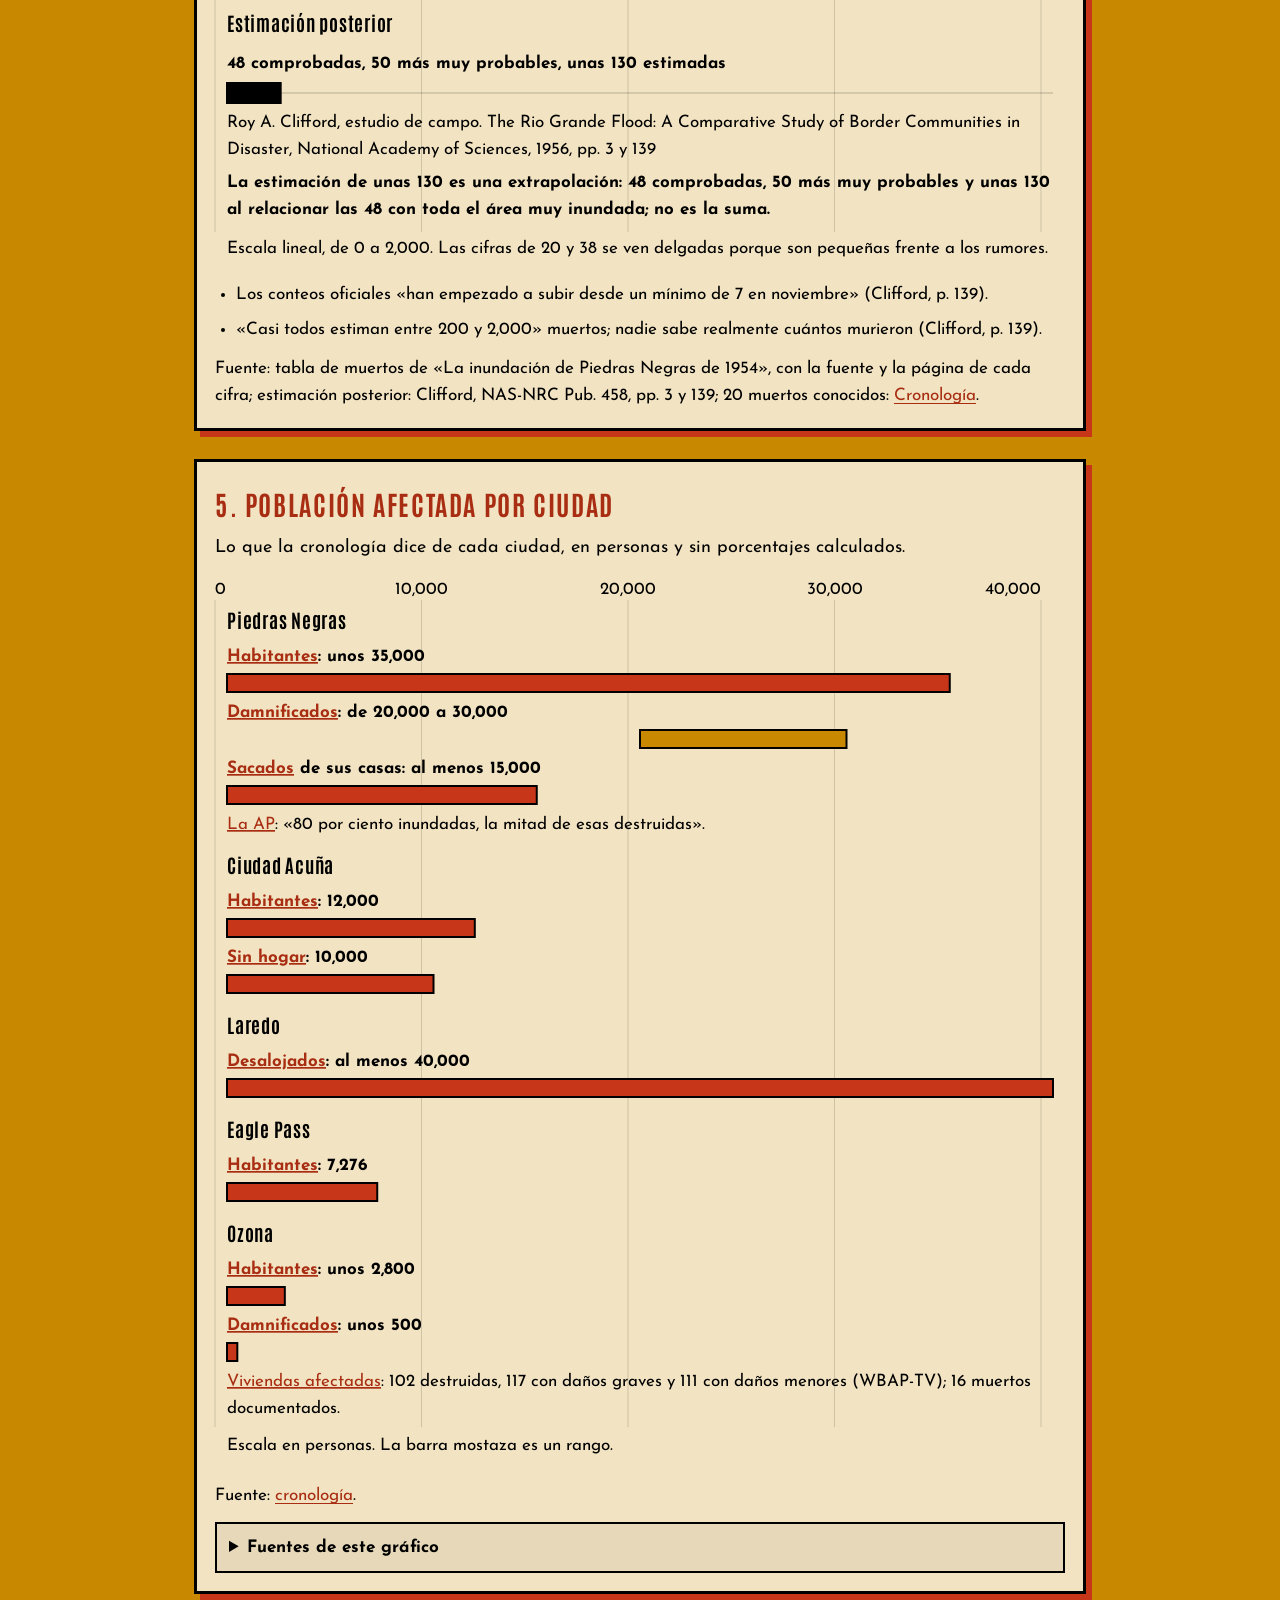
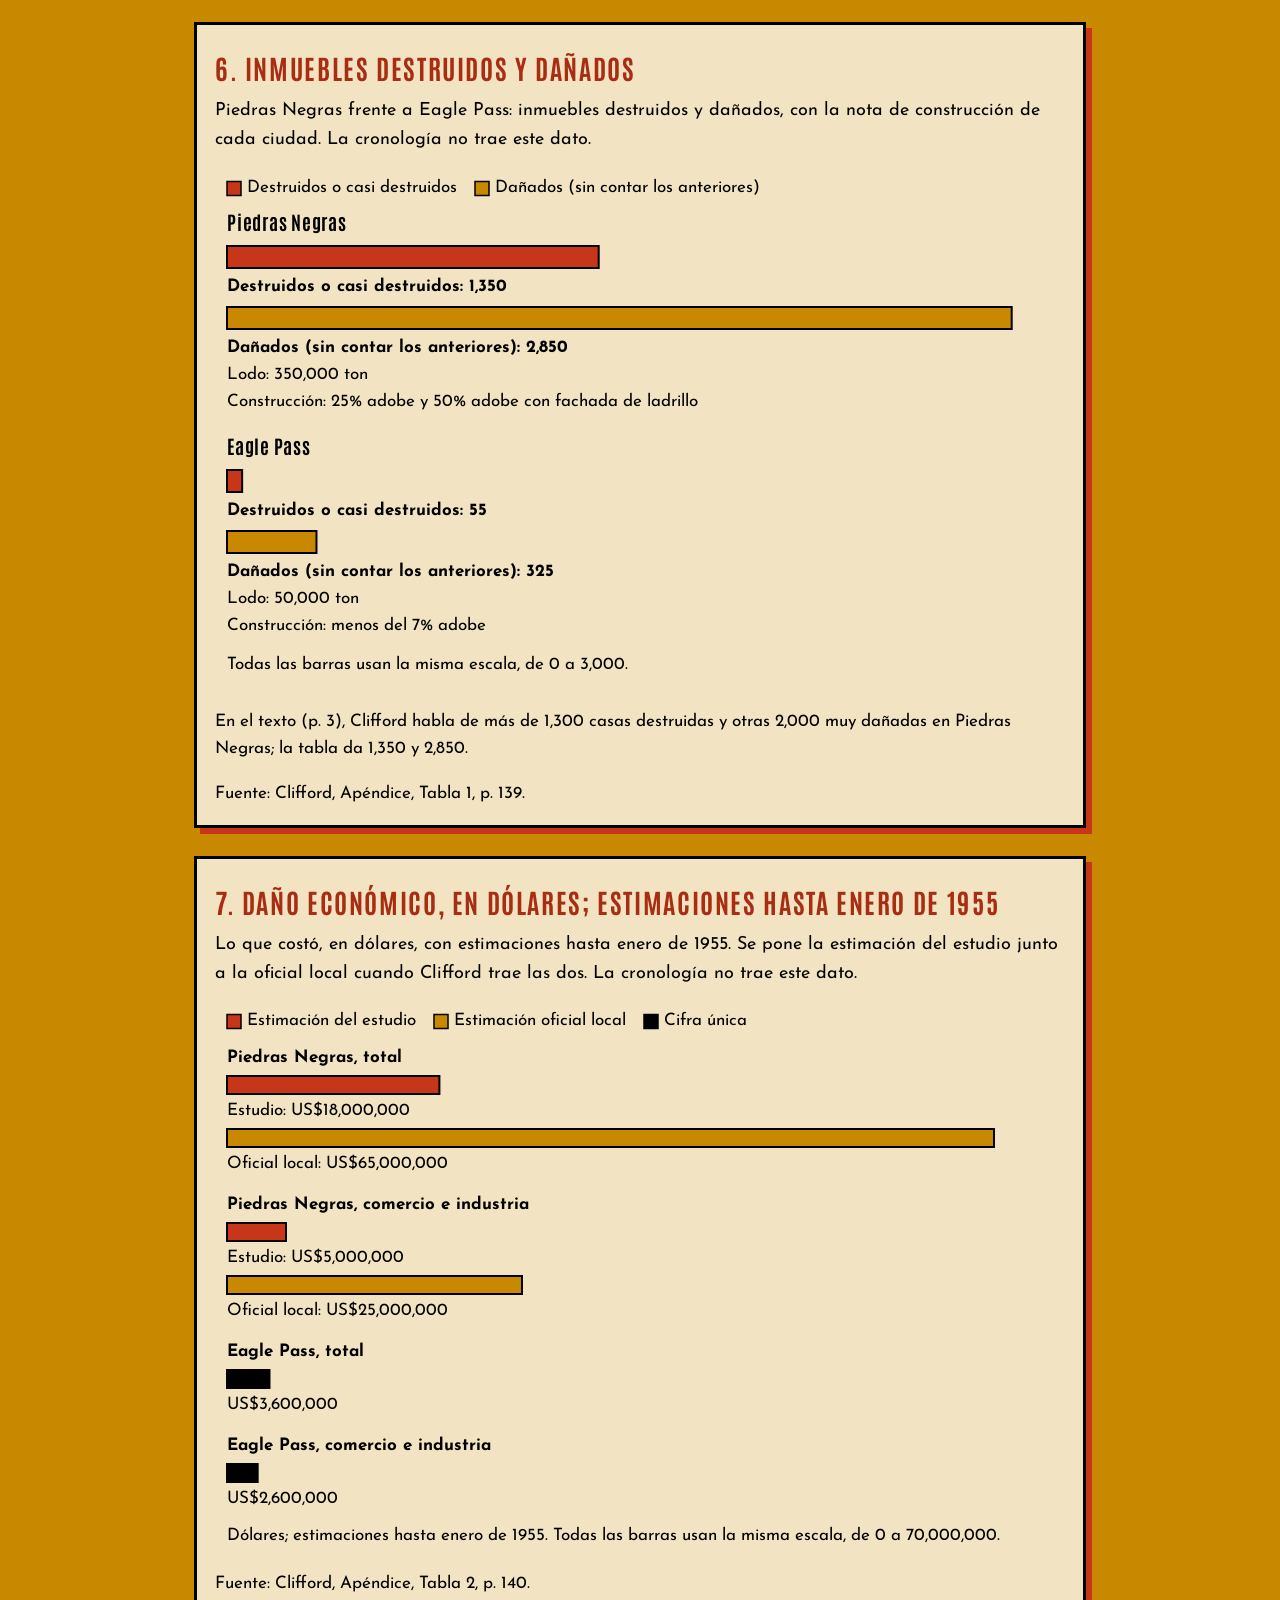
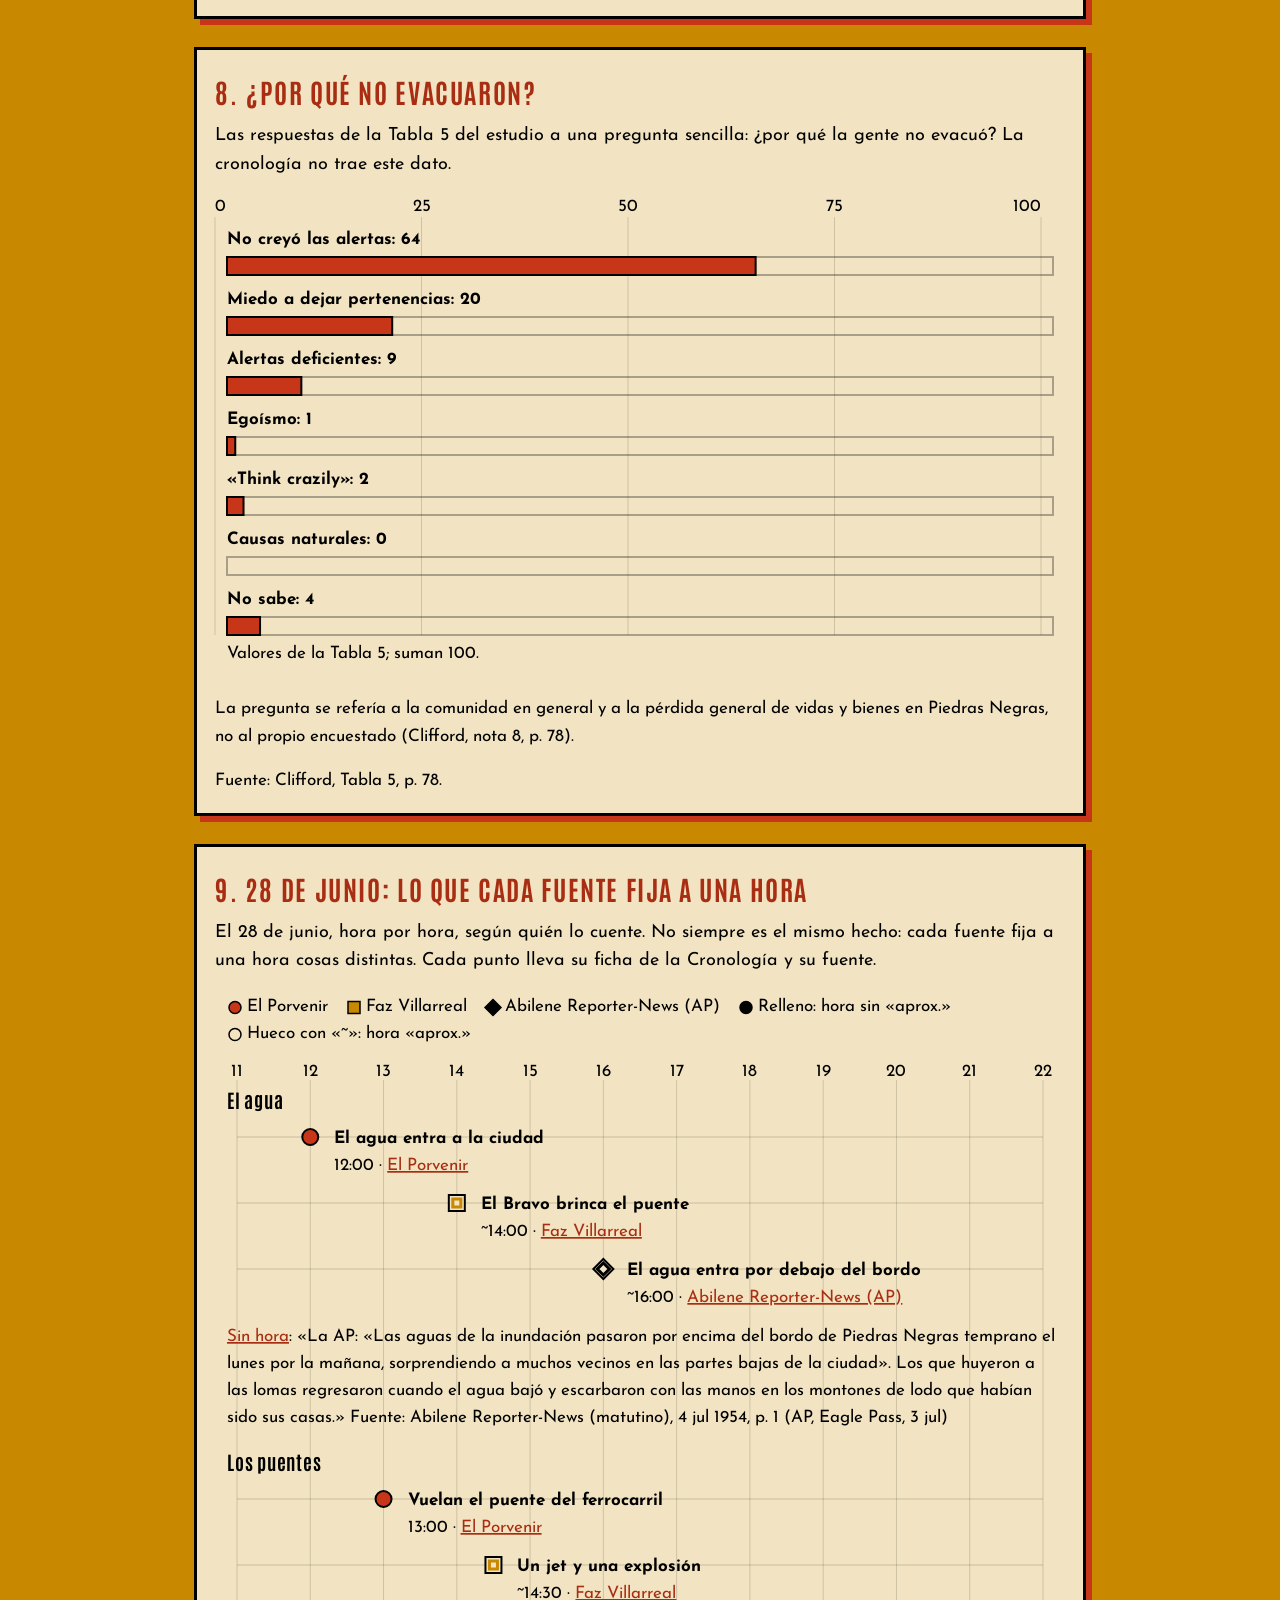
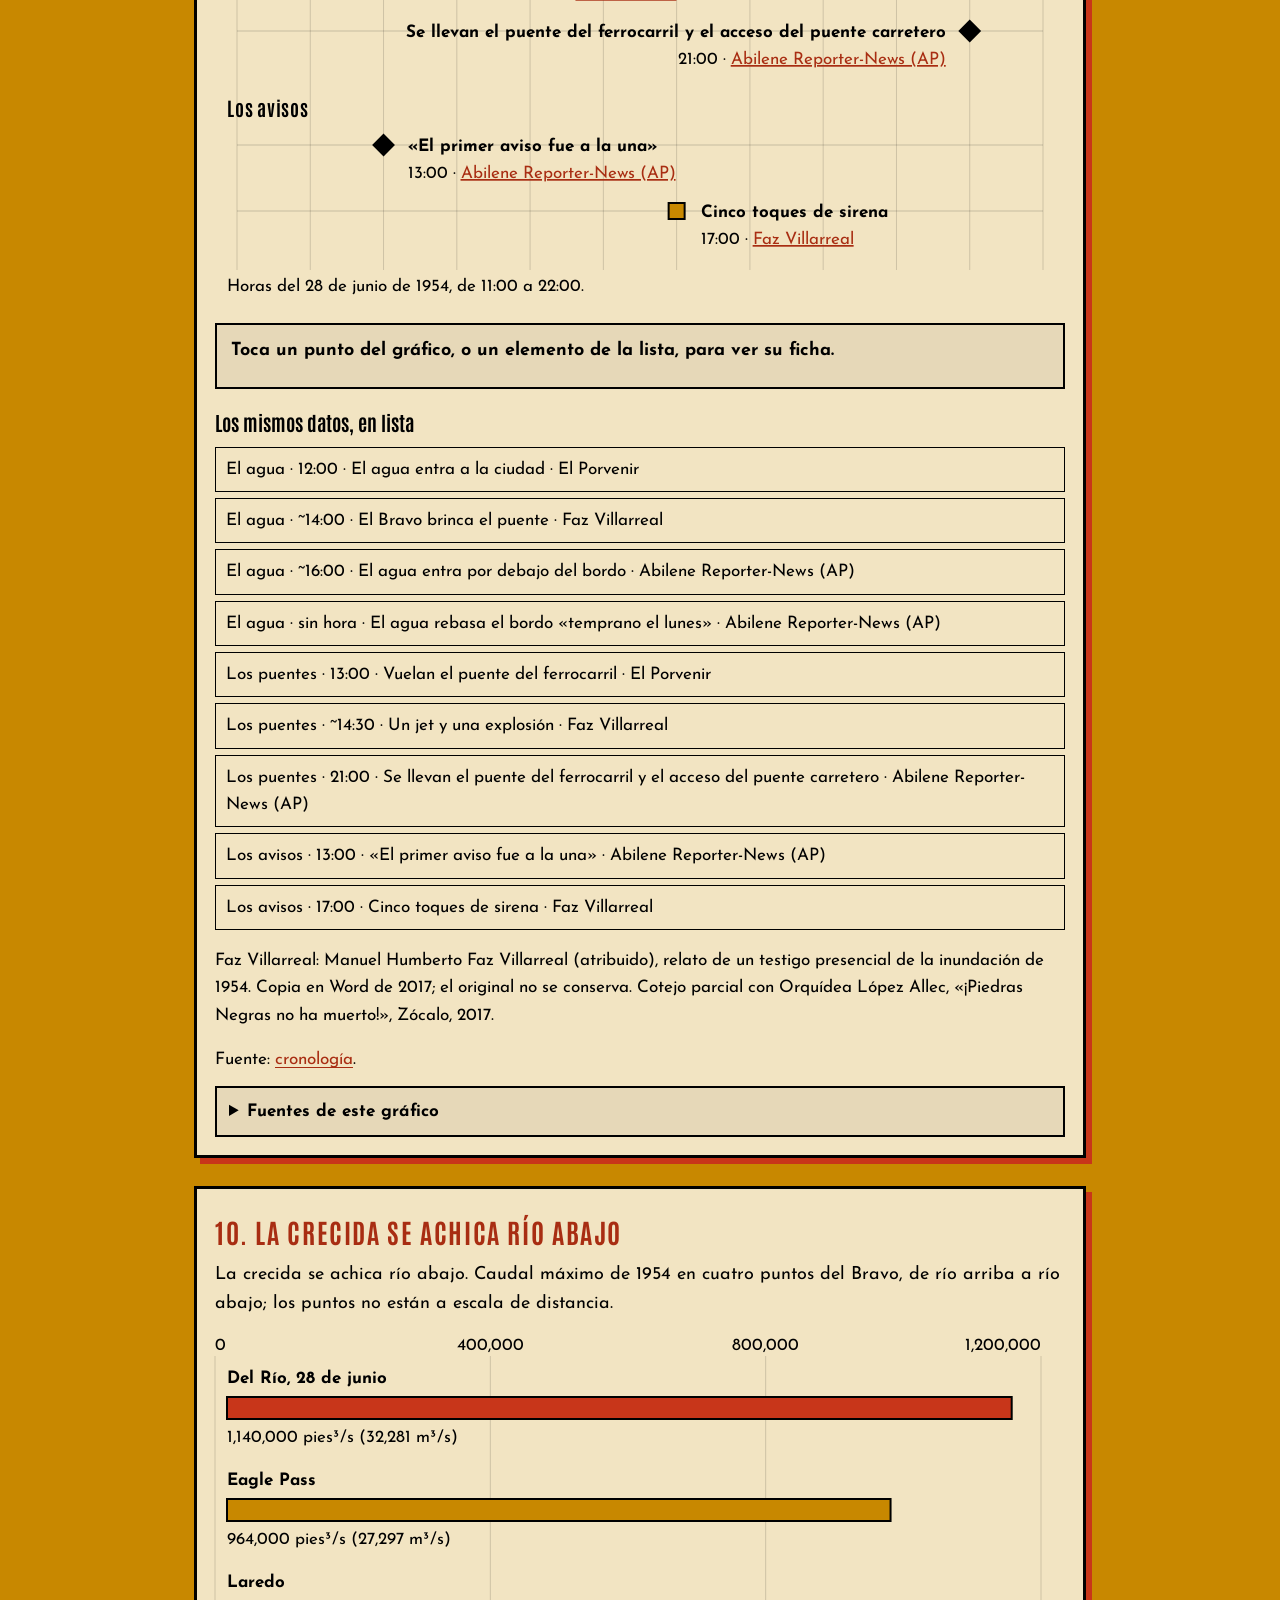
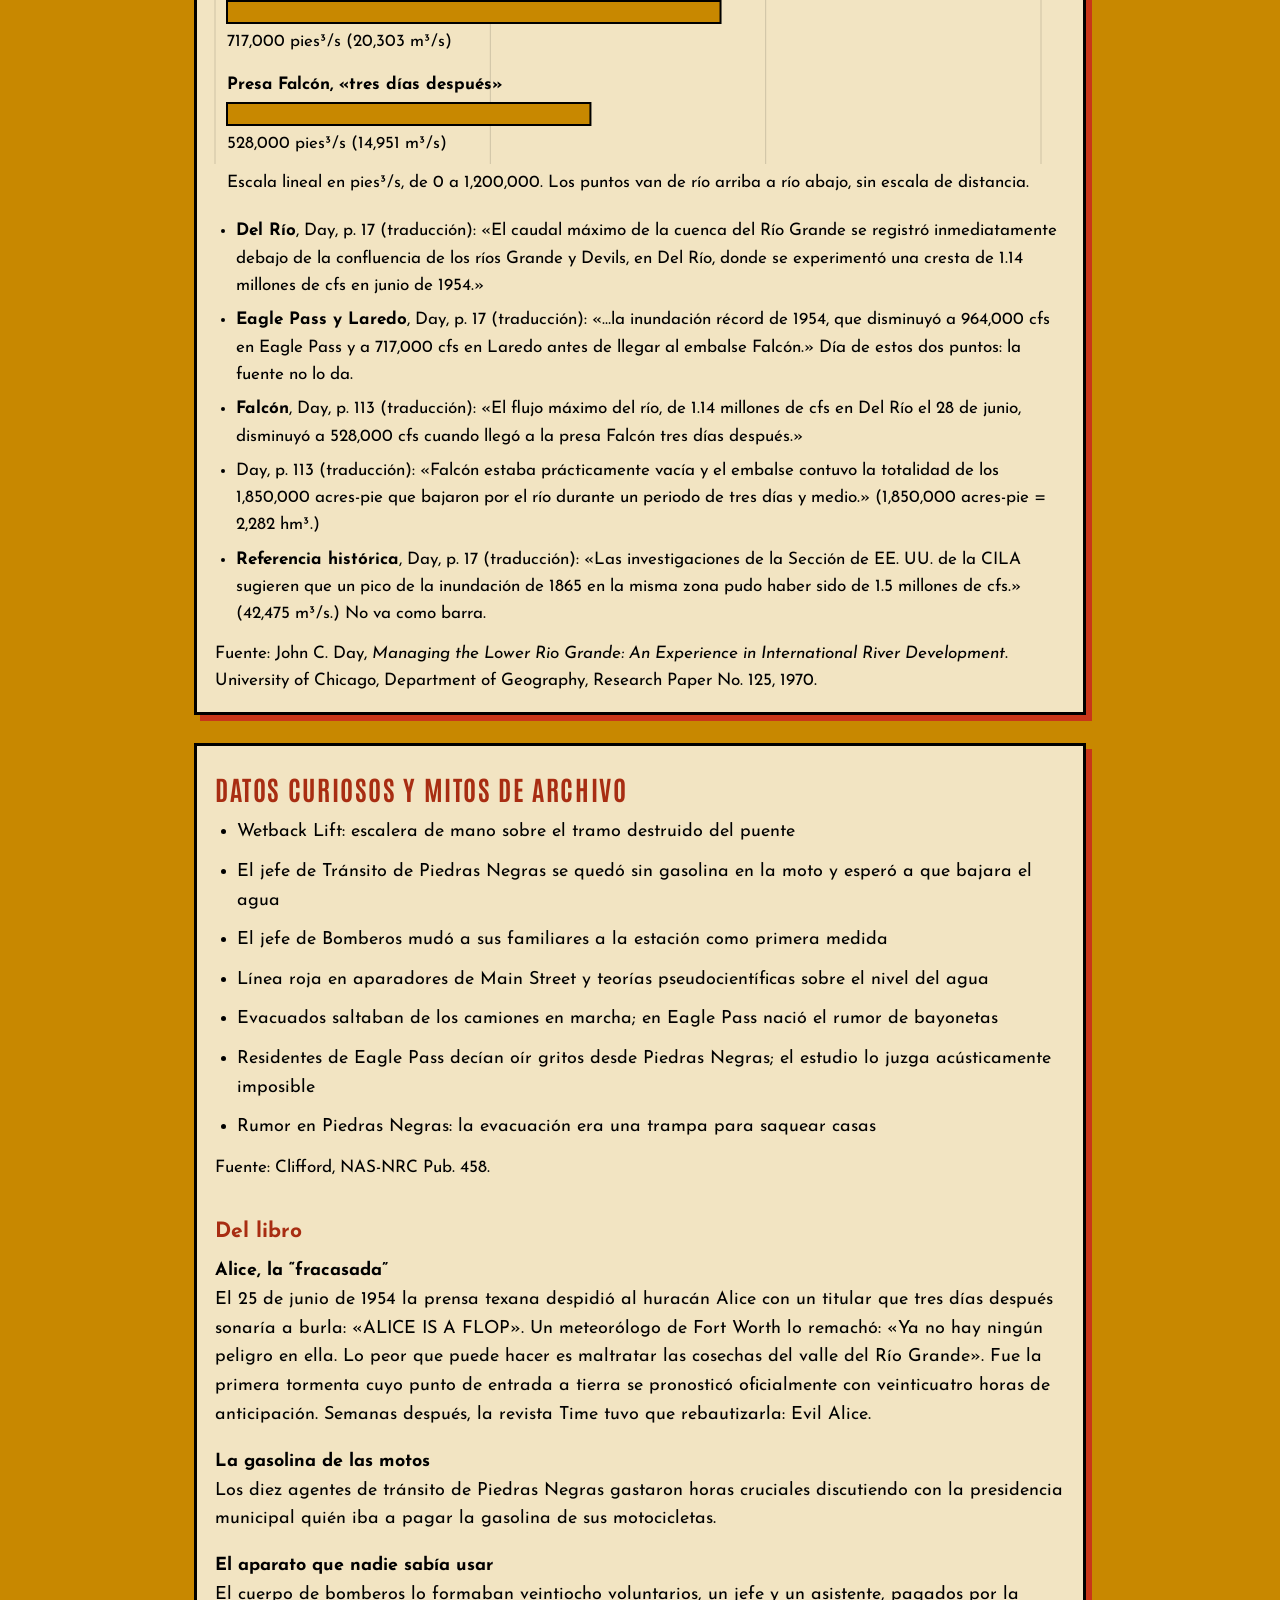
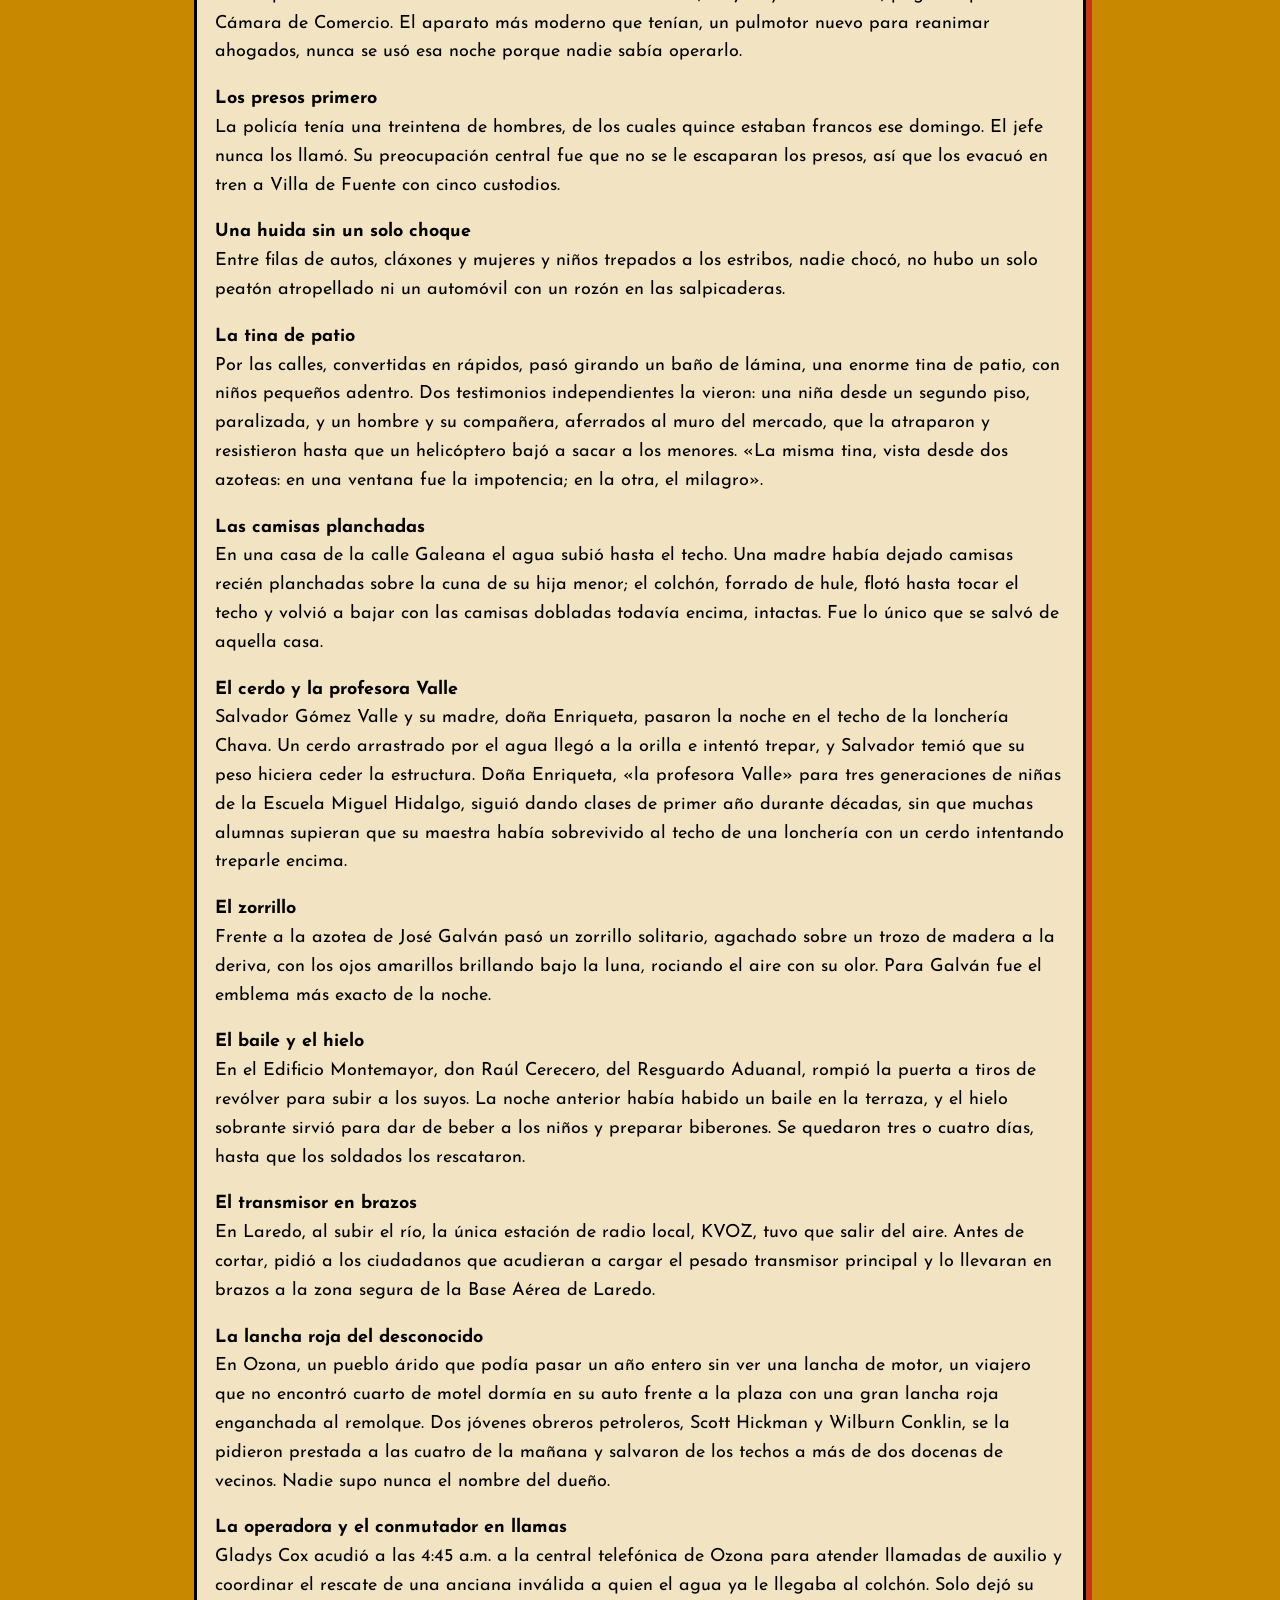
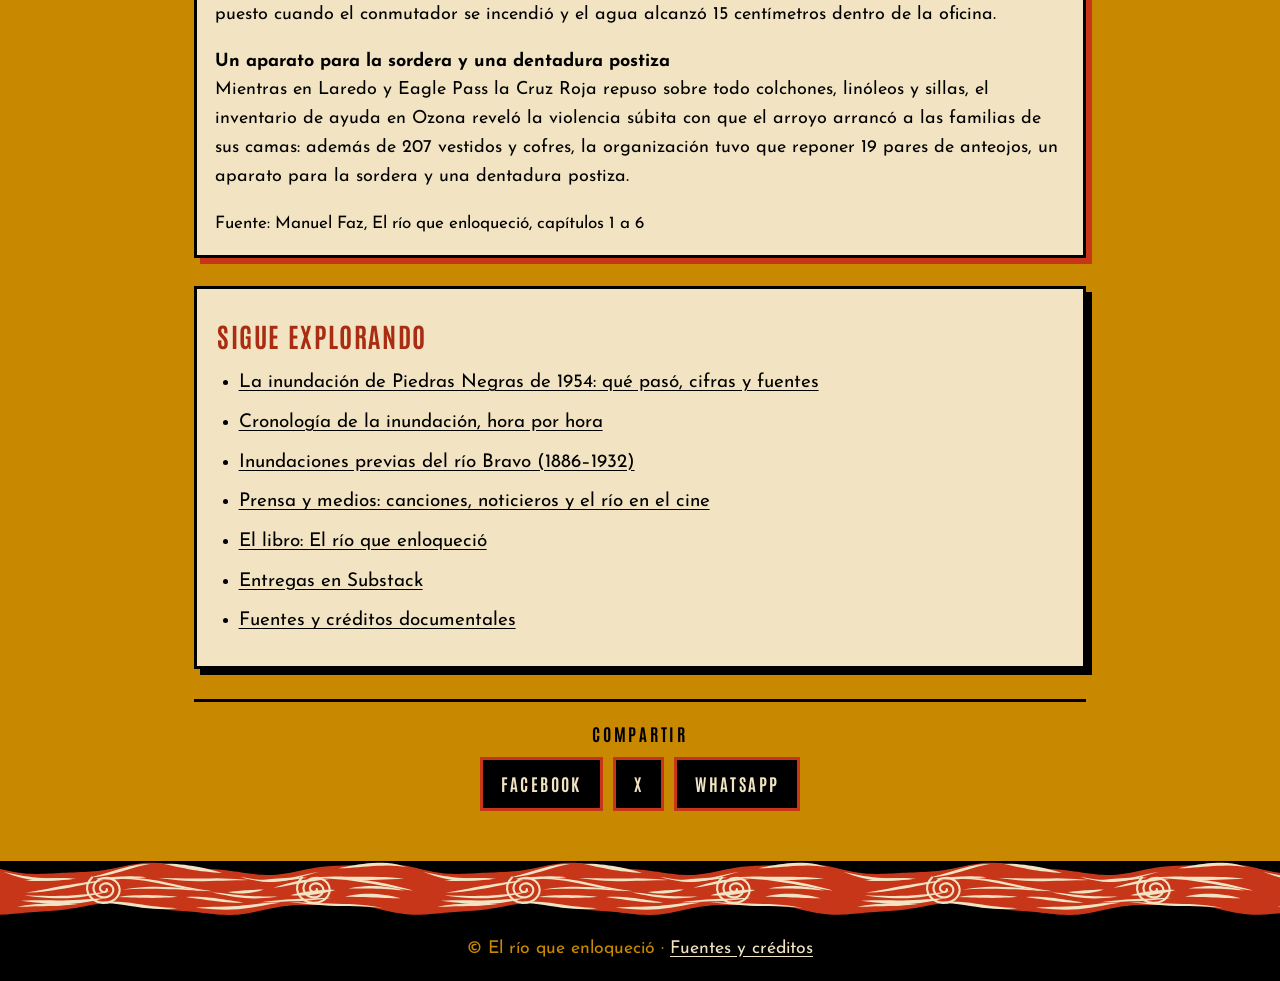
<file: numeralia.html>
<!doctype html>
<html lang="es">
<head>
<meta charset="utf-8">
<meta name="viewport" content="width=device-width,initial-scale=1">
<title>NUMERALIA: los números de la inundación de Piedras Negras de 1954</title>
<meta name="description" content="NUMERALIA: diez gráficos animados con las cifras de la inundación de Piedras Negras de 1954: crecida, lluvia, cronología, muertos, daños y más.">
<link rel="canonical" href="https://matonfaz.github.io/el-rio-que-enloquecio/numeralia.html">
<meta property="og:type" content="website"><meta property="og:locale" content="es_MX"><meta property="og:site_name" content="El río que enloqueció"><meta property="og:title" content="NUMERALIA: los números de la inundación de Piedras Negras de 1954"><meta property="og:description" content="NUMERALIA: diez gráficos animados con las cifras de la inundación de Piedras Negras de 1954: crecida, lluvia, cronología, muertos, daños y más."><meta property="og:url" content="https://matonfaz.github.io/el-rio-que-enloquecio/numeralia.html"><meta property="og:image" content="https://matonfaz.github.io/el-rio-que-enloquecio/portada-web.jpg"><meta property="og:image:alt" content="Portada de El río que enloqueció, de Manuel Faz: grabado en linóleo de una ola roja sobre fondo mostaza y negro">
<meta name="twitter:card" content="summary_large_image"><meta name="twitter:title" content="NUMERALIA: los números de la inundación de Piedras Negras de 1954"><meta name="twitter:description" content="NUMERALIA: diez gráficos animados con las cifras de la inundación de Piedras Negras de 1954: crecida, lluvia, cronología, muertos, daños y más."><meta name="twitter:image" content="https://matonfaz.github.io/el-rio-que-enloquecio/portada-web.jpg"><meta name="twitter:image:alt" content="Portada de El río que enloqueció, de Manuel Faz: grabado en linóleo de una ola roja sobre fondo mostaza y negro">
<link rel="preconnect" href="https://fonts.googleapis.com"><link rel="preconnect" href="https://fonts.gstatic.com" crossorigin>
<link href="https://fonts.googleapis.com/css2?family=Antonio:wght@400;700&family=Josefin+Sans:wght@400;700&display=swap" rel="stylesheet">
<link rel="icon" href="data:image/svg+xml,%3Csvg xmlns=%27http://www.w3.org/2000/svg%27 viewBox=%270 0 10 10%27%3E%3Cpath d=%27M5 0L10 5L5 10L0 5Z%27 fill=%27%23C65A1E%27/%3E%3C/svg%3E">
<link rel="stylesheet" href="css/style.css">
<script src="js/letra.js"></script>
<script type="application/ld+json">{"@context": "https://schema.org", "@type": "WebPage", "name": "NUMERALIA: los números de la inundación de Piedras Negras de 1954", "description": "NUMERALIA: diez gráficos animados con las cifras de la inundación de Piedras Negras de 1954: crecida, lluvia, cronología, muertos, daños y más.", "url": "https://matonfaz.github.io/el-rio-que-enloquecio/numeralia.html", "inLanguage": "es", "isBasedOn": [{"@type": "WebPage", "url": "https://matonfaz.github.io/el-rio-que-enloquecio/index.html", "name": "Cronología de la inundación de Piedras Negras de 1954"}, {"@type": "WebPage", "url": "https://matonfaz.github.io/el-rio-que-enloquecio/inundacion-piedras-negras-1954.html", "name": "La inundación de Piedras Negras de 1954: qué pasó, cifras y fuentes"}, {"@type": "Book", "name": "The Rio Grande Flood: A Comparative Study of Border Communities in Disaster", "author": {"@type": "Person", "name": "Roy A. Clifford"}, "datePublished": "1956"}]}</script>
</head>
<body>
<nav class="menu" aria-label="Principal"><a href="inundacion-piedras-negras-1954.html">Inundación</a><a href="index.html">Cronología</a><a href="numeralia.html" aria-current="page">Numeralia</a><a href="antes.html">Inundaciones previas</a><a href="canciones.html">Prensa y medios</a><a href="libro.html">El libro</a><a href="substack.html">Substack</a></nav>
<div class="ondas"></div>
<main>
  <h1>NUMERALIA</h1>
  <section class="num-intro">
    <p>Estos diez gráficos reúnen las cifras de la <a href="index.html">cronología</a> del proyecto, cada una con su ficha cuando de ahí salen. Donde la cronología calla, hablan la tabla de muertos de la <a href="inundacion-piedras-negras-1954.html">página de la Inundación</a> y el estudio de campo de Roy A. Clifford, <em>The Rio Grande Flood: A Comparative Study of Border Communities in Disaster</em> (Disaster Study No. 7, NAS-NRC Pub. 458, 1956), siempre rotulado como tal. El gráfico 10 sale solo de John C. Day (1970). Cuando una fuente da un rango, se dibuja como rango; cuando falta un dato, no se dibuja.</p>
  </section>
  <section class="num-fig" aria-labelledby="grafico-1-h"><h2 id="grafico-1-h">1. Ascenso récord: la crecida de 1954 contra el récord de 1932</h2><p class="num-lead">En 1932 el Bravo había marcado su récord; en 1954 lo superó. El gráfico pone cada cresta junto a la anterior, en pies y metros. En Eagle Pass / Piedras Negras y en Laredo no se dibuja el récord de 1932 porque las fuentes no coinciden.</p><div class="num-svg" id="grafico-1"></div><p class="num-fuente">Fuente: cronología, <a href="index.html#ev-67">Del Río</a>, <a href="index.html#ev-79">Eagle Pass / Piedras Negras</a> y <a href="index.html#ev-91">Laredo</a>.</p><details class="num-fuentes"><summary>Fuentes de este gráfico</summary><ul class="num-fuentes-lista"><li><a href="index.html#ev-67">28 jun</a> · Abilene Reporter-News (vespertino), 28 jun 1954, p. 2 (AP); Abilene Reporter-News (matutino), 29 jun 1954, p. 1 (AP, Del Río, 28 jun)</li><li><a href="index.html#ev-79">29 jun</a> · Abilene Reporter-News (vespertino), 30 jun 1954, pp. 1 y 15 (AP, Laredo)</li><li><a href="index.html#ev-91">30 jun</a> · Abilene Reporter-News (matutino), 1 jul 1954, p. 3-A (AP)</li><li><a href="index.html#ev-41">30 jun</a> · U.S. Weather Bureau, Climatological Data, National Summary, vol. 5 (1954), pp. 220–221</li></ul></details></section>
  <section class="num-fig" aria-labelledby="grafico-2-h"><h2 id="grafico-2-h">2. Lluvia y ruta del agua</h2><p class="num-lead">Antes de bajar por el río, el agua cayó del cielo en la cuenca alta. Aquí, la lluvia y el recorrido de la avenida hasta la presa Falcón. Las millas entre puntos no están en la cronología: vienen de Clifford y llevan su página.</p><div class="num-svg" id="grafico-2"></div><p class="num-fuente">Fuente: <a href="index.html#ev-72">cronología</a>. Millas entre puntos: Clifford, <em>Rio Grande Flood</em>, mapa frente a la p. 2 (56 y 185 mi [90 y 298 km]); Clifford, <em>Rio Grande Flood</em>, 4 (75 mi [121 km]).</p><details class="num-fuentes"><summary>Fuentes de este gráfico</summary><ul class="num-fuentes-lista"><li><a href="index.html#ev-134">26–27 jun</a> · Allan R. Bosworth, <em>Ozona Country</em> (1964), pp. 210–218; Jonathan Burnett, <em>Flash Floods in Texas</em> (2008), pp. 151–154</li><li><a href="index.html#ev-72">28 jun</a> · Abilene Reporter-News (matutino), 29 jun 1954, p. 3 (AP)</li><li><a href="index.html#ev-52">26 jun</a> · Abilene Reporter-News (matutino), 27 jun 1954, p. 43 (AP)</li><li><a href="index.html#ev-67">28 jun</a> · Abilene Reporter-News (vespertino), 28 jun 1954, p. 2 (AP); Abilene Reporter-News (matutino), 29 jun 1954, p. 1 (AP, Del Río, 28 jun)</li><li><a href="index.html#ev-79">29 jun</a> · Abilene Reporter-News (vespertino), 30 jun 1954, pp. 1 y 15 (AP, Laredo)</li><li><a href="index.html#ev-91">30 jun</a> · Abilene Reporter-News (matutino), 1 jul 1954, p. 3-A (AP)</li><li><a href="index.html#ev-41">30 jun</a> · U.S. Weather Bureau, Climatological Data, National Summary, vol. 5 (1954), pp. 220–221</li></ul></details></section>
  <section class="num-fig" aria-labelledby="grafico-3-h"><h2 id="grafico-3-h">3. Cronología del 27 de junio al 5 de julio</h2><p class="num-lead">Algunos momentos de la cronología, del 27 de junio al 5 de julio, con su fecha, su hora cuando existe («~» marca la hora aproximada) y un enlace a su ficha de origen.</p><div class="num-svg" id="grafico-3"></div><p class="num-fuente">Fuente: cronología, con un enlace en cada hecho.</p><details class="num-fuentes"><summary>Fuentes de este gráfico</summary><ul class="num-fuentes-lista"><li><a href="index.html#ev-8">27 jun</a> · El Porvenir, 29 jun 1954, p. 1 (Saltillo, 28 jun)</li><li><a href="index.html#ev-61">28 jun</a> · Allan R. Bosworth, <em>Ozona Country</em> (1964), pp. 210–218; Abilene Reporter-News, 29 jun 1954, p. 3 (AP) y 5 jul 1954, p. 11-A</li><li><a href="index.html#ev-26">28 jun</a> · Faz Villarreal, M. H., «La Inundación de Piedras Negras, en Junio de 1954». Autoría atribuida; relato de un testigo presencial de la inundación de 1954. Copia en Word de 2017; el original no se conserva. Cotejo parcial con Orquídea López Allec, «¡Piedras Negras no ha muerto!», Zócalo, 2017.</li><li><a href="index.html#ev-64">28 jun</a> · Abilene Reporter-News (matutino), 29 jun 1954, p. 1 (AP, Del Río, 28 jun); Abilene Reporter-News (vespertino), 29 jun 1954, p. 1 (pie de foto)</li><li><a href="index.html#ev-28">28 jun</a> · Abilene Reporter-News, 1 jul 1954, p. 22 (AP)</li><li><a href="index.html#ev-79">29 jun</a> · Abilene Reporter-News (vespertino), 30 jun 1954, pp. 1 y 15 (AP, Laredo)</li><li><a href="index.html#ev-91">30 jun</a> · Abilene Reporter-News (matutino), 1 jul 1954, p. 3-A (AP)</li><li><a href="index.html#ev-38">30 jun</a> · Abilene Reporter-News, 1 jul 1954, pp. 1 y 3-A (AP, Eagle Pass, 30 jun)</li><li><a href="index.html#ev-48">2 jul</a> · Abilene Reporter-News, 2 jul 1954, p. 1; Oakland Tribune, 2 jul 1954 (AP)</li><li><a href="index.html#ev-117">3 jul</a> · Abilene Reporter-News (matutino), 4 jul 1954, p. 1 (AP, Eagle Pass, 3 jul)</li><li><a href="index.html#ev-119">5 jul</a> · Abilene Reporter-News (matutino), 6 jul 1954, p. 6-A (AP)</li></ul></details></section>
  <section class="num-fig" aria-labelledby="grafico-4-h"><h2 id="grafico-4-h">4. ¿Cuántos murieron?</h2><p class="num-lead">Nadie supo cuántos murieron. Cada cifra va con quien la dio y su fuente, como en la tabla de la página de la Inundación; la estimación posterior de Clifford queda aparte.</p><div class="num-svg" id="grafico-4"></div><ul class="num-notas"><li>Los conteos oficiales «han empezado a subir desde un mínimo de 7 en noviembre» (Clifford, p. 139).</li><li>«Casi todos estiman entre 200 y 2,000» muertos; nadie sabe realmente cuántos murieron (Clifford, p. 139).</li></ul><p class="num-fuente">Fuente: tabla de muertos de «La inundación de Piedras Negras de 1954», con la fuente y la página de cada cifra; estimación posterior: Clifford, NAS-NRC Pub. 458, pp. 3 y 139; 20 muertos conocidos: <a href="index.html#ev-92">Cronología</a>.</p></section>
  <section class="num-fig" aria-labelledby="grafico-5-h"><h2 id="grafico-5-h">5. Población afectada por ciudad</h2><p class="num-lead">Lo que la cronología dice de cada ciudad, en personas y sin porcentajes calculados.</p><div class="num-svg" id="grafico-5"></div><p class="num-fuente">Fuente: <a href="index.html#ev-32">cronología</a>.</p><details class="num-fuentes"><summary>Fuentes de este gráfico</summary><ul class="num-fuentes-lista"><li><a href="index.html#ev-32">29 jun</a> · The Texas City Sun, 30 jun 1954, p. 10 (UP)</li><li><a href="index.html#ev-33">29 jun</a> · El Nacional, 30 jun 1954 (Robert Mengin, France-Presse)</li><li><a href="index.html#ev-68">28 jun</a> · Abilene Reporter-News (vespertino), 28 jun 1954, p. 2 (AP)</li><li><a href="index.html#ev-79">29 jun</a> · Abilene Reporter-News (vespertino), 30 jun 1954, pp. 1 y 15 (AP, Laredo)</li><li><a href="index.html#ev-92">30 jun</a> · Abilene Reporter-News (vespertino), 30 jun 1954, p. 1 (AP, Laredo) · Veinte muertos, según el director del hospital</li><li><a href="index.html#ev-97">30 jun</a> · Abilene Reporter-News (vespertino), 30 jun 1954, p. 1 (AP, Laredo) · De 20,000 a 30,000 sin hogar</li><li><a href="index.html#ev-98">30 jun</a> · Abilene Reporter-News (matutino), 1 jul 1954, pp. 1 y 3-A (AP, Eagle Pass, 30 jun)</li><li><a href="index.html#ev-61">28 jun</a> · Allan R. Bosworth, <em>Ozona Country</em> (1964), pp. 210–218; Abilene Reporter-News, 29 jun 1954, p. 3 (AP)</li></ul></details></section>
  <section class="num-fig" aria-labelledby="grafico-6-h"><h2 id="grafico-6-h">6. Inmuebles destruidos y dañados</h2><p class="num-lead">Piedras Negras frente a Eagle Pass: inmuebles destruidos y dañados, con la nota de construcción de cada ciudad. La cronología no trae este dato.</p><div class="num-svg" id="grafico-6"></div><p class="num-nota">En el texto (p. 3), Clifford habla de más de 1,300 casas destruidas y otras 2,000 muy dañadas en Piedras Negras; la tabla da 1,350 y 2,850.</p><p class="num-fuente">Fuente: Clifford, Apéndice, Tabla 1, p. 139.</p></section>
  <section class="num-fig" aria-labelledby="grafico-7-h"><h2 id="grafico-7-h">7. Daño económico, en dólares; estimaciones hasta enero de 1955</h2><p class="num-lead">Lo que costó, en dólares, con estimaciones hasta enero de 1955. Se pone la estimación del estudio junto a la oficial local cuando Clifford trae las dos. La cronología no trae este dato.</p><div class="num-svg" id="grafico-7"></div><p class="num-fuente">Fuente: Clifford, Apéndice, Tabla 2, p. 140.</p></section>
  <section class="num-fig" aria-labelledby="grafico-8-h"><h2 id="grafico-8-h">8. ¿Por qué no evacuaron?</h2><p class="num-lead">Las respuestas de la Tabla 5 del estudio a una pregunta sencilla: ¿por qué la gente no evacuó? La cronología no trae este dato.</p><div class="num-svg" id="grafico-8"></div><p class="num-nota">La pregunta se refería a la comunidad en general y a la pérdida general de vidas y bienes en Piedras Negras, no al propio encuestado (Clifford, nota 8, p. 78).</p><p class="num-fuente">Fuente: Clifford, Tabla 5, p. 78.</p></section>
  <section class="num-fig" aria-labelledby="grafico-9-h"><h2 id="grafico-9-h">9. 28 de junio: lo que cada fuente fija a una hora</h2><p class="num-lead">El 28 de junio, hora por hora, según quién lo cuente. No siempre es el mismo hecho: cada fuente fija a una hora cosas distintas. Cada punto lleva su ficha de la Cronología y su fuente.</p><div class="num-svg" id="grafico-9"></div><div class="num-tarjeta" id="grafico-9-tarjeta" aria-live="polite"><p class="num-tarjeta-h">Toca un punto del gráfico, o un elemento de la lista, para ver su ficha.</p></div><h3 class="num-lista-t">Los mismos datos, en lista</h3><ul class="num-lista9" id="grafico-9-lista"></ul><p class="num-nota">Faz Villarreal: Manuel Humberto Faz Villarreal (atribuido), relato de un testigo presencial de la inundación de 1954. Copia en Word de 2017; el original no se conserva. Cotejo parcial con Orquídea López Allec, «¡Piedras Negras no ha muerto!», Zócalo, 2017.</p><p class="num-fuente">Fuente: <a href="index.html#ev-17">cronología</a>.</p><details class="num-fuentes"><summary>Fuentes de este gráfico</summary><ul class="num-fuentes-lista"><li><a href="index.html#ev-17">28 jun</a> · El Porvenir, 29 jun 1954, p. 1 (Saltillo, 28 jun)</li><li><a href="index.html#ev-18">28 jun</a> · El Porvenir, 29 jun 1954, pp. 1 y 3</li><li><a href="index.html#ev-19">28 jun</a> · Abilene Reporter-News, 1 jul 1954, p. 22 (AP) · «El primer aviso fue a la una»</li><li><a href="index.html#ev-20">28 jun</a> · Faz Villarreal, M. H., «La Inundación de Piedras Negras, en Junio de 1954». Autoría atribuida; relato de un testigo presencial de la inundación de 1954. Copia en Word de 2017; el original no se conserva. Cotejo parcial con Orquídea López Allec, «¡Piedras Negras no ha muerto!», Zócalo, 2017. · El Bravo brinca el puente</li><li><a href="index.html#ev-21">28 jun</a> · Faz Villarreal, M. H., «La Inundación de Piedras Negras, en Junio de 1954». Autoría atribuida; relato de un testigo presencial de la inundación de 1954. Copia en Word de 2017; el original no se conserva. Cotejo parcial con Orquídea López Allec, «¡Piedras Negras no ha muerto!», Zócalo, 2017. · Un jet y una explosión</li><li><a href="index.html#ev-22">28 jun</a> · Abilene Reporter-News, 1 jul 1954, p. 22 (AP) · El agua entra por debajo del bordo</li><li><a href="index.html#ev-23">28 jun</a> · Faz Villarreal, M. H., «La Inundación de Piedras Negras, en Junio de 1954». Autoría atribuida; relato de un testigo presencial de la inundación de 1954. Copia en Word de 2017; el original no se conserva. Cotejo parcial con Orquídea López Allec, «¡Piedras Negras no ha muerto!», Zócalo, 2017. · Cinco toques de sirena</li><li><a href="index.html#ev-65">28 jun</a> · Abilene Reporter-News (matutino), 29 jun 1954, p. 1 (AP, Del Río, 28 jun)</li><li><a href="index.html#ev-74">28 jun</a> · Abilene Reporter-News (matutino), 4 jul 1954, p. 1 (AP, Eagle Pass, 3 jul)</li></ul></details></section>
  <section class="num-fig" aria-labelledby="grafico-10-h"><h2 id="grafico-10-h">10. La crecida se achica río abajo</h2><p class="num-lead">La crecida se achica río abajo. Caudal máximo de 1954 en cuatro puntos del Bravo, de río arriba a río abajo; los puntos no están a escala de distancia.</p><div class="num-svg" id="grafico-10"></div><ul class="num-sr"><li>Del Río, 28 de junio: 1,140,000 pies³/s (32,281 m³/s).</li><li>Eagle Pass: 964,000 pies³/s (27,297 m³/s).</li><li>Laredo: 717,000 pies³/s (20,303 m³/s).</li><li>Presa Falcón, «tres días después»: 528,000 pies³/s (14,951 m³/s).</li></ul><ul class="num-notas"><li><b>Del Río</b>, Day, p. 17 (traducción): «El caudal máximo de la cuenca del Río Grande se registró inmediatamente debajo de la confluencia de los ríos Grande y Devils, en Del Río, donde se experimentó una cresta de 1.14 millones de cfs en junio de 1954.»</li><li><b>Eagle Pass y Laredo</b>, Day, p. 17 (traducción): «…la inundación récord de 1954, que disminuyó a 964,000 cfs en Eagle Pass y a 717,000 cfs en Laredo antes de llegar al embalse Falcón.» Día de estos dos puntos: la fuente no lo da.</li><li><b>Falcón</b>, Day, p. 113 (traducción): «El flujo máximo del río, de 1.14 millones de cfs en Del Río el 28 de junio, disminuyó a 528,000 cfs cuando llegó a la presa Falcón tres días después.»</li><li>Day, p. 113 (traducción): «Falcón estaba prácticamente vacía y el embalse contuvo la totalidad de los 1,850,000 acres-pie que bajaron por el río durante un periodo de tres días y medio.» (1,850,000 acres-pie = 2,282 hm³.)</li><li><b>Referencia histórica</b>, Day, p. 17 (traducción): «Las investigaciones de la Sección de EE. UU. de la CILA sugieren que un pico de la inundación de 1865 en la misma zona pudo haber sido de 1.5 millones de cfs.» (42,475 m³/s.) No va como barra.</li></ul><p class="num-fuente">Fuente: John C. Day, <em>Managing the Lower Rio Grande: An Experience in International River Development</em>. University of Chicago, Department of Geography, Research Paper No. 125, 1970.</p></section>
  <section class="num-fig" id="curiosidades" aria-labelledby="curiosidades-h">
    <h2 id="curiosidades-h">Datos curiosos y mitos de archivo</h2>
    <ul class="num-lista"><li>Wetback Lift: escalera de mano sobre el tramo destruido del puente</li><li>El jefe de Tránsito de Piedras Negras se quedó sin gasolina en la moto y esperó a que bajara el agua</li><li>El jefe de Bomberos mudó a sus familiares a la estación como primera medida</li><li>Línea roja en aparadores de Main Street y teorías pseudocientíficas sobre el nivel del agua</li><li>Evacuados saltaban de los camiones en marcha; en Eagle Pass nació el rumor de bayonetas</li><li>Residentes de Eagle Pass decían oír gritos desde Piedras Negras; el estudio lo juzga acústicamente imposible</li><li>Rumor en Piedras Negras: la evacuación era una trampa para saquear casas</li></ul>
    <p class="num-fuente">Fuente: Clifford, NAS-NRC Pub. 458.</p>
    <h3 class="num-sub" id="del-libro-h">Del libro</h3>
    <ul class="num-lista-libro" aria-labelledby="del-libro-h"><li><strong class="num-dato-t">Alice, la “fracasada”</strong> El 25 de junio de 1954 la prensa texana despidió al huracán Alice con un titular que tres días después sonaría a burla: «ALICE IS A FLOP». Un meteorólogo de Fort Worth lo remachó: «Ya no hay ningún peligro en ella. Lo peor que puede hacer es maltratar las cosechas del valle del Río Grande». Fue la primera tormenta cuyo punto de entrada a tierra se pronosticó oficialmente con veinticuatro horas de anticipación. Semanas después, la revista Time tuvo que rebautizarla: Evil Alice.</li><li><strong class="num-dato-t">La gasolina de las motos</strong> Los diez agentes de tránsito de Piedras Negras gastaron horas cruciales discutiendo con la presidencia municipal quién iba a pagar la gasolina de sus motocicletas.</li><li><strong class="num-dato-t">El aparato que nadie sabía usar</strong> El cuerpo de bomberos lo formaban veintiocho voluntarios, un jefe y un asistente, pagados por la Cámara de Comercio. El aparato más moderno que tenían, un pulmotor nuevo para reanimar ahogados, nunca se usó esa noche porque nadie sabía operarlo.</li><li><strong class="num-dato-t">Los presos primero</strong> La policía tenía una treintena de hombres, de los cuales quince estaban francos ese domingo. El jefe nunca los llamó. Su preocupación central fue que no se le escaparan los presos, así que los evacuó en tren a Villa de Fuente con cinco custodios.</li><li><strong class="num-dato-t">Una huida sin un solo choque</strong> Entre filas de autos, cláxones y mujeres y niños trepados a los estribos, nadie chocó, no hubo un solo peatón atropellado ni un automóvil con un rozón en las salpicaderas.</li><li><strong class="num-dato-t">La tina de patio</strong> Por las calles, convertidas en rápidos, pasó girando un baño de lámina, una enorme tina de patio, con niños pequeños adentro. Dos testimonios independientes la vieron: una niña desde un segundo piso, paralizada, y un hombre y su compañera, aferrados al muro del mercado, que la atraparon y resistieron hasta que un helicóptero bajó a sacar a los menores. «La misma tina, vista desde dos azoteas: en una ventana fue la impotencia; en la otra, el milagro».</li><li><strong class="num-dato-t">Las camisas planchadas</strong> En una casa de la calle Galeana el agua subió hasta el techo. Una madre había dejado camisas recién planchadas sobre la cuna de su hija menor; el colchón, forrado de hule, flotó hasta tocar el techo y volvió a bajar con las camisas dobladas todavía encima, intactas. Fue lo único que se salvó de aquella casa.</li><li><strong class="num-dato-t">El cerdo y la profesora Valle</strong> Salvador Gómez Valle y su madre, doña Enriqueta, pasaron la noche en el techo de la lonchería Chava. Un cerdo arrastrado por el agua llegó a la orilla e intentó trepar, y Salvador temió que su peso hiciera ceder la estructura. Doña Enriqueta, «la profesora Valle» para tres generaciones de niñas de la Escuela Miguel Hidalgo, siguió dando clases de primer año durante décadas, sin que muchas alumnas supieran que su maestra había sobrevivido al techo de una lonchería con un cerdo intentando treparle encima.</li><li><strong class="num-dato-t">El zorrillo</strong> Frente a la azotea de José Galván pasó un zorrillo solitario, agachado sobre un trozo de madera a la deriva, con los ojos amarillos brillando bajo la luna, rociando el aire con su olor. Para Galván fue el emblema más exacto de la noche.</li><li><strong class="num-dato-t">El baile y el hielo</strong> En el Edificio Montemayor, don Raúl Cerecero, del Resguardo Aduanal, rompió la puerta a tiros de revólver para subir a los suyos. La noche anterior había habido un baile en la terraza, y el hielo sobrante sirvió para dar de beber a los niños y preparar biberones. Se quedaron tres o cuatro días, hasta que los soldados los rescataron.</li><li><strong class="num-dato-t">El transmisor en brazos</strong> En Laredo, al subir el río, la única estación de radio local, KVOZ, tuvo que salir del aire. Antes de cortar, pidió a los ciudadanos que acudieran a cargar el pesado transmisor principal y lo llevaran en brazos a la zona segura de la Base Aérea de Laredo.</li><li><strong class="num-dato-t">La lancha roja del desconocido</strong> En Ozona, un pueblo árido que podía pasar un año entero sin ver una lancha de motor, un viajero que no encontró cuarto de motel dormía en su auto frente a la plaza con una gran lancha roja enganchada al remolque. Dos jóvenes obreros petroleros, Scott Hickman y Wilburn Conklin, se la pidieron prestada a las cuatro de la mañana y salvaron de los techos a más de dos docenas de vecinos. Nadie supo nunca el nombre del dueño.</li><li><strong class="num-dato-t">La operadora y el conmutador en llamas</strong> Gladys Cox acudió a las 4:45 a.m. a la central telefónica de Ozona para atender llamadas de auxilio y coordinar el rescate de una anciana inválida a quien el agua ya le llegaba al colchón. Solo dejó su puesto cuando el conmutador se incendió y el agua alcanzó 15 centímetros dentro de la oficina.</li><li><strong class="num-dato-t">Un aparato para la sordera y una dentadura postiza</strong> Mientras en Laredo y Eagle Pass la Cruz Roja repuso sobre todo colchones, linóleos y sillas, el inventario de ayuda en Ozona reveló la violencia súbita con que el arroyo arrancó a las familias de sus camas: además de 207 vestidos y cofres, la organización tuvo que reponer 19 pares de anteojos, un aparato para la sordera y una dentadura postiza.</li></ul>
    <p class="num-fuente">Fuente: Manuel Faz, El río que enloqueció, capítulos 1 a 6</p>
  </section>
  <section class="panel" id="sigue-explorando">
    <h2>Sigue explorando</h2>
    <ul class="enlaces">
      <li><a href="inundacion-piedras-negras-1954.html">La inundación de Piedras Negras de 1954: qué pasó, cifras y fuentes</a></li>
      <li><a href="index.html">Cronología de la inundación, hora por hora</a></li>
      <li><a href="antes.html">Inundaciones previas del río Bravo (1886–1932)</a></li>
      <li><a href="canciones.html">Prensa y medios: canciones, noticieros y el río en el cine</a></li>
      <li><a href="libro.html">El libro: El río que enloqueció</a></li>
      <li><a href="substack.html">Entregas en Substack</a></li>
      <li><a href="fuentes.html">Fuentes y créditos documentales</a></li>
    </ul>
  </section>
  <noscript><div class="error">Los gráficos necesitan JavaScript activado.</div></noscript>
</main>
<div class="ondas"></div>
<footer>© El río que enloqueció · <a href="fuentes.html">Fuentes y créditos</a></footer>
<script>
const NUMERALIA = {
 /* Gráficos 1, 2, 3 y 5: cronología del proyecto (timeline_rio_1954.csv); "ficha" = columna id. */
 ascenso: [
  {punto:"Del Río / Ciudad Acuña",kw:"Del Río",ev:67,cuando:"28 jun",cresta:[40,40.7],cresta_txt:"40 a 40.7 pies (12.2 a 12.4 m)",record:35.5,record_txt:"35.5 pies (10.8 m)"},
  {punto:"Eagle Pass / Piedras Negras",kw:"Eagle Pass",ev:79,cuando:"29 jun 4:30",cresta:[53.6],cresta_txt:"53.6 pies (16.3 m)",record:null,record_txt:"las fuentes no coinciden; no se dibuja"},
  {punto:"Laredo",kw:"Laredo",ev:91,cuando:"30 jun 9:30",cresta:[62.21],cresta_txt:"62.21 pies (19.0 m)",record:null,record_txt:"las fuentes no coinciden; no se dibuja",dif:"12.6 pies (3.84 m)",dif_ev:41}],
 lluvia: [
  {estacion:"[Pandale|134] (cerca de Ozona y el río Pecos), máximo reportado",pulgadas:27.1,txt:"27.1 pulgadas (688 mm)"},
  {estacion:"[Langtry|72] (rancho entre Langtry y Dryden), extraoficial",pulgadas:22,txt:"22 pulgadas (559 mm)"},
  {estacion:"[Ozona|134] (ranchos de Bud Kincaid y Vic Pierce)",pulgadas:14,txt:"11 a 14 pulgadas (279 a 356 mm)"},
  {estacion:"[Oilton|52]",pulgadas:8.46,txt:"8.46 pulgadas (215 mm)"}],
 ruta_agua: [
  {punto:"Ozona (Johnson Draw)",evento:"[marejada de 13 pies|61], 28 jun 4:00"},
  {punto:"Langtry",evento:"[lluvia extraoficial|72]"},
  {punto:"Del Río / Ciudad Acuña",evento:"[récord|67], 28 jun"},
  {punto:"Eagle Pass / Piedras Negras",dist_mi:56,dist_fuente:"Clifford, *Rio Grande Flood*, mapa frente a la p. 2",evento:"[cresta|79], 29 jun 4:30"},
  {punto:"Laredo / Nuevo Laredo",dist_mi:185,dist_fuente:"Clifford, *Rio Grande Flood*, mapa frente a la p. 2",evento:"[cresta|91], 30 jun 9:30"},
  {punto:"Presa Falcón",dist_mi:75,dist_fuente:"Clifford, *Rio Grande Flood*, 4",evento:"[recibió la avenida|41] sin derramar"}],
 cronologia: [{"fecha": "27 jun", "hora": "23:00", "lugar": "Ciudad Acuña", "titulo": "Acuña bajo el agua", "ev": 8}, {"fecha": "28 jun", "hora": "04:00", "lugar": "Ozona", "titulo": "Johnson Draw baja como una marejada de 13 pies (16 muertos)", "ev": 61, "aprox": true}, {"linea": "28 jun · 12:00 a 21:00 — ", "enlace": "ver gráfico 9", "href": "#grafico-9-h"}, {"fecha": "28 jun", "hora": "19:00", "lugar": "Piedras Negras", "titulo": "Un mar de llamas", "ev": 26, "aprox": true}, {"fecha": "28 jun", "hora": "21:00", "lugar": "Del Río / Ciudad Acuña", "titulo": "El puente internacional de Del Río, «como leña menuda»", "ev": 64, "aprox": true}, {"fecha": "28 jun", "hora": "", "lugar": "Piedras Negras", "titulo": "«Luego gritos, luego nada»", "ev": 28}, {"fecha": "29 jun", "hora": "04:30", "lugar": "Eagle Pass / Piedras Negras", "titulo": "La cresta de 53.6 pies (16.3 m)", "ev": 79}, {"fecha": "30 jun", "hora": "09:30", "lugar": "Laredo", "titulo": "La cresta de 62.21 pies (19.0 m)", "ev": 91}, {"fecha": "30 jun", "hora": "", "lugar": "Piedras Negras", "titulo": "38 cuerpos", "ev": 38}, {"fecha": "2 jul", "hora": "", "lugar": "Eagle Pass", "titulo": "La ayuda detenida por el protocolo", "ev": 48}, {"fecha": "3 jul", "hora": "", "lugar": "Piedras Negras", "titulo": "Una fuente anónima: 200 muertos enterrados", "ev": 117}, {"fecha": "5 jul", "hora": "", "lugar": "Piedras Negras", "titulo": "La ley marcial sigue vigente", "ev": 119}],
 poblacion: [
  {ciudad:"Piedras Negras",barras:[
    {t:"[Habitantes|79]: unos 35,000",v:35000},
    {t:"[Damnificados|97]: de 20,000 a 30,000",v:[20000,30000]},
    {t:"[Sacados|98] de sus casas: al menos 15,000",v:15000}],
   texto:"[La AP|98]: «80 por ciento inundadas, la mitad de esas destruidas»."},
  {ciudad:"Ciudad Acuña",barras:[
    {t:"[Habitantes|32]: 12,000",v:12000},
    {t:"[Sin hogar|32]: 10,000",v:10000}]},
  {ciudad:"Laredo",barras:[{t:"[Desalojados|33]: al menos 40,000",v:40000}]},
  {ciudad:"Eagle Pass",barras:[{t:"[Habitantes|68]: 7,276",v:7276}]},
  {ciudad:"Ozona",barras:[{t:"[Habitantes|61]: unos 2,800",v:2800},{t:"[Damnificados|63]: unos 500",v:500}],texto:"[Viviendas afectadas|61]: 102 destruidas, 117 con daños graves y 111 con daños menores (WBAP-TV); 16 muertos documentados."}],
 /* Gráfico 4: tabla de muertos de inundacion-piedras-negras-1954.html */
 muertos: [
  {t:"2,000 (rumor)",v:2000,quien:"R. B. Goodrum, patrullero de caminos de Texas, en Eagle Pass",fuente:"Dave Cheavens (AP), «Rio Grande Rips At Laredo's Edge», Denton Record-Chronicle, 30 de junio de 1954, p. 1",tipo:"rumor"},
  {t:"1,000 (rumor, después)",v:1000,quien:"R. B. Goodrum",fuente:"Denton Record-Chronicle, 30 de junio de 1954, p. 1",tipo:"rumor"},
  {t:"500 (rumor, después)",v:500,quien:"R. B. Goodrum",fuente:"Denton Record-Chronicle, 30 de junio de 1954, p. 1",tipo:"rumor"},
  {t:"20 [muertos conocidos|92]",v:20,quien:"Dr. Rodrigo Andalón, jefe del hospital de Piedras Negras",fuente:"Associated Press, The Abilene Reporter-News, Ed. 2, 30 de junio de 1954, p. 1",tipo:"tabla"},
  {t:"38 ahogados en Piedras Negras",v:38,quien:"U.S. Weather Bureau",fuente:"Climatological Data: Texas, junio de 1954",tipo:"tabla"},
  {t:"Al menos 200 identificadas y sepultadas",v:200,quien:"un empleado del gobernador de Coahuila, a la Associated Press",fuente:"«Flood Deaths May Hit 200», Sunday Spokesman, 4 de julio de 1954",tipo:"tabla"},
  {t:"Más de 100 víctimas bajo 500 fincas colapsadas",v:100,quien:"despacho transmitido desde Allende",fuente:"«Cada momento urge más la ayuda del Gobierno», El Informador (Guadalajara), 2 de julio de 1954, p. 1",tipo:"tabla"}],
 muertos_posterior: {t:"48 comprobadas, 50 más muy probables, unas 130 estimadas",v:130,quien:"Roy A. Clifford, estudio de campo",fuente:"The Rio Grande Flood: A Comparative Study of Border Communities in Disaster, National Academy of Sciences, 1956, pp. 3 y 139"},
 /* Gráficos 6, 7 y 8: Clifford, NAS-NRC Pub. 458 (la cronología no trae estos datos). Gráfico 6: Apéndice, Tabla 1, p. 139. */
 inmuebles: {
  piedras_negras:{destruidos:1350,danados:2850,lodo_ton:350000,nota_construccion:"25% adobe y 50% adobe con fachada de ladrillo"},
  eagle_pass:{destruidos:55,danados:325,lodo_ton:50000,nota_construccion:"menos del 7% adobe"}},
 dano_usd: {piedras_negras:{estudio:18000000,oficial_local:65000000,comercio_industria_estudio:5000000,comercio_industria_oficial:25000000},eagle_pass:{total:3600000,comercio_industria:2600000}},
 /* Gráfico 8: Clifford, Tabla 5, p. 78 (suman 100) */
 evacuacion: [
  {t:"No creyó las alertas",v:64},
  {t:"Miedo a dejar pertenencias",v:20},
  {t:"Alertas deficientes",v:9},
  {t:"Egoísmo",v:1},
  {t:"«Think crazily»",v:2},
  {t:"Causas naturales",v:0},
  {t:"No sabe",v:4}],
 /* Gráfico 10: solo John C. Day, 1970 (pies³/s tal cual; m³/s = pies³/s × 0.0283168) */
 crecida: [
  {t:"Del Río, 28 de junio",cfs:1140000,m3:32281},
  {t:"Eagle Pass",cfs:964000,m3:27297},
  {t:"Laredo",cfs:717000,m3:20303},
  {t:"Presa Falcón, «tres días después»",cfs:528000,m3:14951}],
 /* Gráfico 9: solo timeline_rio_1954.csv, campos tal cual (ficha = columna id) */
 dia28: {
  "puntos": [
   {
    "id": 17,
    "hora": "12:00",
    "aprox": false,
    "titulo": "El agua entra a la ciudad",
    "texto": "El caudal llega a Piedras Negras, alcanza el nivel alto del puente de pasajeros e invade las calles con cerca de un metro de agua hasta las 13:00.",
    "fuente": "El Porvenir, 29 jun 1954, p. 1 (Saltillo, 28 jun)",
    "src": "porvenir"
   },
   {
    "id": 20,
    "hora": "14:00",
    "aprox": true,
    "titulo": "El Bravo brinca el puente",
    "texto": "El agua empieza a brincar el Puente Urbano. Cientos de curiosos siguen junto a la creciente, poniendo señales para ver si sube o baja.",
    "fuente": "Faz Villarreal, M. H., «La Inundación de Piedras Negras, en Junio de 1954». Autoría atribuida; relato de un testigo presencial de la inundación de 1954. Copia en Word de 2017; el original no se conserva. Cotejo parcial con Orquídea López Allec, «¡Piedras Negras no ha muerto!», Zócalo, 2017.",
    "src": "faz"
   },
   {
    "id": 22,
    "hora": "16:00",
    "aprox": true,
    "titulo": "El agua entra por debajo del bordo",
    "texto": "Según Olivares, hacia las 4 p.m. el agua se filtra bajo el bordo por un antiguo cauce del sur; después empieza a rebasar el bordo norte.",
    "fuente": "Abilene Reporter-News, 1 jul 1954, p. 22 (AP)",
    "src": "abilene"
   },
   {
    "id": 18,
    "hora": "13:00",
    "aprox": false,
    "titulo": "Vuelan el puente del ferrocarril",
    "texto": "«Fue volado el puente ferrocarrilero del lado mexicano a las 13 horas a efecto de evitar una represa que acabaría con la población». Los jefes de terminal informan que el puente «constituía un retén del agua».",
    "fuente": "El Porvenir, 29 jun 1954, pp. 1 y 3",
    "src": "porvenir"
   },
   {
    "id": 21,
    "hora": "14:30",
    "aprox": true,
    "titulo": "Un jet y una explosión",
    "texto": "Frente al Casino Nacional, Faz Villarreal ve un avión norteamericano de propulsión a chorro pasar bajo sobre el Puente Internacional y oye «una explosión apagada»: acababa de ser volada la parte del puente que pertenece a Eagle Pass.",
    "fuente": "Faz Villarreal, M. H., «La Inundación de Piedras Negras, en Junio de 1954». Autoría atribuida; relato de un testigo presencial de la inundación de 1954. Copia en Word de 2017; el original no se conserva. Cotejo parcial con Orquídea López Allec, «¡Piedras Negras no ha muerto!», Zócalo, 2017.",
    "src": "faz"
   },
   {
    "id": 65,
    "hora": "21:00",
    "aprox": false,
    "titulo": "Se llevan el puente del ferrocarril y el acceso del puente carretero",
    "texto": "«Aguas abajo, en Eagle Pass, tanto el puente del ferrocarril como el acceso estadounidense al puente carretero internacional fueron arrastrados a las 9 p.m. de esta noche».",
    "fuente": "Abilene Reporter-News (matutino), 29 jun 1954, p. 1 (AP, Del Río, 28 jun)",
    "src": "abilene"
   },
   {
    "id": 19,
    "hora": "13:00",
    "aprox": false,
    "titulo": "«El primer aviso fue a la una»",
    "texto": "El maderero Manuel Olivares: «Nos avisaron, pero la gente no quería salir de la ciudad… Teníamos fe en el gran bordo». Sitúa el primer aviso a la una de la tarde del lunes.",
    "fuente": "Abilene Reporter-News, 1 jul 1954, p. 22 (AP)",
    "src": "abilene"
   },
   {
    "id": 23,
    "hora": "17:00",
    "aprox": false,
    "titulo": "Cinco toques de sirena",
    "texto": "Suenan los cinco toques de la sirena de Bomberos, la orden de abandonar la ciudad, «ya cuando el agua había invadido la ciudad».",
    "fuente": "Faz Villarreal, M. H., «La Inundación de Piedras Negras, en Junio de 1954». Autoría atribuida; relato de un testigo presencial de la inundación de 1954. Copia en Word de 2017; el original no se conserva. Cotejo parcial con Orquídea López Allec, «¡Piedras Negras no ha muerto!», Zócalo, 2017.",
    "src": "faz"
   },
   {
    "id": 74,
    "hora": "",
    "aprox": false,
    "titulo": "El agua rebasa el bordo «temprano el lunes»",
    "texto": "La AP: «Las aguas de la inundación pasaron por encima del bordo de Piedras Negras temprano el lunes por la mañana, sorprendiendo a muchos vecinos en las partes bajas de la ciudad». Los que huyeron a las lomas regresaron cuando el agua bajó y escarbaron con las manos en los montones de lodo que habían sido sus casas.",
    "fuente": "Abilene Reporter-News (matutino), 4 jul 1954, p. 1 (AP, Eagle Pass, 3 jul)",
    "src": "abilene"
   }
  ],
  "carriles": [
   {
    "n": "El agua",
    "ids": [
     17,
     20,
     22
    ],
    "nota": 74
   },
   {
    "n": "Los puentes",
    "ids": [
     18,
     21,
     65
    ]
   },
   {
    "n": "Los avisos",
    "ids": [
     19,
     23
    ]
   }
  ],
  "notas": [
   {
    "fila": 18,
    "nota": "VERSIONES: El Nacional (28 jun) atribuye la voladura a «las autoridades americanas»; Faz Villarreal habla de la parte del puente de Eagle Pass a las 14:30."
   },
   {
    "fila": 19,
    "nota": "Choca con la cadena de avisos del sábado y el domingo."
   },
   {
    "fila": 65,
    "nota": "Contradice las horas de la voladura del puente del ferrocarril: 13:00 (id 18, El Porvenir) y 14:30 (id 21, Faz Villarreal). Esta nota dice «arrastrados» y no menciona voladura."
   },
   {
    "fila": 74,
    "nota": "Choca con el resto de las fuentes: entrada del agua a las calles a las 12:00 (id 17), filtración bajo el bordo hacia las 4 p.m. y rebase del bordo norte (id 22) y «la noche del lunes» (Olivares, fila 28)."
   }
  ]
 }
};

(function(){
"use strict";
var NS="http://www.w3.org/2000/svg",FUENTE="Clifford, NAS-NRC Pub. 458";
var C={rojo:"#C8361A",negro:"#000000",crema:"#F2E4C2",mostaza:"#C88800"};
var FT="Josefin Sans, Trebuchet MS, Arial, sans-serif",FD="Antonio, Oswald, Arial Narrow, sans-serif";
var reduce=window.matchMedia&&matchMedia("(prefers-reduced-motion: reduce)").matches;
var cv=document.createElement("canvas").getContext("2d");
function el(tag,attrs,parent,txt){var e=document.createElementNS(NS,tag);for(var k in attrs)e.setAttribute(k,attrs[k]);if(txt!=null)e.textContent=txt;if(parent)parent.appendChild(e);return e}
function fmt(n){return n.toLocaleString("en-US")}
function m(ft){return (ft*0.3048).toFixed(2)}
function km(mi){return Math.round(mi*1.609344)}
// Divide el texto en palabras; una palabra clave escrita [texto|N] se dibuja como enlace a la ficha N de la Cronología.
function protege(text){return String(text).replace(/\[([^\]|]+)\|(\d+)\]/g,function(_,t,n){return "["+t.replace(/ /g,"\u00A0")+"|"+n+"]"})}
function tokens(text){
  var inI=false;
  return protege(text).split(" ").map(function(w){
    var cur=inI;if(w.charAt(0)==="*"){inI=true;cur=true;w=w.slice(1)}
    if(/\*[,.;:)]*$/.test(w)){w=w.replace(/\*([,.;:)]*)$/,"$1");inI=false;cur=true}
    var m=/^\[([^|]+)\|(\d+)\]([,.;:)]*)$/.exec(w),tk={w:w,i:cur};
    if(m){tk.w=m[1];tk.id=m[2];tk.post=m[3]}
    return tk;
  });
}
// Tamaños de texto del SVG: se piden en px "a escala 1" (raíz de 18 px), nunca bajan de 17 y se expresan en rem para que sigan la letra de la página.
var ESC=1;
function leerEsc(){return (parseFloat(getComputedStyle(document.documentElement).fontSize)||18)/18}
function tamMin(n){return Math.max(n,17)}
function fsAttr(n){return (tamMin(n)/18)+"rem"}
function pxEsc(n){return tamMin(n)*ESC}
function wrap(text,maxW,size,weight,fam){
  cv.font=(weight||400)+" "+size+"px "+fam;
  var tk=tokens(text),lines=[],cur=[],curS="";
  tk.forEach(function(t){var u=curS?curS+" "+t.w:t.w;if(cv.measureText(u).width>maxW&&cur.length){lines.push(cur);cur=[t];curS=t.w}else{cur.push(t);curS=u}});
  if(cur.length)lines.push(cur);return lines;
}
// Bloque de texto con saltos de línea automáticos; devuelve la altura usada.
// Cada renglón (salvo el último) termina en un espacio para que al copiar o leer el texto las palabras no se peguen.
function txt(parent,x,y,text,o){
  o=o||{};var n=o.size||15,size=pxEsc(n),lh=o.lh||Math.round(size*1.6),fam=o.deco?FD:FT,w=o.weight||(o.deco?700:400);
  var lines=wrap(text,o.maxW,size,w,fam);
  var t=el("text",{x:x,y:y+size,"font-size":fsAttr(n),"font-weight":w,fill:o.fill||C.negro,"font-family":fam,"text-anchor":o.anchor||"start","letter-spacing":o.ls||0},parent);
  if(o.delay!=null){t.setAttribute("class","a-fade");t.style.setProperty("--d",o.delay+"s")}
  lines.forEach(function(l,i){
    var ts=el("tspan",{x:x,dy:i?lh:0},t);
    l.forEach(function(k,j){
      if(j)ts.appendChild(document.createTextNode(" "));
      if(k.id){
        var a=el("a",{href:"index.html#ev-"+k.id,"aria-label":"Ver en la Cronología: "+k.w.replace(/\u00A0/g," "),class:"enlace-ficha"},ts,k.w.replace(/\u00A0/g," "));
        if(k.post)ts.appendChild(document.createTextNode(k.post));
      }else if(k.i)el("tspan",{"font-style":"italic"},ts,k.w);
      else ts.appendChild(document.createTextNode(k.w));
    });
    if(i<lines.length-1)ts.appendChild(document.createTextNode(" "));
  });
  return lines.length*lh;
}
function fade(g,d){g.setAttribute("class","a-fade");g.style.setProperty("--d",d+"s");return g}
function bar(parent,x,y,w,h,fill,d){
  var r=el("rect",{x:x,y:y,width:Math.max(w,2),height:h,fill:fill,stroke:C.negro,"stroke-width":2,class:"a-bar"},parent);r.style.setProperty("--d",d+"s");return r}
function grid(g,x0,x1,top,bot,ticks,fx,label){
  // Se omiten rótulos intermedios cuando no caben sin encimarse (las líneas de la rejilla se dibujan todas).
  cv.font="400 "+pxEsc(12)+"px "+FT;
  var ancho=0;ticks.forEach(function(v){ancho=Math.max(ancho,cv.measureText(label(v)).width)});
  var need=ancho*1.6,mostrar=[0],ult=0;
  for(var i=1;i<ticks.length;i++){if(fx(ticks[i])-fx(ticks[ult])>=need){mostrar.push(i);ult=i}}
  if(mostrar[mostrar.length-1]!==ticks.length-1){
    if(mostrar.length>1&&fx(ticks[ticks.length-1])-fx(ticks[mostrar[mostrar.length-2]])>=need)mostrar[mostrar.length-1]=ticks.length-1;
    else if(mostrar.length>1)mostrar[mostrar.length-1]=ticks.length-1;
    else mostrar.push(ticks.length-1);
  }
  ticks.forEach(function(v,i){var x=fx(v);
    el("line",{x1:x,x2:x,y1:top,y2:bot,stroke:C.negro,"stroke-opacity":".15"},g);
    if(mostrar.indexOf(i)>-1)el("text",{x:x,y:top-6,"font-size":fsAttr(12),"text-anchor":i===0?"start":(i===ticks.length-1?"end":"middle"),fill:C.negro,"font-family":FT},g,label(v))});
}
function legend(parent,x,y,items,maxW){
  var cx=x,cy=y,sz=pxEsc(13),rh=Math.round(sz*1.6),alto=rh;
  items.forEach(function(it){
    cv.font="400 "+sz+"px "+FT;var w=Math.min(cv.measureText(it[1]).width+26,maxW);
    if(cx+w>x+maxW&&cx>x){cx=x;cy+=alto;alto=rh}
    el("rect",{x:cx,y:cy+(rh-14)/2,width:14,height:14,fill:it[0],stroke:C.negro,"stroke-width":1.5},parent);
    alto=Math.max(alto,txt(parent,cx+20,cy,it[1],{size:13,maxW:w-24}));
    cx+=w+12;
  });
  return cy-y+alto;
}
var D=NUMERALIA;

/* 1. Ascenso récord */
function c1(svg,W){
  var pad=12,S=70,tr=W-2*pad,fx=function(v){return pad+tr*v/S},y=34;
  var gg=el("g",{},svg),rows=el("g",{},svg);
  D.ascenso.forEach(function(p,i){
    var d=i*0.5,top=p.cresta[p.cresta.length-1],base=p.cresta[0];
    y+=txt(rows,pad,y,p.punto.replace(p.kw,"["+p.kw+"|"+p.ev+"]")+" · "+p.cuando,{size:19,deco:true,maxW:tr,ls:".04em",delay:d})+6;
    bar(rows,pad,y,fx(base)-pad,22,C.rojo,d);
    if(top>base)bar(rows,fx(base),y,fx(top)-fx(base),22,C.mostaza,d+.8);
    if(p.record!=null){
      var g=fade(el("g",{},rows),d+1.2);
      el("line",{x1:fx(p.record),x2:fx(p.record),y1:y-6,y2:y+28,stroke:C.negro,"stroke-width":4,"stroke-dasharray":"5 3"},g);
    }
    y+=22+8;
    y+=txt(rows,pad,y,"1954: "+p.cresta_txt,{size:16,weight:700,maxW:tr,delay:d+.6});
    y+=txt(rows,pad,y,"Récord de 1932: "+p.record_txt,{size:15,maxW:tr,delay:d+1.2});
    if(p.dif)y+=txt(rows,pad,y,"["+"Diferencia"+"|"+p.dif_ev+"]: "+p.dif,{size:15,maxW:tr,delay:d+1.4});
    y+=22;
  });
  grid(gg,pad,W-pad,24,y-12,[0,10,20,30,40,50,60,70],fx,function(v){return String(v)});
  y+=txt(svg,pad,y-6,"Escala en pies. Línea discontinua negra: récord de 1932. Tramo mostaza: el resto del rango.",{size:13,maxW:tr});
  return y+4;
}

/* 2. Lluvia y ruta del agua */
function c2(svg,W){
  var pad=12,tr=W-2*pad,S=28,fx=function(v){return tr*v/S},y=6;
  y+=txt(svg,pad,y,"Lluvia en la cuenca alta",{size:19,deco:true,maxW:tr,ls:".04em"})+8;
  D.lluvia.forEach(function(r,i){
    var d=i*.5;
    y+=txt(svg,pad,y,r.estacion,{size:15,weight:700,maxW:tr,delay:d})+3;
    bar(svg,pad,y,fx(r.pulgadas),20,C.mostaza,d);y+=28;
    y+=txt(svg,pad,y,r.txt,{size:15,maxW:tr,delay:d+.8})+12;
  });
  y+=14;
  y+=txt(svg,pad,y,"Ruta del agua, río abajo",{size:19,deco:true,maxW:tr,ls:".04em"})+12;
  var rx=pad+9,tx=pad+30,tw=tr-30,nodes=[];
  D.ruta_agua.forEach(function(n,i){
    if(i>0){
      var gap=n.dist_mi?txt(svg,tx,y,"a "+n.dist_mi+" mi ["+km(n.dist_mi)+" km] del punto anterior · "+n.dist_fuente,{size:13,maxW:tw,delay:i*.7}):0;
      y+=Math.max(gap,14)+10;
    }
    nodes.push(y+9);
    var h=txt(svg,tx,y,n.punto,{size:16,weight:700,maxW:tw,delay:i*.7+.3});
    h+=txt(svg,tx,y+h,n.evento,{size:15,maxW:tw,delay:i*.7+.3});
    y+=h;
  });
  var last=nodes[nodes.length-1],first=nodes[0];
  var ln=el("line",{x1:rx,x2:rx,y1:first,y2:last,stroke:C.rojo,"stroke-width":5,"stroke-linecap":"round",class:"a-dash"});
  ln.style.setProperty("--len",last-first);svg.insertBefore(ln,svg.firstChild);
  nodes.forEach(function(ny,i){var c=el("circle",{cx:rx,cy:ny,r:9,fill:C.crema,stroke:C.negro,"stroke-width":3},svg);c.setAttribute("class","a-fade");c.style.setProperty("--d",i*.7+"s")});
  return y+8;
}

/* 3. Cronología (fichas del CSV) */
function c3(svg,W){
  var pad=12,rx=pad+8,tx=pad+30,tw=W-tx-pad,y=6,pts=[];
  D.cronologia.forEach(function(e,i){
    if(e.linea){
      pts.push(y+9);
      var sz=pxEsc(16),lh=Math.round(sz*1.6);
      var lt=el("text",{x:tx,y:y+sz,"font-size":fsAttr(16),"font-weight":700,fill:C.negro,"font-family":FD,"letter-spacing":".05em"},svg);
      lt.setAttribute("class","a-fade");lt.style.setProperty("--d",i*.22+"s");
      cv.font="700 "+sz+"px "+FD;var junto=cv.measureText(e.linea+e.enlace).width+e.linea.length*.8<=tw;
      var t1=el("tspan",{x:tx},lt);t1.appendChild(document.createTextNode(junto?e.linea:e.linea.replace(/ — $/,"")+" "));
      var t2=el("tspan",junto?{}:{x:tx,dy:lh},lt);
      el("a",{href:e.href,"aria-label":"Ir al gráfico 9",class:"enlace-ficha"},t2,e.enlace);
      y+=(junto?lh:2*lh)+14;return;
    }
    var hdr=e.fecha+(e.hora?" · "+(e.aprox?"~":"")+e.hora:"");
    pts.push(y+9);
    var h=txt(svg,tx,y,hdr,{size:16,deco:true,maxW:tw,ls:".05em",delay:i*.22});
    h+=txt(svg,tx,y+h,"["+e.lugar.split(" / ")[0]+"|"+e.ev+"]"+e.lugar.slice(e.lugar.split(" / ")[0].length)+": "+e.titulo+(e.nota?"; "+e.nota:""),{size:15,maxW:tw,delay:i*.22});
    y+=h+14;
  });
  var ln=el("line",{x1:rx,x2:rx,y1:pts[0],y2:pts[pts.length-1],stroke:C.negro,"stroke-width":3,class:"a-dash"});
  ln.style.setProperty("--len",pts[pts.length-1]-pts[0]);ln.style.setProperty("--dur","4s");svg.insertBefore(ln,svg.firstChild);
  pts.forEach(function(py,i){var c=el("circle",{cx:rx,cy:py,r:7,fill:C.rojo,stroke:C.negro,"stroke-width":2.5},svg);c.setAttribute("class","a-fade");c.style.setProperty("--d",i*.22+"s")});
  return y;
}

/* 4. Muertos: tabla de la página de la inundación, escala lineal */
function c4(svg,W){
  var pad=12,tr=W-2*pad,top=26,y=top+8,S=2000,fx=function(v){return tr*v/S};
  var gg=el("g",{},svg),n=0;
  var h=legend(svg,pad,y-6,[[C.mostaza,"Rumores de Goodrum"],[C.rojo,"Otras cifras de la tabla"],[C.negro,"Estimación posterior"]],tr);y+=h+8;
  function renglon(f,color,d,aclara){
    y+=txt(svg,pad,y,f.t,{size:16,weight:700,maxW:tr,delay:d})+4;
    el("line",{x1:pad,x2:W-pad,y1:y+11,y2:y+11,stroke:C.negro,"stroke-opacity":".25"},svg);
    bar(svg,pad,y+1,fx(f.v),20,color,d);y+=28;
    y+=txt(svg,pad,y,f.quien+". "+f.fuente,{size:13,maxW:tr,delay:d+.6})+(aclara?6:14);
    if(aclara)y+=txt(svg,pad,y,aclara,{size:14,weight:700,maxW:tr,delay:d+.9})+14;
  }
  D.muertos.forEach(function(f,i){renglon(f,f.tipo==="rumor"?C.mostaza:C.rojo,i*.4)});
  y+=6;
  y+=txt(svg,pad,y,"Estimación posterior",{size:19,deco:true,maxW:tr,ls:".04em"})+8;
  renglon(D.muertos_posterior,C.negro,D.muertos.length*.4,"La estimación de unas 130 es una extrapolación: 48 comprobadas, 50 más muy probables y unas 130 al relacionar las 48 con toda el área muy inundada; no es la suma.");
  grid(gg,pad,W-pad,top,y-6,[0,500,1000,1500,2000],fx,function(v){return fmt(v)});
  y+=txt(svg,pad,y-2,"Escala lineal, de 0 a 2,000. Las cifras de 20 y 38 se ven delgadas porque son pequeñas frente a los rumores.",{size:13,maxW:tr});
  return y+4;
}

/* 5. Población (cifras de la cronología, en personas, sin porcentajes calculados) */
function c5(svg,W){
  var pad=12,tr=W-2*pad,S=40000,fx=function(v){return tr*v/S},y=34;
  var gg=el("g",{},svg),rows=el("g",{},svg),k=0;
  D.poblacion.forEach(function(c){
    y+=txt(rows,pad,y,c.ciudad,{size:19,deco:true,maxW:tr,ls:".04em",delay:k*.3})+4;
    c.barras.forEach(function(b){
      var d=k++*.3,lo=Array.isArray(b.v)?b.v[0]:0,hi=Array.isArray(b.v)?b.v[1]:b.v;
      y+=txt(rows,pad,y,b.t,{size:15,weight:700,maxW:tr,delay:d})+3;
      bar(rows,pad+fx(lo),y,fx(hi)-fx(lo),18,Array.isArray(b.v)?C.mostaza:C.rojo,d);y+=26;
    });
    if(c.texto)y+=txt(rows,pad,y,c.texto,{size:15,maxW:tr,delay:k*.3})+2;
    y+=14;
  });
  grid(gg,pad,W-pad,24,y-12,[0,10000,20000,30000,40000],fx,function(v){return fmt(v)});
  y+=txt(svg,pad,y-6,"Escala en personas. La barra mostaza es un rango.",{size:13,maxW:tr});
  return y+4;
}

/* 6. Inmuebles */
function c6(svg,W){
  var pad=12,tr=W-2*pad,S=3000,fx=function(v){return tr*v/S},y=6,I=D.inmuebles;
  var h=legend(svg,pad,y,[[C.rojo,"Destruidos o casi destruidos"],[C.mostaza,"Dañados (sin contar los anteriores)"]],tr);y+=h+10;
  [["Piedras Negras",I.piedras_negras],["Eagle Pass",I.eagle_pass]].forEach(function(f,i){
    var d=i*.8,v=f[1];
    y+=txt(svg,pad,y,f[0],{size:19,deco:true,maxW:tr,ls:".04em",delay:d})+4;
    bar(svg,pad,y,fx(v.destruidos),22,C.rojo,d);y+=28;
    y+=txt(svg,pad,y,"Destruidos o casi destruidos: "+fmt(v.destruidos),{size:15,weight:700,maxW:tr,delay:d+.7})+6;
    bar(svg,pad,y,fx(v.danados),22,C.mostaza,d+.5);y+=28;
    y+=txt(svg,pad,y,"Dañados (sin contar los anteriores): "+fmt(v.danados),{size:15,weight:700,maxW:tr,delay:d+1.1});
    y+=txt(svg,pad,y,"Lodo: "+fmt(v.lodo_ton)+" ton",{size:15,maxW:tr,delay:d+1.2});
    y+=txt(svg,pad,y,"Construcción: "+v.nota_construccion,{size:15,maxW:tr,delay:d+1.3});
    y+=20;
  });
  y+=txt(svg,pad,y-8,"Todas las barras usan la misma escala, de 0 a 3,000.",{size:13,maxW:tr});
  return y+4;
}

/* 7. Daño económico (US$, estimaciones hasta enero de 1955; Clifford, Apéndice, Tabla 2, p. 140) */
function c7(svg,W){
  var pad=12,tr=W-2*pad,S=70000000,fx=function(v){return tr*v/S},y=6,X=D.dano_usd,P=X.piedras_negras,E=X.eagle_pass;
  var h=legend(svg,pad,y,[[C.rojo,"Estimación del estudio"],[C.mostaza,"Estimación oficial local"],[C.negro,"Cifra única"]],tr);y+=h+10;
  var renglones=[
   ["Piedras Negras, total",[[P.estudio,C.rojo,"Estudio: US$"+fmt(P.estudio)],[P.oficial_local,C.mostaza,"Oficial local: US$"+fmt(P.oficial_local)]]],
   ["Piedras Negras, comercio e industria",[[P.comercio_industria_estudio,C.rojo,"Estudio: US$"+fmt(P.comercio_industria_estudio)],[P.comercio_industria_oficial,C.mostaza,"Oficial local: US$"+fmt(P.comercio_industria_oficial)]]],
   ["Eagle Pass, total",[[E.total,C.negro,"US$"+fmt(E.total)]]],
   ["Eagle Pass, comercio e industria",[[E.comercio_industria,C.negro,"US$"+fmt(E.comercio_industria)]]]];
  renglones.forEach(function(f,i){
    var d=i*.5;
    y+=txt(svg,pad,y,f[0],{size:16,weight:700,maxW:tr,delay:d})+4;
    f[1].forEach(function(b,j){
      bar(svg,pad,y,fx(b[0]),18,b[1],d+j*.3);y+=22;
      y+=txt(svg,pad,y,b[2],{size:14,maxW:tr,delay:d+j*.3+.6})+4;
    });
    y+=10;
  });
  y+=txt(svg,pad,y-4,"Dólares; estimaciones hasta enero de 1955. Todas las barras usan la misma escala, de 0 a 70,000,000.",{size:13,maxW:tr});
  return y+4;
}

/* 8. ¿Por qué no evacuaron? (Clifford, Tabla 5, p. 78) */
function c8(svg,W){
  var pad=12,tr=W-2*pad,S=100,fx=function(v){return tr*v/S},y=34;
  var gg=el("g",{},svg),rows=el("g",{},svg);
  D.evacuacion.forEach(function(r,i){
    var d=i*.35;
    y+=txt(rows,pad,y,r.t+": "+r.v,{size:15,weight:700,maxW:tr,delay:d})+3;
    el("rect",{x:pad,y:y,width:tr,height:18,fill:"none",stroke:C.negro,"stroke-width":2,"stroke-opacity":".3"},rows);
    if(r.v>0)bar(rows,pad,y,fx(r.v),18,C.rojo,d);
    y+=30;
  });
  grid(gg,pad,W-pad,24,y-12,[0,25,50,75,100],fx,function(v){return String(v)});
  y+=txt(svg,pad,y-6,"Valores de la Tabla 5; suman 100.",{size:13,maxW:tr});
  return y+4;
}

/* 10. La crecida se achica río abajo (solo Day, 1970) */
function c10(svg,W){
  var pad=12,tr=W-2*pad,S=1200000,fx=function(v){return tr*v/S},y=34;
  var gg=el("g",{},svg),rows=el("g",{},svg);
  D.crecida.forEach(function(r,i){
    var d=i*.45;
    y+=txt(rows,pad,y,r.t,{size:16,weight:700,maxW:tr,delay:d})+4;
    bar(rows,pad,y,fx(r.cfs),22,i===0?C.rojo:C.mostaza,d);y+=28;
    y+=txt(rows,pad,y,fmt(r.cfs)+" pies³/s ("+fmt(r.m3)+" m³/s)",{size:15,maxW:tr,delay:d+.6})+16;
  });
  grid(gg,pad,W-pad,24,y-10,[0,400000,800000,1200000],fx,function(v){return fmt(v)});
  y+=txt(svg,pad,y-4,"Escala lineal en pies³/s, de 0 a 1,200,000. Los puntos van de río arriba a río abajo, sin escala de distancia.",{size:13,maxW:tr});
  return y+4;
}

/* 9. 28 de junio: lo que cada fuente fija a una hora (solo timeline_rio_1954.csv) */
var SRC9={
  porvenir:{n:"El Porvenir",c:C.rojo,f:"circ"},
  faz:{n:"Faz Villarreal",c:C.mostaza,f:"cuad"},
  abilene:{n:"Abilene Reporter-News (AP)",c:C.negro,f:"romb"}};
function forma9(parent,tipo,cx,cy,r,at){
  var m;
  if(tipo==="circ")m=el("circle",{cx:cx,cy:cy,r:r},parent);
  else if(tipo==="cuad")m=el("rect",{x:cx-r,y:cy-r,width:2*r,height:2*r},parent);
  else m=el("polygon",{points:[cx,cy-r-2,cx+r+2,cy,cx,cy+r+2,cx-r-2,cy].join(" ")},parent);
  for(var k in at)m.setAttribute(k,at[k]);return m;
}
function marcador9(parent,cx,cy,p,d){
  var s=SRC9[p.src],g=el("g",{"data-ficha":p.id,class:"a-fade num-pto"},parent);
  g.style.setProperty("--d",d+"s");
  el("circle",{cx:cx,cy:cy,r:16,fill:"none",stroke:C.negro,"stroke-width":2,"stroke-dasharray":"3 3",class:"num-aro"},g);
  if(p.aprox){
    forma9(g,s.f,cx,cy,8,{fill:C.crema,stroke:C.negro,"stroke-width":2});
    forma9(g,s.f,cx,cy,4,{fill:"none",stroke:s.c,"stroke-width":3});
  }else forma9(g,s.f,cx,cy,8,{fill:s.c,stroke:C.negro,"stroke-width":2});
  el("circle",{cx:cx,cy:cy,r:19,fill:"transparent"},g);
  g.addEventListener("click",function(){abrir9(p.id)});
  return g;
}
function hora9(p){return p.hora?(p.aprox?"~":"")+p.hora:"sin hora"}
function leyenda9(svg,x0,y0,maxW){
  var items=[];
  Object.keys(SRC9).forEach(function(k){items.push({t:SRC9[k].n,d:function(g,cx,cy){forma9(g,SRC9[k].f,cx,cy,6,{fill:SRC9[k].c,stroke:C.negro,"stroke-width":1.5})}})});
  items.push({t:"Relleno: hora sin «aprox.»",d:function(g,cx,cy){forma9(g,"circ",cx,cy,6,{fill:C.negro,stroke:C.negro,"stroke-width":1.5})}});
  items.push({t:"Hueco con «~»: hora «aprox.»",d:function(g,cx,cy){forma9(g,"circ",cx,cy,6,{fill:C.crema,stroke:C.negro,"stroke-width":1.5})}});
  var cx=x0,cy=y0,sz=pxEsc(13),rh=Math.round(sz*1.6),alto=rh;
  items.forEach(function(it){
    cv.font="400 "+sz+"px "+FT;var w=Math.min(cv.measureText(it.t).width+28,maxW);
    if(cx+w>x0+maxW&&cx>x0){cx=x0;cy+=alto;alto=rh}
    it.d(svg,cx+8,cy+rh/2);
    alto=Math.max(alto,txt(svg,cx+20,cy,it.t,{size:13,maxW:w-24}));
    cx+=w+10;
  });
  return cy-y0+alto+2;
}
function palabraMax(t,n,w){cv.font=(w||400)+" "+pxEsc(n)+"px "+FT;return Math.max.apply(null,protege(t).replace(/\[([^\]|]+)\|\d+\]/g,"$1").split(" ").map(function(x){return cv.measureText(x).width}))}
function c9(svg,W){
  var pad=12,L=pad+10,R=W-pad-10,span=R-L,hx=function(h){return L+span*(h-11)/11};
  var P={};D.dia28.puntos.forEach(function(p){P[p.id]=p});
  var y=4;
  y+=leyenda9(svg,pad,y,W-2*pad)+14;
  var top=y+16;y=top+10;
  var gg=el("g",{},svg),k=0;
  D.dia28.carriles.forEach(function(c){
    y+=txt(svg,pad,y,c.n,{size:19,deco:true,maxW:W-2*pad,ls:".04em",delay:k*.3})+6;
    c.ids.forEach(function(id){
      var p=P[id],hh=parseInt(p.hora,10)+parseInt(p.hora.slice(3),10)/60,cx=hx(hh),d=.3+k++*.45;
      var l2=hora9(p)+" · ["+SRC9[p.src].n+"|"+p.id+"]";
      var need=Math.max(palabraMax(p.titulo,15,700),palabraMax(l2,13,400));
      var der=cx<L+span*.6,tx=der?cx+24:cx-24,mw=der?W-pad-tx:tx-pad;
      if(need>mw){der=!der;tx=der?cx+24:cx-24;mw=der?W-pad-tx:tx-pad}
      el("line",{x1:L,x2:R,y1:y+11,y2:y+11,stroke:C.negro,"stroke-opacity":".18"},gg);
      if(need>mw){
        // Ningún lado alcanza para el texto: el marcador va solo y el texto se pone debajo, a todo el ancho.
        marcador9(svg,cx,y+11,p,d);y+=28;
        var g1=txt(svg,pad,y,p.titulo,{size:15,weight:700,maxW:W-2*pad,delay:d+.2});
        var g2=txt(svg,pad,y+g1,l2,{size:13,maxW:W-2*pad,delay:d+.3});
        y+=g1+g2+12;return;
      }
      var h1=txt(svg,tx,y,p.titulo,{size:15,weight:700,maxW:mw,anchor:der?"start":"end",delay:d+.2});
      var h2=txt(svg,tx,y+h1,l2,{size:13,maxW:mw,anchor:der?"start":"end",delay:d+.3});
      marcador9(svg,cx,y+11,p,d);
      y+=Math.max(h1+h2,26)+12;
    });
    if(c.nota){
      var q=P[c.nota];
      y+=txt(svg,pad,y,"[Sin hora|"+q.id+"]: «"+q.texto+"» Fuente: "+q.fuente,{size:14,maxW:W-2*pad,delay:k*.45+.3})+8;
    }
    y+=12;
  });
  var paso=span/11<pxEsc(12)*2.6?2:1;
  for(var h=11;h<=22;h++){
    var x=hx(h);
    el("line",{x1:x,x2:x,y1:top,y2:y-8,stroke:C.negro,"stroke-opacity":".15"},gg);
    if((h-11)%paso===0)el("text",{x:x,y:top-4,"font-size":fsAttr(12),"text-anchor":"middle",fill:C.negro,"font-family":FT},gg,String(h));
  }
  y+=txt(svg,pad,y-4,"Horas del 28 de junio de 1954, de 11:00 a 22:00.",{size:13,maxW:W-2*pad});
  svg.querySelectorAll("[data-ficha]").forEach(function(g){if(String(sel9)===g.getAttribute("data-ficha"))g.classList.add("sel")});
  return y+4;
}
var sel9=null;
function abrir9(id){
  var p=null;D.dia28.puntos.forEach(function(q){if(q.id===id||String(q.id)===String(id))p=q});if(!p)return;
  sel9=p.id;
  var t=document.getElementById("grafico-9-tarjeta");if(!t)return;
  t.textContent="";
  var h=document.createElement("h3");h.textContent=p.titulo;t.appendChild(h);
  var a=document.createElement("p");a.className="num-tarjeta-h";a.textContent="Hora: "+(p.hora?(p.aprox?"~"+p.hora+" (aproximada)":p.hora):"sin hora")+"";t.appendChild(a);
  var b=document.createElement("p");b.textContent=p.texto;t.appendChild(b);
  var c=document.createElement("p");c.className="num-tarjeta-f";c.textContent="Fuente: "+p.fuente;t.appendChild(c);
  var l=document.createElement("a");l.href="index.html#ev-"+p.id;l.textContent="Ver la ficha en la Cronología";t.appendChild(l);
  document.querySelectorAll("#grafico-9 [data-ficha]").forEach(function(g){g.classList.toggle("sel",g.getAttribute("data-ficha")===String(p.id))});
  document.querySelectorAll(".num-pto-btn").forEach(function(g){g.setAttribute("aria-pressed",g.getAttribute("data-ficha")===String(p.id))});
}
function lista9(){
  var ul=document.getElementById("grafico-9-lista");if(!ul)return;
  D.dia28.carriles.forEach(function(c){
    c.ids.concat(c.nota?[c.nota]:[]).forEach(function(id){
      var p=D.dia28.puntos.filter(function(q){return q.id===id})[0];
      var li=document.createElement("li"),b=document.createElement("button");
      b.type="button";b.className="num-pto-btn";b.setAttribute("data-ficha",p.id);b.setAttribute("aria-pressed","false");
      b.textContent=c.n+" · "+hora9(p)+" · "+p.titulo+" · "+SRC9[p.src].n;
      b.addEventListener("click",function(){abrir9(p.id)});
      li.appendChild(b);ul.appendChild(li);
    });
  });
}

var CH=[
 [c1,"grafico-1","Ascenso récord: cresta de 1954 contra récord de 1932","Barras horizontales: Del Río 40 a 40.7 pies, Eagle Pass / Piedras Negras 53.6 pies y Laredo 62.21 pies, con el récord de 1932 donde la cronología lo trae. Fuente: cronología."],
 [c2,"grafico-2","Lluvia en la cuenca alta y ruta del agua","Langtry 22 pulgadas, extraoficial, y Oilton 8.46 pulgadas; la ruta pasa por Del Río, Eagle Pass, Laredo y la presa Falcón; las millas entre puntos son de Clifford, Rio Grande Flood, mapa frente a la p. 2 (56 y 185 mi [90 y 298 km]) y p. 4 (75 mi [121 km]). Fuente: cronología y Clifford, Rio Grande Flood."],
 [c3,"grafico-3","Cronología del 27 de junio al 5 de julio","Línea de tiempo vertical con 10 hechos de la cronología, cada uno con fecha, hora cuando existe y un enlace a su ficha de origen, y un enlace al gráfico 9 para el 28 de junio de 12:00 a 21:00. Fuente: cronología."],
 [c4,"grafico-4","Cifras de muertos","Barras con las cifras de la tabla de la página de la inundación: rumores de 2,000, 1,000 y 500; 20, 38, 200 y más de 100; y aparte la estimación posterior de Clifford, de unas 130. Fuente: esa tabla."],
 [c5,"grafico-5","Población afectada por ciudad","Barras en personas con las cifras de la cronología para Piedras Negras, Ciudad Acuña, Laredo y Eagle Pass, sin porcentajes calculados. Fuente: cronología."],
 [c6,"grafico-6","Inmuebles destruidos y dañados","Piedras Negras: 1,350 destruidos o casi destruidos y 2,850 dañados (sin contar los anteriores); Eagle Pass: 55 y 325. Fuente: Clifford, Apéndice, Tabla 1, p. 139."],
 [c7,"grafico-7","Daño económico en dólares; estimaciones hasta enero de 1955","Piedras Negras: estimación del estudio US$18,000,000 (comercio e industria US$5,000,000) contra estimación oficial local US$65,000,000 (US$25,000,000); Eagle Pass: US$3,600,000 (comercio e industria US$2,600,000). Fuente: Clifford, Apéndice, Tabla 2, p. 140."],
 [c9,"grafico-9","28 de junio: lo que cada fuente fija a una hora","Línea de tiempo horizontal del 28 de junio de 1954, de 11:00 a 22:00, con tres carriles: el agua, los puentes y los avisos. Cada punto es una ficha de la Cronología con su hora y su fuente: El Porvenir, Faz Villarreal o Abilene Reporter-News (AP). Relleno: hora sin «aprox.»; hueco con «~»: hora aproximada. La ficha 74 no tiene hora y va como nota bajo el carril del agua. Fuente: cronología."],
 [c10,"grafico-10","La crecida se achica río abajo","Barras horizontales con el caudal máximo de la crecida de 1954, de río arriba a río abajo: Del Río, 28 de junio, 1,140,000 pies cúbicos por segundo (32,281 metros cúbicos por segundo); Eagle Pass, 964,000 (27,297); Laredo, 717,000 (20,303); presa Falcón, «tres días después», 528,000 (14,951). Los puntos no están a escala de distancia. Fuente: Day, 1970."],
 [c8,"grafico-8","¿Por qué no evacuaron?","Barras horizontales con la Tabla 5 de Clifford, p. 78: no creyó las alertas 64, miedo a dejar pertenencias 20, alertas deficientes 9, egoísmo 1, «Think crazily» 2, causas naturales 0 y no sabe 4. Suman 100."]];

var vis=new WeakSet();
var io="IntersectionObserver" in window?new IntersectionObserver(function(es){es.forEach(function(e){if(e.isIntersecting){e.target.classList.add("in");vis.add(e.target);io.unobserve(e.target)}})},{threshold:.2}):null;
CH.forEach(function(c){
  var host=document.getElementById(c[1]);if(!host)return;
  var svg=el("svg",{role:"img","aria-labelledby":c[1]+"-t "+c[1]+"-d","aria-label":c[2]+". "+c[3]});
  host.appendChild(svg);
  var lastW=0,lastE=0;
  function draw(){
    var W=Math.max(240,Math.floor(host.clientWidth)),E=leerEsc();if(W===lastW&&E===lastE)return;lastW=W;lastE=E;ESC=E;
    svg.textContent="";
    el("title",{id:c[1]+"-t"},svg,c[2]);el("desc",{id:c[1]+"-d"},svg,c[3]);
    var H=c[0](svg,W);
    svg.setAttribute("width",W);svg.setAttribute("height",Math.ceil(H));svg.setAttribute("viewBox","0 0 "+W+" "+Math.ceil(H));
  }
  function start(){draw();if(reduce||!io){svg.classList.add("in")}else if(vis.has(svg)){svg.classList.add("in")}else io.observe(svg)}
  (document.fonts&&document.fonts.ready?document.fonts.ready:Promise.resolve()).then(start);
  if(window.ResizeObserver)new ResizeObserver(function(){draw()}).observe(host);else window.addEventListener("resize",draw);
  window.addEventListener("escala-letra",draw);
});
lista9();
})();

</script>
<script src="js/compartir.js"></script>
<!-- Cloudflare Web Analytics --><script type='module' src='https://static.cloudflareinsights.com/beacon.min.js' data-cf-beacon='{"token": "662d54eaece742d682d154d69804e19e"}'></script><!-- End Cloudflare Web Analytics -->
</body>
</html>
</file>
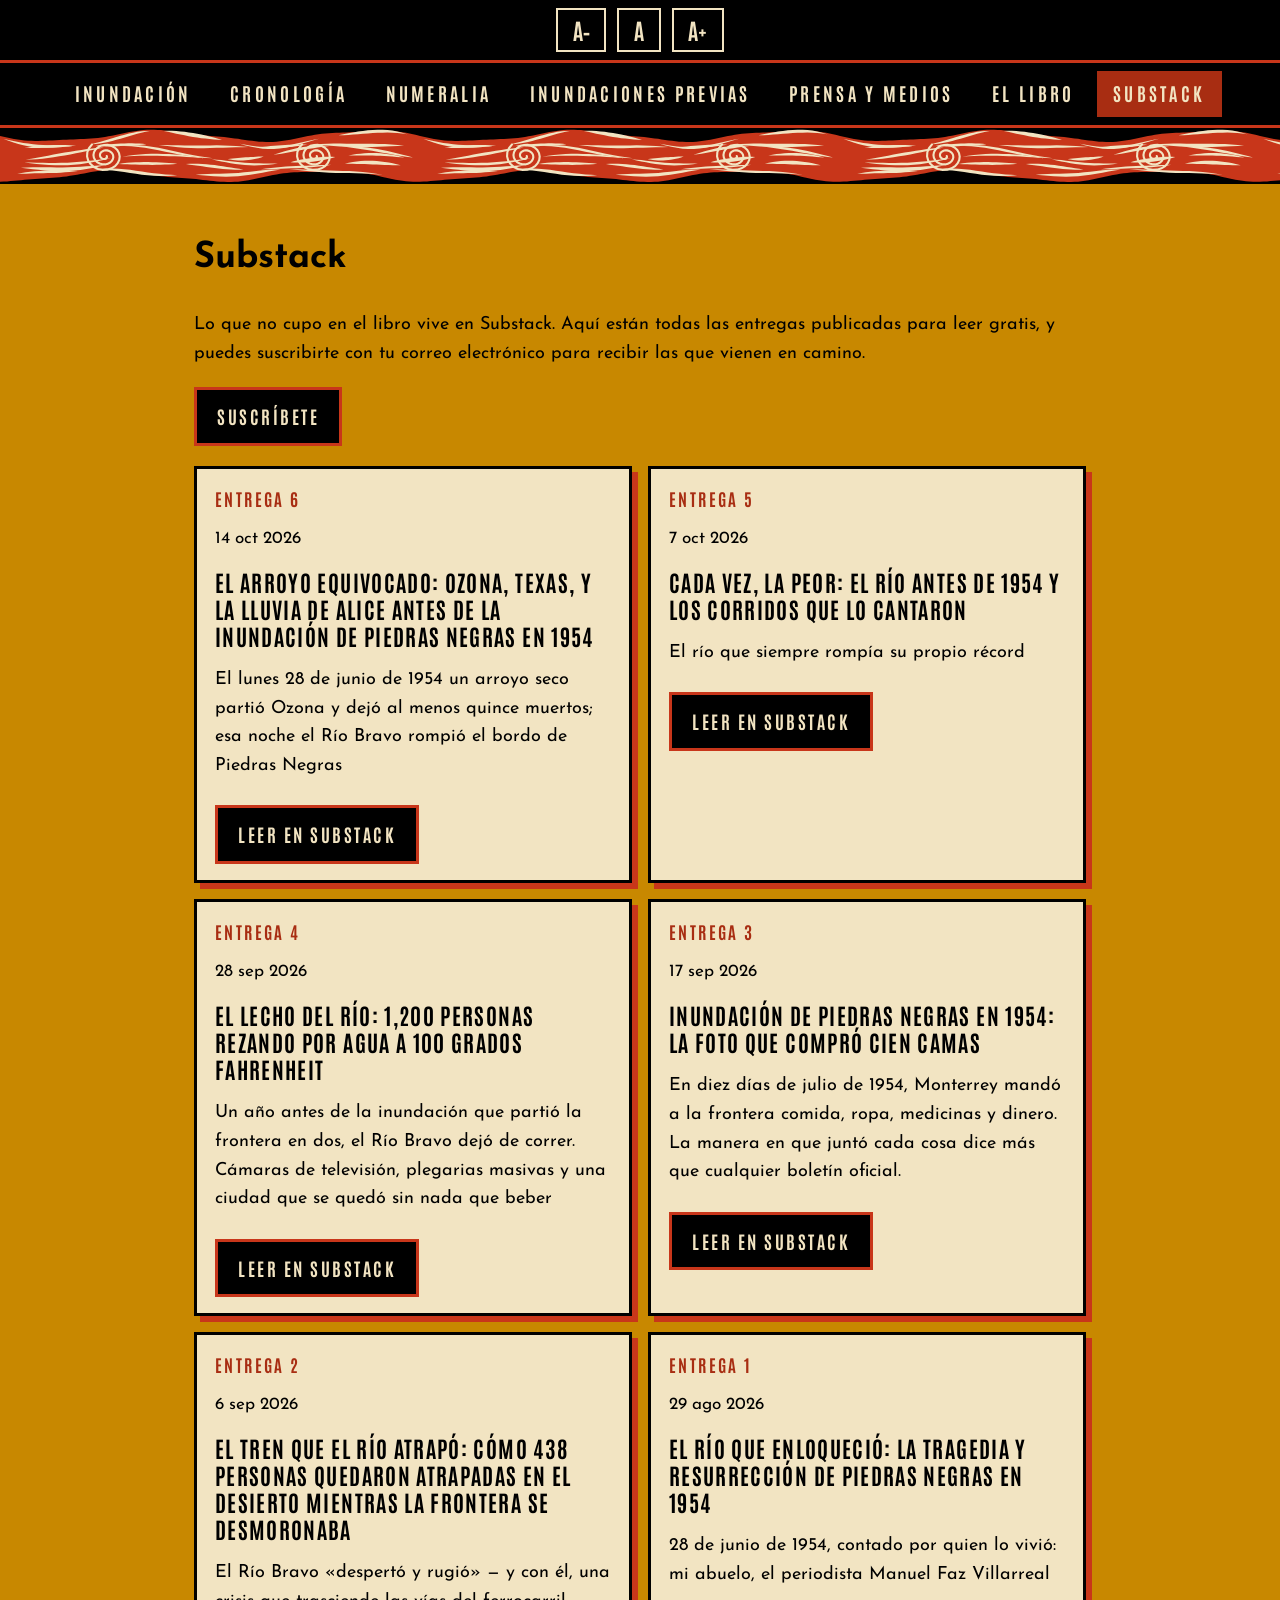
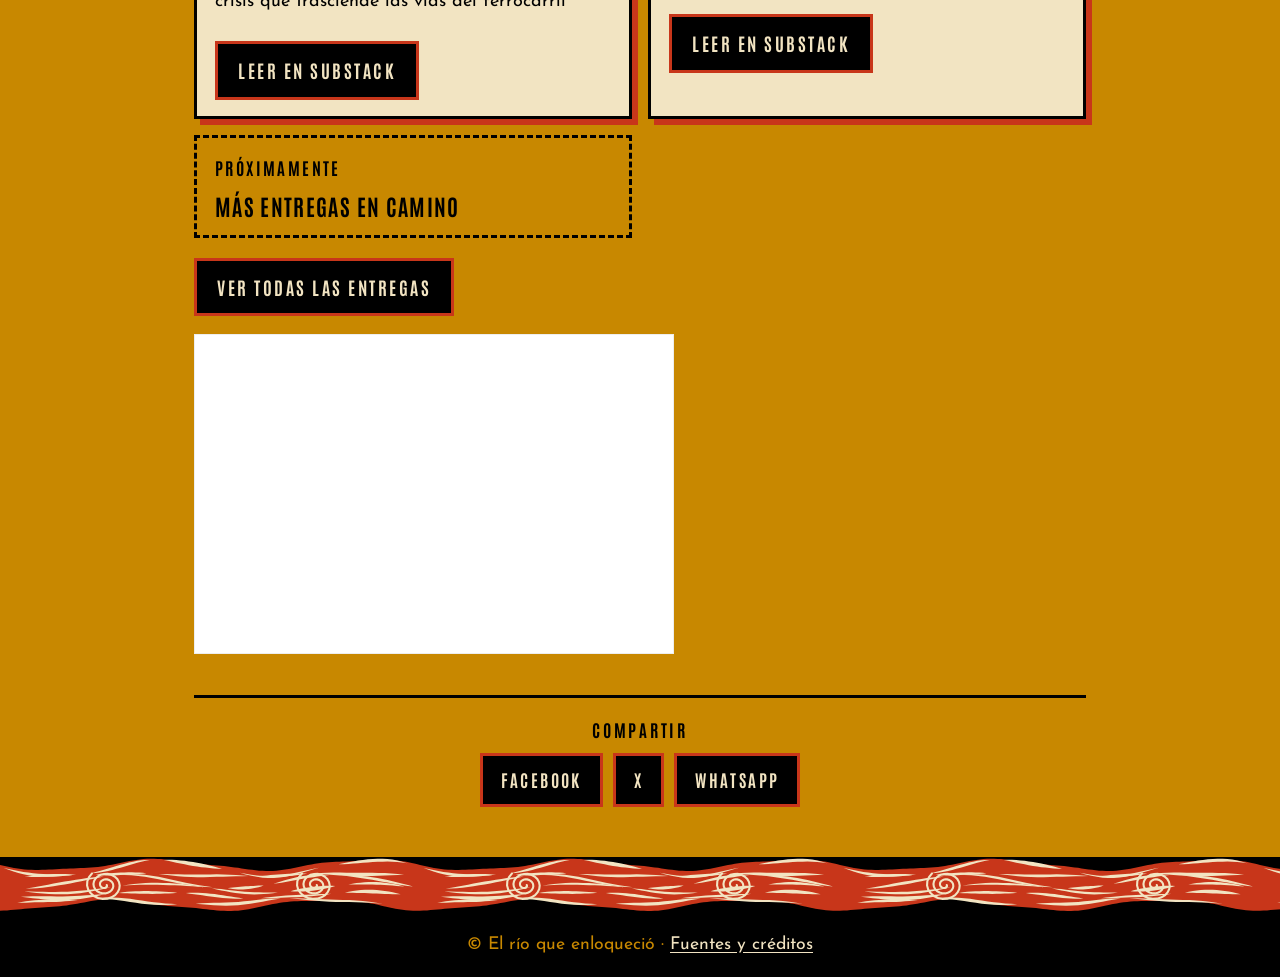
<file: substack.html>
<!doctype html>
<html lang="es">
<head>
<meta charset="utf-8">
<meta name="viewport" content="width=device-width,initial-scale=1">
<title>Substack: entregas de El río que enloqueció</title>
<meta name="description" content="Las entregas en Substack de El río que enloqueció: historias de la inundación de Piedras Negras de 1954 que no caben en el libro. Léelas y suscríbete.">
<link rel="canonical" href="https://matonfaz.github.io/el-rio-que-enloquecio/substack.html">
<meta property="og:type" content="website"><meta property="og:locale" content="es_MX"><meta property="og:site_name" content="El río que enloqueció"><meta property="og:title" content="Substack: entregas de El río que enloqueció"><meta property="og:description" content="Las entregas en Substack de El río que enloqueció: historias de la inundación de Piedras Negras de 1954 que no caben en el libro. Léelas y suscríbete."><meta property="og:url" content="https://matonfaz.github.io/el-rio-que-enloquecio/substack.html"><meta property="og:image" content="https://matonfaz.github.io/el-rio-que-enloquecio/portada-web.jpg"><meta property="og:image:alt" content="Portada de El río que enloqueció, de Manuel Faz: grabado en linóleo de una ola roja sobre fondo mostaza y negro">
<meta name="twitter:card" content="summary_large_image"><meta name="twitter:title" content="Substack: entregas de El río que enloqueció"><meta name="twitter:description" content="Las entregas en Substack de El río que enloqueció: historias de la inundación de Piedras Negras de 1954 que no caben en el libro. Léelas y suscríbete."><meta name="twitter:image" content="https://matonfaz.github.io/el-rio-que-enloquecio/portada-web.jpg"><meta name="twitter:image:alt" content="Portada de El río que enloqueció, de Manuel Faz: grabado en linóleo de una ola roja sobre fondo mostaza y negro">
<link rel="preconnect" href="https://fonts.googleapis.com"><link rel="preconnect" href="https://fonts.gstatic.com" crossorigin>
<link href="https://fonts.googleapis.com/css2?family=Antonio:wght@400;700&family=Josefin+Sans:wght@400;700&display=swap" rel="stylesheet">
<link rel="icon" href="data:image/svg+xml,%3Csvg xmlns=%27http://www.w3.org/2000/svg%27 viewBox=%270 0 10 10%27%3E%3Cpath d=%27M5 0L10 5L5 10L0 5Z%27 fill=%27%23C65A1E%27/%3E%3C/svg%3E">
<link rel="stylesheet" href="css/style.css">
<script src="js/letra.js"></script>
<script type="application/ld+json">{"@context": "https://schema.org", "@type": "CollectionPage", "name": "Substack: entregas de El río que enloqueció", "description": "Las entregas en Substack de El río que enloqueció: historias de la inundación de Piedras Negras de 1954 que no caben en el libro.", "url": "https://matonfaz.github.io/el-rio-que-enloquecio/substack.html", "inLanguage": "es-MX", "author": {"@type": "Person", "name": "Manuel Faz Nandín"}, "isPartOf": {"@type": "WebSite", "name": "El río que enloqueció", "url": "https://matonfaz.github.io/el-rio-que-enloquecio/"}}</script>
</head>
<body>
<nav class="menu" aria-label="Principal"><a href="inundacion-piedras-negras-1954.html">Inundación</a><a href="index.html">Cronología</a><a href="numeralia.html">Numeralia</a><a href="antes.html">Inundaciones previas</a><a href="canciones.html">Prensa y medios</a><a href="libro.html">El libro</a><a href="substack.html" aria-current="page">Substack</a></nav>
<div class="ondas"></div>
<main>
  <h1>Substack</h1>
  <p>Lo que no cupo en el libro vive en Substack. Aquí están todas las entregas publicadas para leer gratis, y puedes suscribirte con tu correo electrónico para recibir las que vienen en camino.</p>
  <div class="botones"><a class="boton" href="https://manuelfaznandin.substack.com/subscribe" target="_blank" rel="noopener">Suscríbete</a></div>
  <ol class="entregas" id="entregas">
    <li class="entrega"><span class="entrega-num">Entrega 6</span><time datetime="2026-10-14">14 oct 2026</time><h2>El arroyo equivocado: Ozona, Texas, y la lluvia de Alice antes de la inundación de Piedras Negras en 1954</h2><p class="entrega-sub">El lunes 28 de junio de 1954 un arroyo seco partió Ozona y dejó al menos quince muertos; esa noche el Río Bravo rompió el bordo de Piedras Negras</p><a class="boton" href="https://manuelfaznandin.substack.com/p/el-arroyo-equivocado-ozona-texas" target="_blank" rel="noopener">Leer en Substack</a></li>
    <li class="entrega"><span class="entrega-num">Entrega 5</span><time datetime="2026-10-07">7 oct 2026</time><h2>Cada vez, la peor: el río antes de 1954 y los corridos que lo cantaron</h2><p class="entrega-sub">El río que siempre rompía su propio récord</p><a class="boton" href="https://manuelfaznandin.substack.com/p/cada-vez-la-peor-el-rio-antes-de" target="_blank" rel="noopener">Leer en Substack</a></li>
    <li class="entrega"><span class="entrega-num">Entrega 4</span><time datetime="2026-09-28">28 sep 2026</time><h2>El lecho del río: 1,200 personas rezando por agua a 100 grados Fahrenheit</h2><p class="entrega-sub">Un año antes de la inundación que partió la frontera en dos, el Río Bravo dejó de correr. Cámaras de televisión, plegarias masivas y una ciudad que se quedó sin nada que beber</p><a class="boton" href="https://manuelfaznandin.substack.com/p/el-lecho-del-rio-1200-personas-rezando" target="_blank" rel="noopener">Leer en Substack</a></li>
    <li class="entrega"><span class="entrega-num">Entrega 3</span><time datetime="2026-09-17">17 sep 2026</time><h2>Inundación de Piedras Negras en 1954: la foto que compró cien camas</h2><p class="entrega-sub">En diez días de julio de 1954, Monterrey mandó a la frontera comida, ropa, medicinas y dinero. La manera en que juntó cada cosa dice más que cualquier boletín oficial.</p><a class="boton" href="https://manuelfaznandin.substack.com/p/inundacion-de-piedras-negras-1954" target="_blank" rel="noopener">Leer en Substack</a></li>
    <li class="entrega"><span class="entrega-num">Entrega 2</span><time datetime="2026-09-06">6 sep 2026</time><h2>El tren que el río atrapó: Cómo 438 personas quedaron atrapadas en el desierto mientras la frontera se desmoronaba</h2><p class="entrega-sub">El Río Bravo «despertó y rugió» — y con él, una crisis que trasciende las vías del ferrocarril</p><a class="boton" href="https://manuelfaznandin.substack.com/p/el-tren-que-el-rio-atrapo-como-438" target="_blank" rel="noopener">Leer en Substack</a></li>
    <li class="entrega"><span class="entrega-num">Entrega 1</span><time datetime="2026-08-29">29 ago 2026</time><h2>El río que enloqueció: La tragedia y resurrección de Piedras Negras en 1954</h2><p class="entrega-sub">28 de junio de 1954, contado por quien lo vivió: mi abuelo, el periodista Manuel Faz Villarreal</p><a class="boton" href="https://manuelfaznandin.substack.com/p/el-rio-que-enloquecio-la-tragedia-e1e" target="_blank" rel="noopener">Leer en Substack</a></li>
    <li class="entrega proximamente"><span class="entrega-num">Próximamente</span><h2>Más entregas en camino</h2></li>
  </ol>
  <div class="botones"><a class="boton" href="https://manuelfaznandin.substack.com/s/el-rio-que-enloquecio" target="_blank" rel="noopener">Ver todas las entregas</a></div>
  <div class="suscripcion"><iframe src="https://manuelfaznandin.substack.com/embed" title="Suscribirse a Substack" width="480" height="320" loading="lazy" style="border:1px solid #eee;background:#fff;max-width:100%" scrolling="no"></iframe></div>
</main>
<div class="ondas"></div>
<footer>© El río que enloqueció · <a href="fuentes.html">Fuentes y créditos</a></footer>
<script src="js/compartir.js"></script>
<!-- Cloudflare Web Analytics --><script type='module' src='https://static.cloudflareinsights.com/beacon.min.js' data-cf-beacon='{"token": "662d54eaece742d682d154d69804e19e"}'></script><!-- End Cloudflare Web Analytics -->
</body>
</html>
</file>
<file: css/style.css>
:root{
  --mostaza:#C88800; --negro:#000000; --crema:#F2E4C2; --rojo:#C8361A;
  --rojo-texto:#A82D12; /* rojo más oscuro para texto y fondos con texto: contraste ≥ 4.5:1 sobre crema */
  --barra:3.5rem; /* alto de la barra fija de tamaño de letra */
  --fuente-deco:"Antonio","Oswald","Arial Narrow",sans-serif;
  --fuente-titulo:"Antonio","Oswald","Arial Narrow",sans-serif;
  --fuente-texto:"Josefin Sans","Trebuchet MS",Arial,sans-serif;
}
*{box-sizing:border-box}
html{font-size:calc(112.5% * var(--escala,1));scroll-behavior:smooth;scroll-padding-top:calc(var(--barra) + 1rem)}
body{margin:0;background:var(--mostaza);color:var(--negro);font-family:var(--fuente-texto);font-size:1rem;line-height:1.6;padding-top:var(--barra)}
a{color:var(--negro);text-decoration:underline;text-underline-offset:.15em}
small{font-size:.95rem}
.ondas{height:56px;background:var(--negro)}
.ondas.fina{height:36px}
/* Las olas corren despacio hacia la izquierda: cada ciclo desplaza exactamente un mosaico (480/64 del alto), sin corte al repetirse.
   Ritmo de río con fuerza (~32 px/s). Se anima transform (no background-position) para que también se mueva en navegadores móviles. */
.ondas{--paso:420px;position:relative;overflow:hidden}
.ondas.fina{--paso:270px}
.ondas::before{content:"";position:absolute;top:0;bottom:0;left:0;width:calc(100% + var(--paso));background:url("ondas.svg") repeat-x 0 center/auto 56px;animation:rio 13s linear infinite;will-change:transform}
.ondas.fina::before{background-size:auto 36px;animation-duration:17s}
@keyframes rio{from{transform:translate3d(0,0,0)}to{transform:translate3d(calc(var(--paso) * -1),0,0)}}
@media (prefers-reduced-motion:reduce){.ondas::before,.ondas.fina::before{animation:none}}
nav.menu{position:static;background:var(--negro);display:flex;justify-content:center;gap:6px;flex-wrap:wrap;padding:8px 12px;border-bottom:3px solid var(--rojo)}
nav.menu a{color:var(--crema);text-decoration:none;font-family:var(--fuente-deco);font-weight:700;letter-spacing:.18em;text-transform:uppercase;padding:.45rem .9rem;font-size:1.02rem;text-decoration:none}
nav.menu a[aria-current=page]{background:var(--rojo-texto);color:var(--crema)}
header.portada{background:var(--negro);text-align:center;padding:26px 16px}
header.portada img{display:block;margin:0 auto;width:min(100%,340px);height:auto;border:3px solid var(--crema);box-shadow:8px 8px 0 var(--rojo)}
.solo-lectores{position:absolute;left:-9999px}
main{max-width:920px;margin:0 auto;padding:22px 14px 50px}
h2{font-family:var(--fuente-titulo);font-weight:700;text-transform:uppercase;letter-spacing:.06em;margin:.2em 0 .4em}
.intro{background:var(--negro);color:var(--crema);padding:14px 18px;border-left:6px solid var(--rojo);font-size:1.05rem}
.intro b{color:var(--crema)}
.controles{background:var(--negro);color:var(--crema);padding:14px;margin:18px 0;border-top:4px solid var(--rojo)}
.controles h3{font-family:var(--fuente-deco);letter-spacing:.2em;text-transform:uppercase;font-size:.95rem;color:var(--mostaza);margin:10px 0 6px}
.controles h3:first-child{margin-top:0}
.chips{display:flex;flex-wrap:wrap;gap:6px}
.chip,.controles select{font:inherit;font-size:1rem;cursor:pointer;border:1.5px solid var(--crema);background:transparent;color:var(--crema);padding:7px 11px;min-height:44px}
.chip small{opacity:1}
.chip[aria-pressed=true]{background:var(--crema);color:var(--negro);font-weight:700}
.chip.noche[aria-pressed=true]{background:var(--rojo-texto);border-color:var(--rojo-texto);color:var(--crema)}
.chip:disabled{opacity:.35;cursor:not-allowed}
.controles select{width:100%;max-width:100%;background:var(--negro);border-radius:0}
.estado{font-size:1rem;color:var(--crema);margin-top:10px}
.dia{font-family:var(--fuente-titulo);font-weight:700;font-size:clamp(1.3rem,5vw,1.8rem);background:var(--negro);color:var(--crema);padding:8px 14px;margin:28px 0 14px;border-bottom:4px solid var(--rojo);position:sticky;top:var(--barra);z-index:5}
.dia small{font-family:var(--fuente-deco);font-size:.85em;letter-spacing:.1em;color:var(--crema)}
ol.lista{list-style:none;margin:0;padding:0 0 0 22px;border-left:4px solid var(--negro);position:relative}
.ev{position:relative;background:var(--crema);border:2px solid var(--negro);margin:0 0 18px;padding:12px 14px 14px;box-shadow:5px 5px 0 var(--negro)}
.ev::before{content:"";position:absolute;left:-34px;top:16px;width:18px;height:18px;background:var(--rojo);border:3px solid var(--negro);transform:rotate(45deg)}
.ev.discrepancia{border-color:var(--rojo)}
.meta{display:flex;flex-wrap:wrap;gap:6px 10px;align-items:center;font-family:var(--fuente-deco);font-weight:700;font-size:1rem;letter-spacing:.06em}
.hora{background:var(--negro);color:var(--crema);padding:2px 9px}
.hora.sin{background:transparent;color:var(--negro);border:1px dashed var(--negro);font-weight:400}
.aprox{background:var(--rojo-texto);color:var(--crema);padding:2px 8px;text-transform:uppercase;font-size:.95rem;letter-spacing:.1em}
.lugar{color:var(--rojo-texto)}
.ev h4{font-family:var(--fuente-titulo);font-weight:700;font-size:1.45rem;letter-spacing:.03em;line-height:1.2;margin:.35em 0 .3em}
.ev p{margin:.5em 0}
.fuente{font-size:.98rem;border-top:1px solid rgba(20,17,13,.35);margin-top:8px;padding-top:6px}
.fuente b{font-family:var(--fuente-deco);letter-spacing:.1em;text-transform:uppercase;font-size:.95rem}
.archivo{font-size:.95rem;color:var(--negro);word-break:break-all}
.nota{margin-top:10px;background:var(--rojo-texto);color:var(--crema);padding:9px 12px;border-left:8px solid var(--negro);font-size:1.02rem}
.nota b{display:block;font-family:var(--fuente-deco);letter-spacing:.16em;text-transform:uppercase;font-size:.95rem;color:var(--crema)}
.vacio,.error{background:var(--negro);color:var(--crema);padding:18px;text-align:center}
.error{border:3px solid var(--rojo)}
.error input{margin-top:10px;color:var(--crema)}
/* noche */
.horas-nav{display:flex;flex-wrap:wrap;gap:6px;margin:8px 0 0}
.horas-nav a{min-width:52px;text-align:center;border:1.5px solid var(--crema);color:var(--crema);text-decoration:none;padding:6px 4px;font-size:.98rem}
.horas-nav a.con{background:var(--rojo-texto);border-color:var(--rojo-texto);color:var(--crema);font-weight:700}
.slot{display:grid;grid-template-columns:5.5rem minmax(0,1fr);gap:0 12px;margin-bottom:14px}
.slot>*,.ev{min-width:0}
.ev h4,.ev p,.fuente{overflow-wrap:break-word}
.slot .reloj{font-family:var(--fuente-titulo);font-weight:700;font-size:1.5rem;color:var(--negro);background:var(--crema);border:3px solid var(--negro);text-align:center;height:max-content;padding:6px 2px;position:sticky;top:calc(var(--barra) + 3.5rem)}
.slot .reloj small{display:block;font-family:var(--fuente-deco);font-size:.95rem;letter-spacing:.1em;text-transform:uppercase}
.slot .vacia{color:var(--negro);font-style:italic;padding:12px 4px;border-bottom:2px dotted rgba(20,17,13,.35)}
.slot .ev{margin-left:0}
.slot .ev::before{display:none}
.corte{font-family:var(--fuente-deco);font-weight:700;letter-spacing:.2em;text-transform:uppercase;text-align:center;background:var(--rojo-texto);color:var(--crema);padding:6px;margin:20px 0}
footer{background:var(--negro);color:var(--mostaza);text-align:center;padding:18px 12px;font-size:.98rem}
/* libro */
.panel{background:var(--crema);border:3px solid var(--negro);padding:20px;margin:20px 0;box-shadow:6px 6px 0 var(--negro)}
.panel h2{color:var(--rojo-texto)}
.relleno{background:var(--negro);color:var(--crema);padding:2px 8px;font-family:monospace;font-weight:700}
.botones{display:flex;flex-wrap:wrap;gap:12px;margin-top:12px}
.boton{font-size:1rem;text-decoration:none;display:inline-block;background:var(--negro);color:var(--crema);padding:12px 20px;text-decoration:none;font-family:var(--fuente-deco);font-weight:700;letter-spacing:.14em;text-transform:uppercase;border:3px solid var(--rojo)}
.boton:hover,.boton:focus{background:var(--rojo-texto);color:var(--crema)}
@media(max-width:560px){
  .slot{grid-template-columns:4.2rem minmax(0,1fr);gap:0 8px}
  .dia,.slot .reloj{position:static}
  ol.lista{padding-left:18px}
  .ev::before{left:-30px}
  .ev{box-shadow:3px 3px 0 var(--negro)}
}

.libro-cabecera{display:grid;gap:22px;align-items:start}
.libro-cabecera img{width:100%;max-width:420px;height:auto;border:3px solid var(--negro);box-shadow:8px 8px 0 var(--rojo);margin:0 auto}
@media(min-width:760px){.libro-cabecera{grid-template-columns:minmax(0,5fr) minmax(0,7fr)}}
.enlaces{margin:0;padding-left:1.2em}.enlaces li{margin:.5em 0;font-size:1.05rem}
/* Página de Substack */
ol.entregas{list-style:none;margin:20px 0;padding:0;display:grid;gap:16px}
@media(min-width:640px){ol.entregas{grid-template-columns:repeat(2,minmax(0,1fr))}}
.entrega{background:var(--crema);border:3px solid var(--negro);box-shadow:6px 6px 0 var(--rojo);padding:16px 18px;display:flex;flex-direction:column;gap:10px;align-items:flex-start}
.entrega h2{margin:0;color:var(--negro);font-size:1.25rem;line-height:1.2}
.entrega-num{font-family:var(--fuente-deco);font-weight:700;letter-spacing:.14em;text-transform:uppercase;font-size:.95rem;color:var(--rojo-texto)}
.entrega.proximamente .entrega-num{color:var(--negro)}
.entrega.proximamente{background:transparent;border-style:dashed;box-shadow:none;justify-content:center}
/* Compartir */
.compartir{margin:30px 0 0;padding-top:18px;border-top:3px solid var(--negro);text-align:center}
.compartir-t{display:block;font-family:var(--fuente-deco);font-weight:700;letter-spacing:.16em;text-transform:uppercase;font-size:.95rem;margin-bottom:10px}
.compartir-b{display:flex;flex-wrap:wrap;gap:10px;justify-content:center}
.compartir .boton{font-size:.95rem;padding:10px 18px;cursor:pointer}
/* Compartir una ficha */
.ficha-comp{margin-top:10px;background:none;border:2px solid var(--negro);color:var(--negro);font-family:var(--fuente-deco);font-weight:700;letter-spacing:.12em;text-transform:uppercase;font-size:.95rem;padding:6px 12px;cursor:pointer}
.ficha-comp:hover,.ficha-comp:focus{background:var(--negro);color:var(--crema)}
.ev.resaltada{outline:4px solid var(--rojo);outline-offset:3px}
/* El río en cifras */
.cifras{display:grid;gap:12px;margin:18px 0}
@media(min-width:700px){.cifras{grid-template-columns:repeat(4,minmax(0,1fr))}}
.cifra{background:var(--negro);color:var(--crema);padding:14px 14px 16px;border-bottom:4px solid var(--rojo)}
.cifra b{display:block;font-family:var(--fuente-titulo);font-size:1.7rem;line-height:1.1;letter-spacing:.02em;color:var(--mostaza)}
.cifra b small{font-size:1rem;font-weight:400}
.cifra span{display:block;margin-top:8px;font-size:1rem;line-height:1.6}
.desplegable{background:var(--crema);border:2px solid var(--negro);box-shadow:5px 5px 0 var(--negro);margin:0 0 16px}
.desplegable summary{cursor:pointer;padding:12px 14px;font-family:var(--fuente-deco);font-weight:700;letter-spacing:.1em;text-transform:uppercase;font-size:1.02rem}
.desplegable[open] summary{border-bottom:2px solid var(--negro)}
.desplegable-c{padding:6px 14px 16px}
.desplegable-c h3{font-family:var(--fuente-titulo);text-transform:uppercase;letter-spacing:.05em;margin:16px 0 6px;color:var(--rojo-texto)}
.mapa,.grafica{width:100%;height:auto;display:block;color:var(--negro)}
.mapa .ciudad,.grafica .ciudad{font-family:var(--fuente-titulo);letter-spacing:.03em}
.nota-fig{font-size:.95rem;margin:6px 0 0}
.cifras-muertos{display:grid;grid-template-columns:max-content 1fr;gap:10px 14px;margin:12px 0}
.cifras-muertos dt{font-family:var(--fuente-titulo);font-size:1.25rem;color:var(--rojo-texto);max-width:9em}
.cifras-muertos dd{margin:0}
@media(max-width:560px){.cifras-muertos{grid-template-columns:1fr}.cifras-muertos dd{margin-bottom:6px}}
footer a{color:var(--crema)}
.suscripcion{margin:18px 0 0}
.fuentes-lista{padding-left:1.1em}
.fuentes-lista li{margin:.5em 0}
.fig-scroll{overflow-x:auto;-webkit-overflow-scrolling:touch}
.fig-scroll svg{min-width:48rem}
#mapa-svg{min-width:21rem}
.desliza{display:none;font-size:.95rem;margin:0 0 4px}
@media(max-width:600px){.desliza{display:block}}
/* Mapa interactivo */
.creciente{display:grid;gap:8px;margin:8px 0 14px}
.creciente label{font-family:var(--fuente-deco);font-weight:700;letter-spacing:.1em;text-transform:uppercase;font-size:.95rem}
.creciente input[type=range]{width:100%;accent-color:var(--rojo)}
.creciente .ficha-comp{justify-self:start;margin-top:0}
.creciente-t{margin:0;min-height:3em;font-weight:700}
.mapa-i{display:grid;gap:14px}
@media(min-width:760px){.mapa-i{grid-template-columns:minmax(0,5fr) minmax(0,6fr);align-items:start}}
#mapa-svg{width:100%;max-height:640px;height:auto;display:block;background:rgba(0,0,0,.05);color:var(--negro)}
#mapa-svg .mp{cursor:pointer;outline:none}
#mapa-svg .mp.sel .mp-c,#mapa-svg .mp:focus .mp-c{fill:var(--rojo);stroke:var(--negro)}
#mapa-svg .ciudad{font-family:var(--fuente-titulo);letter-spacing:.03em}
.mapa-i-panel h3{margin:0 0 6px;color:var(--rojo-texto)}
.mapa-i-panel h4{margin:14px 0 4px;font-family:var(--fuente-deco);letter-spacing:.1em;text-transform:uppercase;font-size:.95rem}
.mapa-hechos,.mapa-fichas{margin:0;padding-left:1.1em}
.mapa-hechos li,.mapa-fichas li{margin:.5em 0}
/* Sobre el autor */
.autor{display:grid;gap:18px;align-items:start}
@media(min-width:600px){.autor{grid-template-columns:200px 1fr}}
.autor img{width:100%;max-width:240px;height:auto;aspect-ratio:2/3;object-fit:cover;border:3px solid var(--negro);box-shadow:6px 6px 0 var(--rojo);margin:0 auto}
.autor h2{margin-top:0}
/* Centrado de la introducción y de las cifras */
.intro{text-align:center}
.cifra{text-align:center}
.enlace-antes{text-align:center;margin:0 0 16px;font-family:var(--fuente-deco);font-weight:700;letter-spacing:.06em}
.enlace-antes a{color:var(--negro)}
.volver{margin-top:24px}
/* Resumen, contexto y menú de ficha */
.resumen{background:var(--crema);border:2px solid var(--negro);box-shadow:5px 5px 0 var(--negro);padding:6px 18px 16px;margin:0 0 16px;text-align:center}
.resumen h2{color:var(--rojo-texto);margin:.5em 0 .3em}
.resumen p{margin:.4em 0;text-align:left}
.resumen .empieza{text-align:center;margin:14px 0 0}
.resumen .empieza .boton{cursor:pointer}
.contexto{text-align:center;margin:0 0 16px}
.contexto a{font-weight:700}
.centrado{justify-content:center}
.etiq{display:inline-block;font-family:var(--fuente-deco);font-weight:700;font-size:.95rem;letter-spacing:.1em;text-transform:uppercase;background:var(--negro);color:var(--crema);padding:2px 6px;margin-left:6px;vertical-align:middle}
.cifras-muertos dt{display:block}
.ficha-menu{margin-top:10px}
.ficha-menu summary{cursor:pointer;display:inline-block;border:2px solid var(--negro);padding:6px 12px;font-family:var(--fuente-deco);font-weight:700;letter-spacing:.12em;text-transform:uppercase;font-size:.95rem}
.ficha-menu[open] summary{background:var(--negro);color:var(--crema)}
.ficha-menu-c{display:flex;flex-wrap:wrap;gap:8px;margin-top:8px}
.ficha-menu-c .ficha-comp{margin-top:0}
.entrega time{display:block;margin:.15rem 0 .3rem;font-size:.95rem}
.entrega .entrega-sub{margin:.4rem 0 .8rem;font-size:1rem;line-height:1.6}
.canciones-sec{margin:28px 0}
.canciones-lista{list-style:none;margin:16px 0;padding:0;display:grid;gap:20px}
@media(min-width:900px){.canciones-lista{grid-template-columns:repeat(2,minmax(0,1fr))}}
.cancion{background:var(--crema);color:var(--negro);border:3px solid var(--negro);box-shadow:6px 6px 0 var(--rojo);padding:16px 18px;display:flex;flex-direction:column;gap:12px;align-items:flex-start;min-width:0}
.cancion h3{margin:0;font-family:var(--fuente-titulo);font-size:1.35rem;line-height:1.2}
.cancion-datos{margin:0;width:100%}
.cancion-datos div{display:flex;flex-wrap:wrap;gap:2px 8px;margin:3px 0}
.cancion-datos dt{font-family:var(--fuente-deco);font-weight:700;letter-spacing:.1em;text-transform:uppercase;font-size:.95rem;color:var(--rojo-texto)}
.cancion-datos dd{margin:0;font-size:1rem}
.cancion-nota-matriz,.cancion-credito{margin:0;font-size:.95rem;line-height:1.6}
.cancion-nota{margin:0;font-size:1rem;line-height:1.6}
.video{position:relative;width:100%;aspect-ratio:16/9;background:#000}
.video iframe{position:absolute;inset:0;width:100%;height:100%;border:0}
.canciones-pie{margin:24px 0;text-align:center;font-size:1rem}
.canciones-intro{margin:16px 0 8px;max-width:46rem}
.canciones-intro p{margin:0 0 1em}
.solo-lector{position:absolute;width:1px;height:1px;overflow:hidden;clip:rect(0 0 0 0);white-space:nowrap}
.seccion-muertos{margin:24px 0}
.tabla-cifras{width:100%;min-width:35rem;border-collapse:collapse;background:var(--crema);color:var(--negro);border:3px solid var(--negro);font-size:1rem;line-height:1.6}
.tabla-cifras th,.tabla-cifras td{padding:10px 12px;border:1px solid var(--negro);text-align:left;vertical-align:top}
.tabla-cifras thead th{background:var(--negro);color:var(--crema);font-family:var(--fuente-deco);letter-spacing:.1em;text-transform:uppercase;font-size:.95rem}
.tabla-cifras tbody th{font-weight:700}
.faq{margin:24px 0}
.faq-item{background:var(--crema);color:var(--negro);border:3px solid var(--negro);box-shadow:5px 5px 0 var(--rojo);padding:12px 18px;margin:0 0 16px}
.faq-item a{color:var(--rojo-texto)}
.faq-item h3{margin:0 0 .3em;font-family:var(--fuente-titulo);font-size:1.2rem}
.faq-item p{margin:0}
@media(max-width:640px){
.seccion-muertos .fig-scroll{overflow:visible}
.tabla-cifras{min-width:0;border:0;background:transparent}
.tabla-cifras thead{position:absolute;width:1px;height:1px;overflow:hidden;clip:rect(0 0 0 0)}
.tabla-cifras,.tabla-cifras tbody,.tabla-cifras tr,.tabla-cifras th,.tabla-cifras td{display:block;width:100%}
.tabla-cifras tr{background:var(--crema);border:3px solid var(--negro);box-shadow:5px 5px 0 var(--rojo);margin:0 0 16px;padding:6px 0}
.tabla-cifras th,.tabla-cifras td{border:0;padding:5px 14px}
.tabla-cifras td::before{content:attr(data-label);display:block;font-family:var(--fuente-deco);font-weight:700;letter-spacing:.1em;text-transform:uppercase;font-size:.95rem;color:var(--rojo-texto)}
}
/* NUMERALIA */
.num-intro{max-width:46rem;margin:0 0 8px}
.num-intro p{margin:0 0 1em}
.num-fig{background:var(--crema);color:var(--negro);border:3px solid var(--negro);box-shadow:6px 6px 0 var(--rojo);padding:18px;margin:28px 0}
.num-fig h2{color:var(--rojo-texto);margin:.1em 0 .3em}
.num-lead{margin:0 0 14px}
.num-svg{width:100%;min-width:0}
.num-svg svg{display:block;max-width:100%;overflow:visible}
.num-fuente{font-size:.95rem;margin:12px 0 0}
.num-lista{margin:8px 0;padding-left:1.2em}
.num-lista li{margin:0 0 .6em}
.num-sub{color:var(--rojo-texto);margin:1.6em 0 .3em}
.num-lista-libro{list-style:none;margin:8px 0;padding:0}
.num-lista-libro li{margin:0 0 1em}
.num-dato-t{display:block;font-weight:700}
.num-svg .a-fade{opacity:0;transition:opacity .9s ease-in-out var(--d,0s)}
.num-svg .a-bar{transform-box:fill-box;transform-origin:0 50%;transform:scaleX(0);transition:transform 1.6s ease-in-out var(--d,0s)}
.num-svg .a-dash{stroke-dasharray:var(--len);stroke-dashoffset:var(--len);transition:stroke-dashoffset var(--dur,2s) ease-in-out var(--d,0s)}
.num-svg svg.in .a-fade{opacity:1}
.num-svg svg.in .a-bar{transform:none}
.num-svg svg.in .a-dash{stroke-dashoffset:0}
@media(prefers-reduced-motion:reduce){.num-svg .a-fade,.num-svg .a-bar,.num-svg .a-dash{transition:none}}
@media(max-width:520px){nav.menu{gap:2px;padding:6px 6px}nav.menu a{padding:5px 7px;font-size:.95rem;letter-spacing:.09em}}
.num-nota{font-size:.95rem}
.num-svg a.enlace-ficha{fill:var(--rojo-texto);text-decoration:underline;cursor:pointer}
.num-svg a.enlace-ficha:hover,.num-svg a.enlace-ficha:focus{fill:var(--negro)}
.num-fuente a{color:var(--rojo-texto)}
.num-notas{margin:12px 0 0;padding-left:1.2em;font-size:.95rem}
.num-notas li{margin:0 0 .4em}
.num-svg .num-pto{cursor:pointer}
.num-svg .num-aro{opacity:0}
.num-svg .num-pto.sel .num-aro{opacity:1}
.num-tarjeta{margin:14px 0;padding:12px 14px;border:2px solid var(--negro);background:rgba(0,0,0,.05)}
.num-tarjeta h3{margin:0 0 .3em;font-family:var(--fuente-titulo);font-size:1.2rem}
.num-tarjeta p{margin:0 0 .5em}
.num-tarjeta-h{font-weight:700}
.num-tarjeta-f{font-size:.95rem}
.num-tarjeta a{color:var(--rojo-texto)}
.num-aviso{margin:14px 0;font-weight:700}
.num-lista-t{margin:18px 0 8px;font-family:var(--fuente-titulo);font-size:1.1rem}
.num-lista9{list-style:none;margin:0 0 12px;padding:0}
.num-lista9 li{margin:0 0 6px}
.num-pto-btn{width:100%;text-align:left;font:inherit;font-size:.95rem;line-height:1.6;padding:8px 10px;border:1px solid var(--negro);background:transparent;color:var(--negro);cursor:pointer}
.num-pto-btn[aria-pressed=true]{background:var(--negro);color:var(--crema)}
.num-sr{position:absolute;width:1px;height:1px;margin:-1px;padding:0;overflow:hidden;clip:rect(0,0,0,0);white-space:nowrap;border:0}
.num-fuentes{margin:12px 0 0;border:2px solid var(--negro);background:rgba(0,0,0,.05)}
.num-fuentes summary{cursor:pointer;padding:10px 12px;font-weight:700;font-size:.95rem}
.num-fuentes summary:focus-visible{outline:3px solid var(--rojo);outline-offset:2px}
.num-fuentes-lista{margin:0;padding:4px 12px 12px 2.2em;font-size:.95rem;line-height:1.6}
.num-fuentes-lista li{margin:0 0 .5em;overflow-wrap:anywhere}
.num-fuentes-lista a{color:var(--rojo-texto)}
/* Barra fija de tamaño de letra (js/letra.js) */
.letra-bar{position:fixed;top:0;left:0;right:0;height:var(--barra);z-index:50;display:flex;align-items:center;justify-content:center;gap:.6rem;background:var(--negro);border-bottom:3px solid var(--rojo);padding:0 .5rem}
.letra-bar button{font:inherit;font-family:var(--fuente-deco);font-weight:700;font-size:1.25rem;line-height:1;min-width:44px;min-height:44px;padding:.3rem .8rem;border:2px solid var(--crema);background:transparent;color:var(--crema);cursor:pointer}
.letra-bar button:hover{background:var(--crema);color:var(--negro)}
.letra-bar button:focus-visible{outline:3px solid var(--crema);outline-offset:2px;background:var(--crema);color:var(--negro)}
.grafica text{paint-order:stroke fill;stroke:var(--crema);stroke-width:3px;stroke-linejoin:round}
</file>
